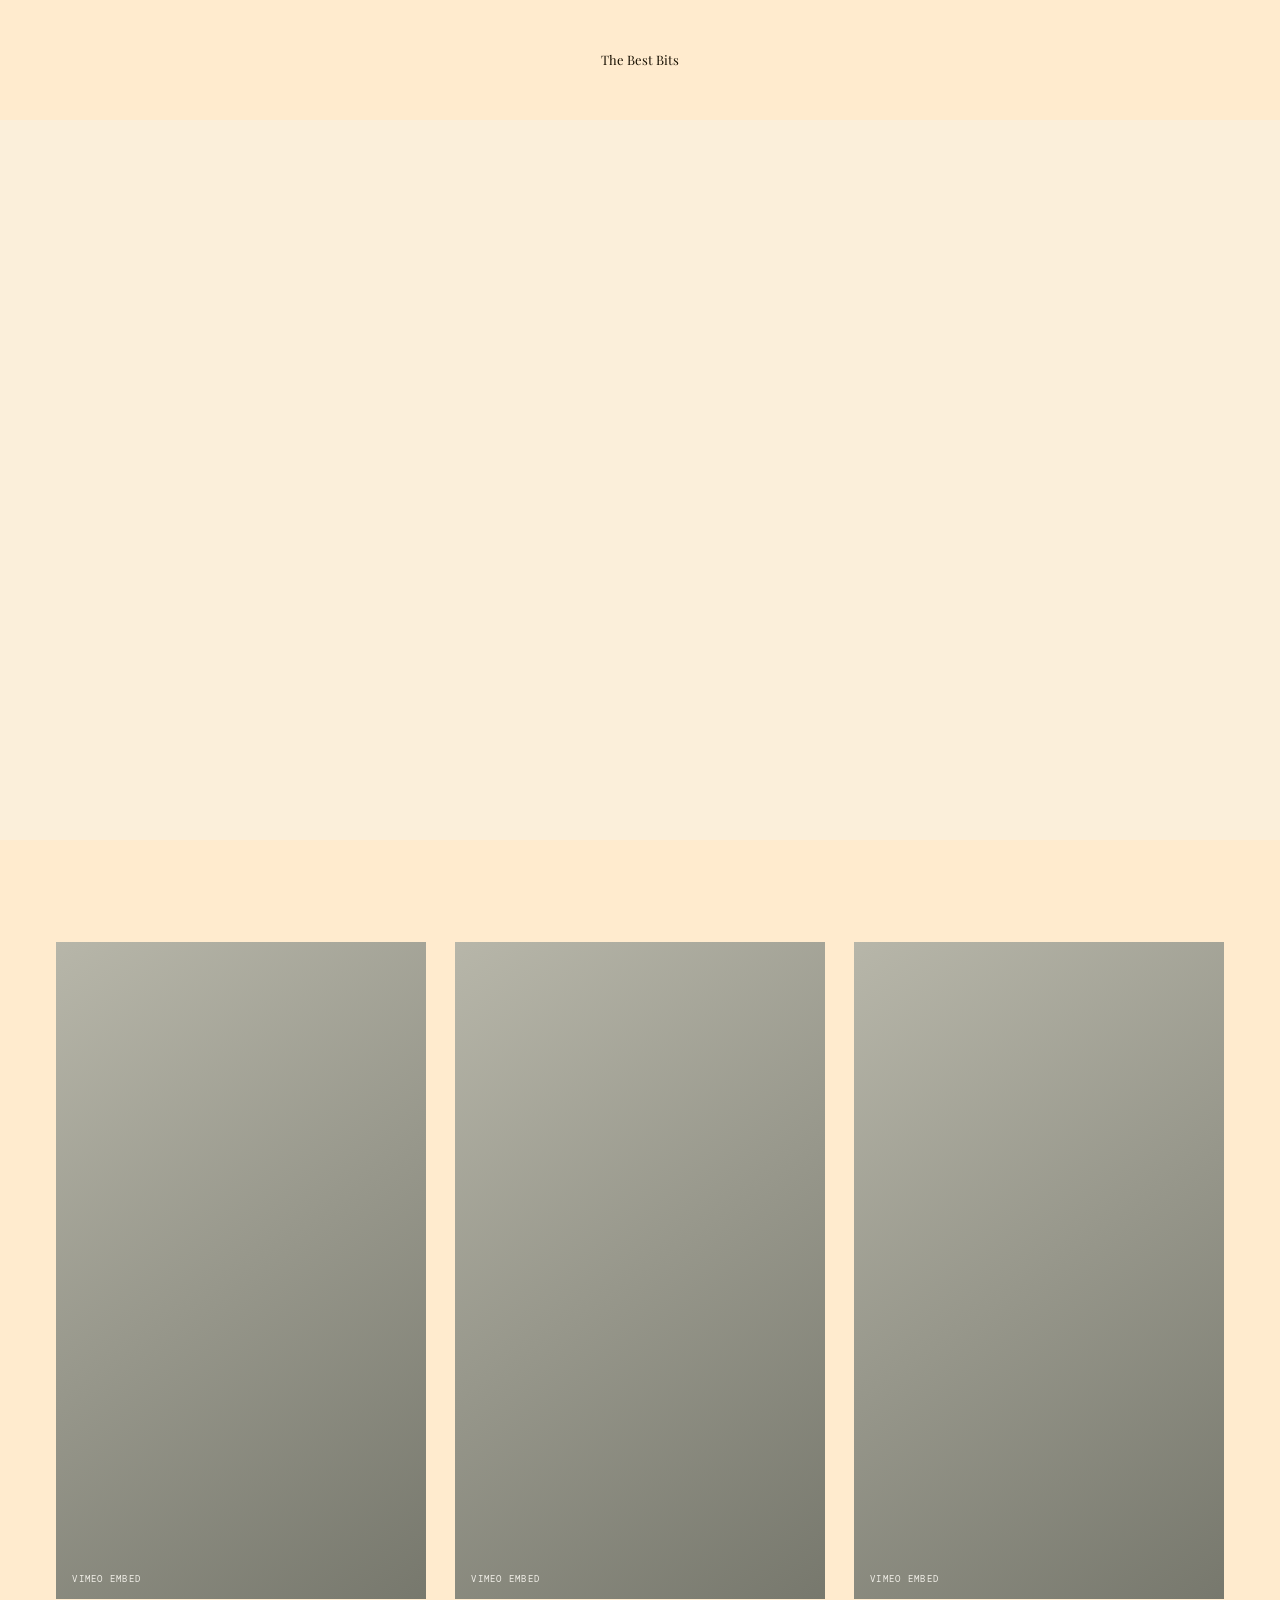
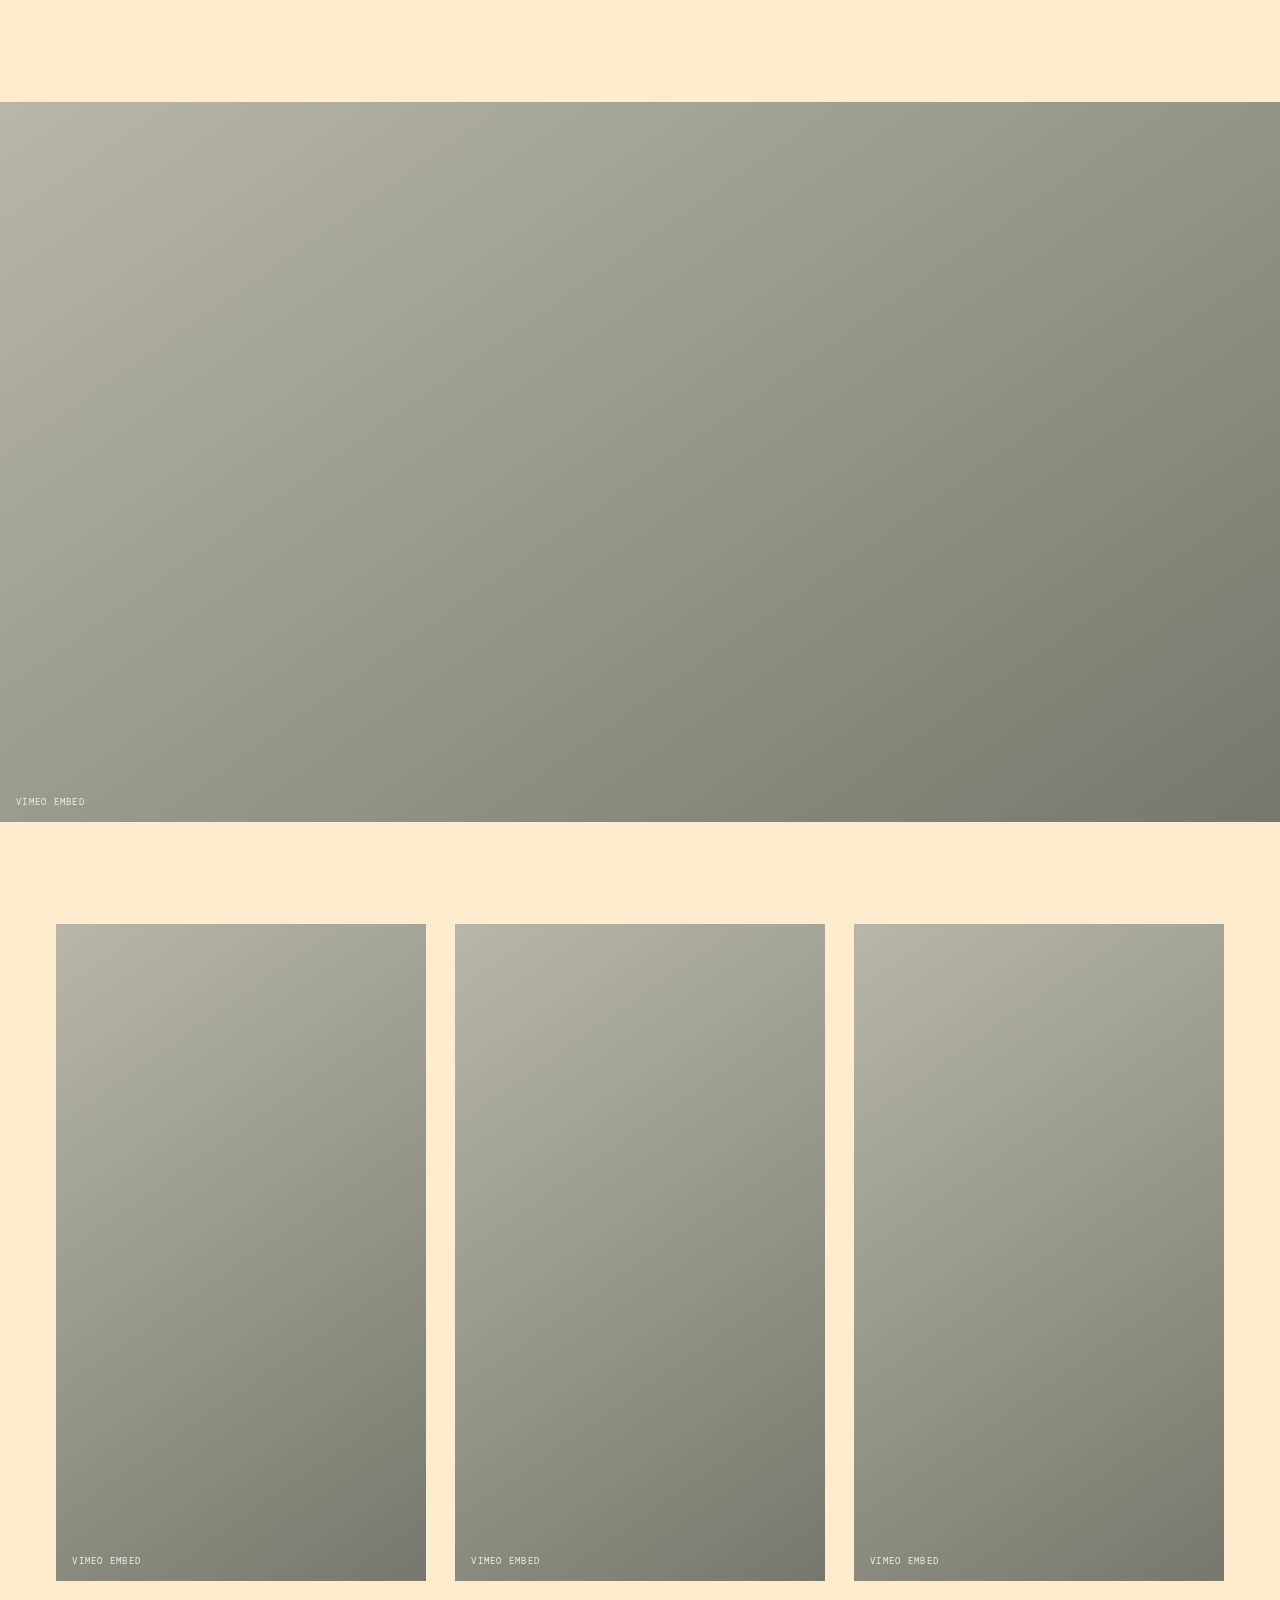
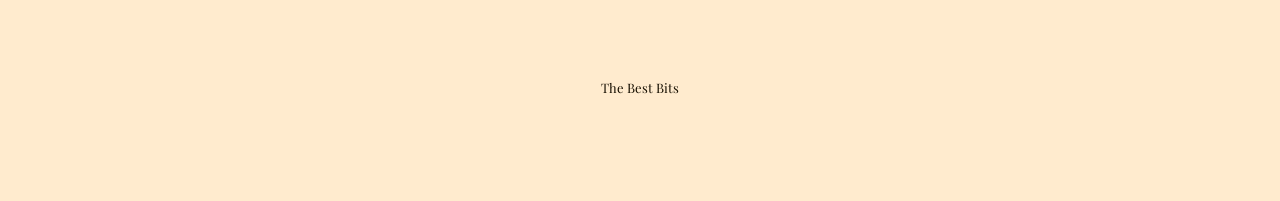
<file: claredeboer.html>
<!DOCTYPE html>
<html lang="en">
<head>
  <meta charset="utf-8">
  <meta name="viewport" content="width=device-width, initial-scale=1">
  <meta name="theme-color" content="#e9e6de">

  <title>The Best Bits</title>

  <meta name="description" content="Stissing House Craft Feast — celebrating food, craft, and the Stissing House experience.">

  <meta property="og:type" content="website">
  <meta property="og:site_name" content="Home Pictures">
  <meta property="og:title" content="The Best Bits">
  <meta property="og:description" content="Films celebrating food, craft, and the Stissing House experience.">
  <meta property="og:url" content="https://www.adollshousepictures.com/claredeboer.html">
  <meta property="og:image" content="https://www.adollshousepictures.com/claredeboer/share-image.jpg">
  <meta property="og:image:width" content="1200">
  <meta property="og:image:height" content="630">

  <meta name="twitter:card" content="summary_large_image">
  <meta name="twitter:title" content="Stissing House Craft Feast">
  <meta name="twitter:description" content="Films celebrating food, craft, and the Stissing House experience.">
  <meta name="twitter:image" content="https://www.adollshousepictures.com/claredeboer/share-image.jpg">

  <link rel="preconnect" href="https://player.vimeo.com">

  <link href="https://fonts.googleapis.com/css2?family=DM+Mono:wght@400;500&family=Manrope:wght@400;500;600&family=Playfair+Display:ital,wght@0,400;0,500;1,400;1,500&display=swap" rel="stylesheet">

  <style>
    :root {
      --paper: #ffebce;
      --ink: #181002;
      --muted: #77756d;
      --rule: rgba(23, 23, 20, 0.25);
      --gutter: clamp(18px, 4.4vw, 72px);
    }

    * {
      box-sizing: border-box;
    }

    html {
      scroll-behavior: smooth;
    }

    body {
      min-height: 100vh;
      margin: 0;
      display: flex;
      flex-direction: column;
      background: var(--paper);
      color: var(--ink);
      font-family: Manrope, Arial, sans-serif;
    }

    a {
      color: inherit;
      text-decoration: none;
    }

    .site-header {
      height: 120px;
      min-height: 120px;
      display: flex;
      align-items: center;
      justify-content: center;
      padding: 20px var(--gutter);
    }

    .site-title {
      color: var(--ink);
      font-family: "Playfair Display", Georgia, serif;
      font-size: 13px;
      font-weight: 100;
      line-height: 1.1;
      text-align: center;
    }

    .site-header img,
    footer img {
      display: block;
      width: 120px;
      max-width: 34vw;
      height: auto;
      border: 0;
      outline: 0;
      box-shadow: none;
    }

    .mono,
    .eyebrow,
    .meta,
    .nav {
      font-family: "DM Mono", monospace;
      font-size: 10px;
      letter-spacing: 0.12em;
      text-transform: uppercase;
    }

    .world-nav {
      display: flex;
      justify-content: center;
      align-items: center;
      flex-wrap: wrap;
      gap: clamp(24px, 5vw, 72px);
      padding: 0 var(--gutter) 32px;
      color: var(--muted);
    }

    .world-nav a {
      position: relative;
      padding: 8px 0;
      font-family: "DM Mono", monospace;
      font-size: 10px;
      letter-spacing: 0.12em;
      text-transform: uppercase;
      transition: color 180ms ease;
    }

    .world-nav a:hover,
    .world-nav a[aria-current="page"] {
      color: #151515;
    }

    .world-nav a[aria-current="page"]::after {
      position: absolute;
      right: 0;
      bottom: 2px;
      left: 0;
      height: 1px;
      background: currentColor;
      content: "";
    }

    .world-nav a:focus-visible {
      outline: 1px solid currentColor;
      outline-offset: 5px;
    }

    main {
      flex: 0 0 auto;
      width: 100%;
      padding: 0 var(--gutter);
    }

    .edition {
      display: flex;
      justify-content: space-between;
      gap: 20px;
      padding: 14px 0 38px;
      color: var(--muted);
    }

    .sequence {
      display: flex;
      flex-direction: column;
      gap: clamp(56px, 8vw, 120px);
    }

    .feature {
      width: 100vw;
      min-width: 0;
      margin-left: calc(50% - 50vw);
    }

    .frame {
      position: relative;
      width: 100%;
      overflow: hidden;
      aspect-ratio: 16 / 9;
      background: #fbefda;
    }

    .frame iframe {
      position: absolute;
      inset: 0;
      display: block;
      width: 100%;
      height: 100%;
      border: 0;
    }

    .video-click-layer {
      position: absolute;
      z-index: 2;
      inset: 0;
      width: 100%;
      height: 100%;
      border: 0;
      padding: 0;
      background: transparent;
      cursor: pointer;
    }

    .video-click-layer:focus,
    .video-click-layer:focus-visible,
    .frame,
    .frame iframe {
      outline: none !important;
      border: 0 !important;
      box-shadow: none !important;
    }

    .placeholder {
      position: absolute;
      inset: 0;
      display: flex;
      align-items: center;
      justify-content: center;
      background: linear-gradient(145deg, #b7b6a9, #77786d);
      color: #f2f0e9;
      font: italic clamp(22px, 4vw, 48px) "Playfair Display", Georgia, serif;
    }

    .placeholder::after {
      position: absolute;
      bottom: 14px;
      left: 16px;
      content: "VIMEO EMBED";
      font: 9px "DM Mono", monospace;
      letter-spacing: 0.14em;
    }

    .caption {
      display: flex;
      justify-content: space-between;
      align-items: baseline;
      gap: 18px;
      margin-top: 10px;
      padding-top: 12px;
    }

    .feature .caption {
      margin-inline: var(--gutter);
    }

    .caption h2 {
      margin: 0;
      font: 400 clamp(19px, 2.5vw, 31px) / 1.1 "Playfair Display", Georgia, serif;
    }

    .meta {
      color: var(--muted);
      font-size: 9px;
      white-space: nowrap;
    }

    .vertical-section {
      display: grid;
      grid-template-columns: repeat(3, minmax(0, 1fr));
      align-items: start;
      gap: clamp(14px, 2.3vw, 34px);
    }

    .vertical-section.two {
      grid-template-columns: repeat(2, minmax(0, 1fr));
      width: min(100%, 1000px);
      margin-inline: auto;
      gap: clamp(20px, 4vw, 64px);
    }

    .vertical .frame {
      width: auto;
      height: min(calc(100svh - 80px), calc((100vw - 2 * var(--gutter) - 2 * clamp(14px, 2.3vw, 34px)) / 3 * 1.7778));
      max-height: calc(100vh - 80px);
      aspect-ratio: 9 / 16;
      justify-self: center;
      border: 0;
      outline: none;
      box-shadow: none;
    }

    .section-head {
      display: flex;
      justify-content: space-between;
      align-items: baseline;
      gap: 20px;
      margin-bottom: 25px;
      padding-top: 12px;
      color: var(--muted);
    }

    .section-head .label {
      font: 10px "DM Mono", monospace;
      letter-spacing: 0.12em;
      text-transform: uppercase;
    }

    .section-head .note {
      color: var(--ink);
      font: italic 17px "Playfair Display", Georgia, serif;
    }

    .vertical .caption h2 {
      font-size: clamp(16px, 1.8vw, 24px);
    }

    /* Custom Vimeo controls */

    .player-ui {
      position: absolute;
      z-index: 5;
      inset: 0;
      display: flex;
      flex-direction: column;
      justify-content: flex-end;
      padding: 14px 16px;
      color: #f2f0e9;
      opacity: 0;
      pointer-events: none;
      background: transparent;
      transition: opacity 180ms ease;
    }

    .frame:hover .player-ui,
    .frame:focus-within .player-ui,
    .frame.is-paused .player-ui {
      opacity: 1;
    }

    .player-controls {
      display: flex;
      align-items: center;
      gap: 13px;
      width: 100%;
      pointer-events: auto;
    }

    .player-button {
      display: grid;
      place-items: center;
      flex: 0 0 28px;
      width: 28px;
      height: 28px;
      padding: 0;
      border: 0;
      background: transparent;
      color: inherit;
      cursor: pointer;
    }

    .player-button svg {
      display: block;
      width: 17px;
      height: 17px;
      fill: none;
      stroke: currentColor;
      stroke-width: 1.4;
      stroke-linecap: square;
      stroke-linejoin: miter;
    }

    .player-time {
      font: 9px "DM Mono", monospace;
      white-space: nowrap;
      letter-spacing: 0.04em;
      font-variant-numeric: tabular-nums;
    }

    .player-progress {
      position: relative;
      display: flex;
      flex: 1;
      align-items: center;
      height: 24px;
      min-width: 20px;
      cursor: pointer;
      touch-action: pan-y;
    }

    .player-track {
      position: relative;
      width: 100%;
      height: 1px;
      background: rgba(242, 240, 233, 0.45);
    }

    .player-played {
      position: absolute;
      inset: 0 auto 0 0;
      width: 0%;
      background: #f2f0e9;
    }

    .player-thumb {
      position: absolute;
      top: 50%;
      left: 0%;
      width: 5px;
      height: 5px;
      border-radius: 50%;
      background: #f2f0e9;
      transform: translate(-50%, -50%);
    }

    .player-button:hover {
      opacity: 0.65;
    }

    .player-button:focus-visible,
    .player-progress:focus-visible,
    .volume-slider:focus-visible {
      outline: 1px solid currentColor;
      outline-offset: 4px;
    }

    /* Volume control */

    .volume-control {
      display: flex;
      align-items: center;
      gap: 7px;
      flex: 0 0 auto;
    }

    .volume-toggle {
      flex: 0 0 28px;
      width: 28px;
    }

    .volume-slider {
      display: block;
      width: 64px;
      height: 18px;
      margin: 0;
      padding: 0;
      accent-color: #f2f0e9;
      cursor: pointer;
      background: transparent;
    }

    .volume-slider {
      appearance: none;
      -webkit-appearance: none;
    }

    .volume-slider::-webkit-slider-runnable-track {
      height: 1px;
      background: rgba(242, 240, 233, 0.5);
    }

    .volume-slider::-moz-range-track {
      height: 1px;
      background: rgba(242, 240, 233, 0.5);
    }

    .volume-slider::-webkit-slider-thumb {
      appearance: none;
      -webkit-appearance: none;
      width: 7px;
      height: 7px;
      margin-top: -3px;
      border: 0;
      border-radius: 50%;
      background: #f2f0e9;
    }

    .volume-slider::-moz-range-thumb {
      width: 7px;
      height: 7px;
      border: 0;
      border-radius: 50%;
      background: #f2f0e9;
    }

    footer {
      flex: 1 0 220px;
      min-height: 220px;
      display: flex;
      align-items: center;
      justify-content: center;
      padding: 24px var(--gutter) 30px;
      color: var(--ink);
      font-family: "Playfair Display", Georgia, serif;
      font-size: 13px;
      font-weight: 100;
      line-height: 1.1;
      text-align: center;
    }

    /* Mobile */

    @media (max-width: 700px) {
      .site-header {
        height: 100px;
        min-height: 100px;
      }

      .world-nav {
        gap: clamp(18px, 5vw, 30px);
        padding-bottom: 26px;
      }

      .world-nav a {
        font-size: 9px;
        letter-spacing: 0.09em;
      }

      footer {
        min-height: 180px;
        flex-basis: 180px;
      }

      .edition {
        padding-bottom: 26px;
      }

      .sequence {
        gap: 58px;
      }

      .vertical-section {
        grid-template-columns: repeat(3, minmax(0, 1fr));
        gap: 10px;
      }

      .vertical .frame {
        height: min(calc(100svh - 80px), calc((100vw - 2 * var(--gutter) - 20px) / 3 * 1.7778));
        max-width: 100%;
      }

      .vertical-section.two {
        width: 100%;
        gap: 14px;
      }

      .caption {
        align-items: flex-start;
        flex-direction: column;
        gap: 6px;
      }

      .caption h2 {
        font-size: 17px;
      }

      .vertical .caption h2 {
        font-size: 15px;
      }

      .meta {
        font-size: 8px;
      }

      .player-ui {
        padding: 8px;
        opacity: 1;
      }

      .player-controls {
        gap: 7px;
      }

      .player-button {
        flex-basis: 25px;
        width: 25px;
        height: 25px;
      }

      .player-button svg {
        width: 15px;
        height: 15px;
      }

      .player-time {
        font-size: 8px;
      }

      .volume-control {
        gap: 4px;
      }

      .volume-toggle {
        flex-basis: 25px;
        width: 25px;
      }

      .volume-slider {
        width: 42px;
      }
    }

    @media (max-width: 420px) {
      .world-nav {
        gap: 16px;
      }

      .world-nav a {
        font-size: 8px;
        letter-spacing: 0.07em;
      }

      .vertical-section {
        gap: 7px;
      }

      .vertical .caption h2 {
        font-size: 13px;
      }

      .vertical .meta {
        font-size: 7px;
      }

      .section-head .note {
        font-size: 15px;
      }

      .player-controls {
        gap: 4px;
      }

      .player-time {
        font-size: 7px;
      }

      .volume-slider {
        width: 30px;
      }
    }

    @media (hover: none) {
      .player-ui {
        opacity: 1;
      }
    }

    @media (prefers-reduced-motion: reduce) {
      html {
        scroll-behavior: auto;
      }

      .player-ui {
        transition: none;
      }
    }
  </style>
</head>

<body>
  <header class="site-header" aria-label="The Best Bits">
    <div class="site-title">The Best Bits</div>
  </header>

  <main id="films">
    <section class="sequence" aria-label="Video collection">

      <article class="feature">
        <div class="frame" data-vimeo="1238791486/f812399b69" data-autoplay="true">
          <div class="placeholder"></div>
        </div>
      </article>

      <section class="vertical-section" aria-label="Vertical videos">
        <article class="film vertical">
          <div class="frame" data-vimeo="1238795666/8722f91036">
            <div class="placeholder"></div>
          </div>
        </article>

        <article class="film vertical">
          <div class="frame" data-vimeo="1238797685/fc0de46f67">
            <div class="placeholder"></div>
          </div>
        </article>

        <article class="film vertical">
          <div class="frame" data-vimeo="1238800030/dc52b029f4">
            <div class="placeholder"></div>
          </div>
        </article>
      </section>

      <article class="feature">
        <div class="frame" data-vimeo="1238872728/691022f8e8" data-autoplay="true">
          <div class="placeholder"></div>
        </div>
      </article>

      <section class="vertical-section" aria-label="Vertical videos">
        <article class="film vertical">
          <div class="frame" data-vimeo="1238867000/d2ca40a157">
            <div class="placeholder"></div>
          </div>
        </article>

        <article class="film vertical">
          <div class="frame" data-vimeo="1238867022/0904fc337c">
            <div class="placeholder"></div>
          </div>
        </article>

        <article class="film vertical">
          <div class="frame" data-vimeo="1238867009/48c16fad70">
            <div class="placeholder"></div>
          </div>
        </article>
      </section>

    </section>
  </main>

  <footer id="about">
    The Best Bits
  </footer>

  <script src="https://player.vimeo.com/api/player.js"></script>

  <script>
    document.querySelectorAll(".frame[data-vimeo]").forEach(function (frame) {
      const value = (frame.dataset.vimeo || "").trim();

      if (!value) return;

      const parts = value.split("/");
      const videoId = parts[0];
      const hash = parts[1];
      const autoplay = frame.dataset.autoplay === "true";

      const iframe = document.createElement("iframe");

      iframe.src =
        "https://player.vimeo.com/video/" +
        encodeURIComponent(videoId) +
        "?controls=0&title=0&byline=0&portrait=0&dnt=1" +
        (hash ? "&h=" + encodeURIComponent(hash) : "") +
        (autoplay ? "&autoplay=1&muted=1" : "");

      iframe.title = "Vimeo video";
      iframe.allow = "autoplay; fullscreen; picture-in-picture";
      iframe.allowFullscreen = true;
      iframe.loading = "lazy";

      frame.replaceChildren(iframe);

      const clickLayer = document.createElement("button");
      clickLayer.className = "video-click-layer";
      clickLayer.type = "button";
      clickLayer.setAttribute("aria-label", "Play or pause video");
      frame.appendChild(clickLayer);

      const ui = document.createElement("div");
      ui.className = "player-ui";

      ui.innerHTML = `
        <div class="player-controls">
          <button class="player-button play-toggle"
            aria-label="Play video" type="button">
            <svg viewBox="0 0 20 20" aria-hidden="true">
              <path d="M6 3.5 L16 10 L6 16.5 Z"
                fill="currentColor" stroke="none"/>
            </svg>
          </button>

          <span class="player-time current-time">0:00</span>

          <div class="player-progress"
            role="slider"
            tabindex="0"
            aria-label="Video progress"
            aria-valuemin="0"
            aria-valuemax="100"
            aria-valuenow="0">
            <div class="player-track">
              <div class="player-played"></div>
              <div class="player-thumb"></div>
            </div>
          </div>

          <span class="player-time duration">0:00</span>

          <div class="volume-control">
            <button class="player-button volume-toggle"
              type="button"
              aria-label="Unmute video"
              aria-pressed="true">
              <svg viewBox="0 0 20 20" aria-hidden="true">
                <path d="M3 8 H6 L10 4 V16 L6 12 H3 Z"/>
                <path d="M13 7 Q17 10 13 13"/>
                <path d="M15 4 Q21 10 15 16"/>
              </svg>
            </button>

            <input class="volume-slider"
              type="range"
              min="0"
              max="1"
              step="0.05"
              value="${autoplay ? "0" : "1"}"
              aria-label="Volume"
              title="Volume">
          </div>

          <button class="player-button fullscreen-toggle"
            aria-label="Enter fullscreen" type="button">
            <svg viewBox="0 0 20 20" aria-hidden="true">
              <path d="M3 7 V3 H7 M13 3 H17 V7
                       M17 13 V17 H13 M7 17 H3 V13"/>
            </svg>
          </button>
        </div>
      `;

      frame.appendChild(ui);

      const player = new Vimeo.Player(iframe);
      const playButton = ui.querySelector(".play-toggle");
      const progress = ui.querySelector(".player-progress");
      const played = ui.querySelector(".player-played");
      const thumb = ui.querySelector(".player-thumb");
      const currentTime = ui.querySelector(".current-time");
      const duration = ui.querySelector(".duration");
      const fullscreenButton = ui.querySelector(".fullscreen-toggle");
      const volumeButton = ui.querySelector(".volume-toggle");
      const volumeSlider = ui.querySelector(".volume-slider");

      let videoDuration = 0;
      let dragging = false;
      let lastVolume = autoplay ? 0 : 1;
      let isMuted = autoplay;

      function formatTime(seconds) {
        if (!Number.isFinite(seconds)) return "0:00";

        const total = Math.floor(seconds);
        const minutes = Math.floor(total / 60);
        const remaining = String(total % 60).padStart(2, "0");

        return minutes + ":" + remaining;
      }

      function updateProgress(seconds) {
        const percent = videoDuration
          ? Math.min(100, Math.max(0, seconds / videoDuration * 100))
          : 0;

        played.style.width = percent + "%";
        thumb.style.left = percent + "%";

        progress.setAttribute("aria-valuenow", String(Math.round(percent)));
        currentTime.textContent = formatTime(seconds);
      }

      function updatePlayButton(isPlaying) {
        frame.classList.toggle("is-paused", !isPlaying);

        playButton.setAttribute(
          "aria-label",
          isPlaying ? "Pause video" : "Play video"
        );

        playButton.innerHTML = isPlaying
          ? `<svg viewBox="0 0 20 20" aria-hidden="true">
               <path d="M6 4 V16 M14 4 V16"/>
             </svg>`
          : `<svg viewBox="0 0 20 20" aria-hidden="true">
               <path d="M6 3.5 L16 10 L6 16.5 Z"
                 fill="currentColor" stroke="none"/>
             </svg>`;
      }

      function updateVolumeControl(volume, muted) {
        const safeVolume = Math.min(1, Math.max(0, Number(volume) || 0));

        isMuted = Boolean(muted) || safeVolume === 0;
        volumeSlider.value = isMuted ? "0" : String(safeVolume);

        volumeButton.setAttribute(
          "aria-label",
          isMuted ? "Unmute video" : "Mute video"
        );

        volumeButton.setAttribute("aria-pressed", String(isMuted));

        if (isMuted) {
          volumeButton.innerHTML = `
            <svg viewBox="0 0 20 20" aria-hidden="true">
              <path d="M3 8 H6 L10 4 V16 L6 12 H3 Z"/>
              <path d="M13 8 L18 13 M18 8 L13 13"/>
            </svg>`;
        } else if (safeVolume < 0.5) {
          volumeButton.innerHTML = `
            <svg viewBox="0 0 20 20" aria-hidden="true">
              <path d="M3 8 H6 L10 4 V16 L6 12 H3 Z"/>
              <path d="M13 7 Q17 10 13 13"/>
            </svg>`;
        } else {
          volumeButton.innerHTML = `
            <svg viewBox="0 0 20 20" aria-hidden="true">
              <path d="M3 8 H6 L10 4 V16 L6 12 H3 Z"/>
              <path d="M13 7 Q17 10 13 13"/>
              <path d="M15 4 Q21 10 15 16"/>
            </svg>`;
        }
      }

      player.ready()
        .then(function () {
          return Promise.all([
            player.getDuration(),
            player.getVolume(),
            player.getMuted()
          ]);
        })
        .then(function (values) {
          videoDuration = values[0];
          duration.textContent = formatTime(videoDuration);

          updateVolumeControl(values[1], values[2]);

          if (autoplay) {
            return player.setMuted(true).then(function () {
              updateVolumeControl(0, true);
            });
          }
        })
        .catch(function (error) {
          console.warn("Vimeo player initialization failed:", error);
        });

      player.on("play", function () {
        updatePlayButton(true);
      });

      player.on("pause", function () {
        updatePlayButton(false);
      });

      player.on("ended", function () {
        updatePlayButton(false);
        updateProgress(videoDuration);
      });

      player.on("timeupdate", function (data) {
        if (!dragging) {
          updateProgress(data.seconds);
        }
      });

      player.on("volumechange", function (data) {
        if (data.volume > 0) {
          lastVolume = data.volume;
        }

        updateVolumeControl(data.volume, data.muted);
      });

      function togglePlayback() {
        player.getPaused()
          .then(function (paused) {
            return paused ? player.play() : player.pause();
          })
          .catch(function (error) {
            console.warn("Playback action failed:", error);
          });
      }

      clickLayer.addEventListener("click", togglePlayback);
      playButton.addEventListener("click", togglePlayback);

      function seekToPosition(event) {
        const rect = progress.getBoundingClientRect();

        const percent = Math.min(
          1,
          Math.max(0, (event.clientX - rect.left) / rect.width)
        );

        if (videoDuration) {
          updateProgress(percent * videoDuration);

          player.setCurrentTime(percent * videoDuration)
            .catch(function () {});
        }
      }

      progress.addEventListener("pointerdown", function (event) {
        dragging = true;
        progress.setPointerCapture(event.pointerId);
        seekToPosition(event);
      });

      progress.addEventListener("pointermove", function (event) {
        if (dragging) {
          seekToPosition(event);
        }
      });

      progress.addEventListener("pointerup", function () {
        dragging = false;
      });

      progress.addEventListener("pointercancel", function () {
        dragging = false;
      });

      progress.addEventListener("keydown", function (event) {
        if (event.key !== "ArrowLeft" && event.key !== "ArrowRight") {
          return;
        }

        event.preventDefault();

        player.getCurrentTime()
          .then(function (seconds) {
            const offset = event.key === "ArrowRight" ? 5 : -5;

            return player.setCurrentTime(
              Math.max(0, Math.min(videoDuration, seconds + offset))
            );
          })
          .catch(function () {});
      });

      volumeSlider.addEventListener("input", function () {
        const volume = Number(volumeSlider.value);

        if (volume > 0) {
          lastVolume = volume;

          player.setVolume(volume)
            .then(function () {
              return player.setMuted(false);
            })
            .then(function () {
              updateVolumeControl(volume, false);
            })
            .catch(function () {});
        } else {
          player.setVolume(0)
            .then(function () {
              return player.setMuted(true);
            })
            .then(function () {
              updateVolumeControl(0, true);
            })
            .catch(function () {});
        }
      });

      volumeButton.addEventListener("click", function () {
        if (isMuted) {
          const restoreVolume = lastVolume > 0 ? lastVolume : 1;

          player.setVolume(restoreVolume)
            .then(function () {
              return player.setMuted(false);
            })
            .then(function () {
              updateVolumeControl(restoreVolume, false);
            })
            .catch(function () {});
        } else {
          player.getVolume()
            .then(function (volume) {
              if (volume > 0) {
                lastVolume = volume;
              }

              return player.setMuted(true);
            })
            .then(function () {
              updateVolumeControl(0, true);
            })
            .catch(function () {});
        }
      });

      fullscreenButton.addEventListener("click", function () {
        player.requestFullscreen().catch(function () {});
      });

      player.on("fullscreenchange", function (data) {
        fullscreenButton.setAttribute(
          "aria-label",
          data.fullscreen ? "Exit fullscreen" : "Enter fullscreen"
        );
      });
    });
  </script>
</body>
</html>
</file>
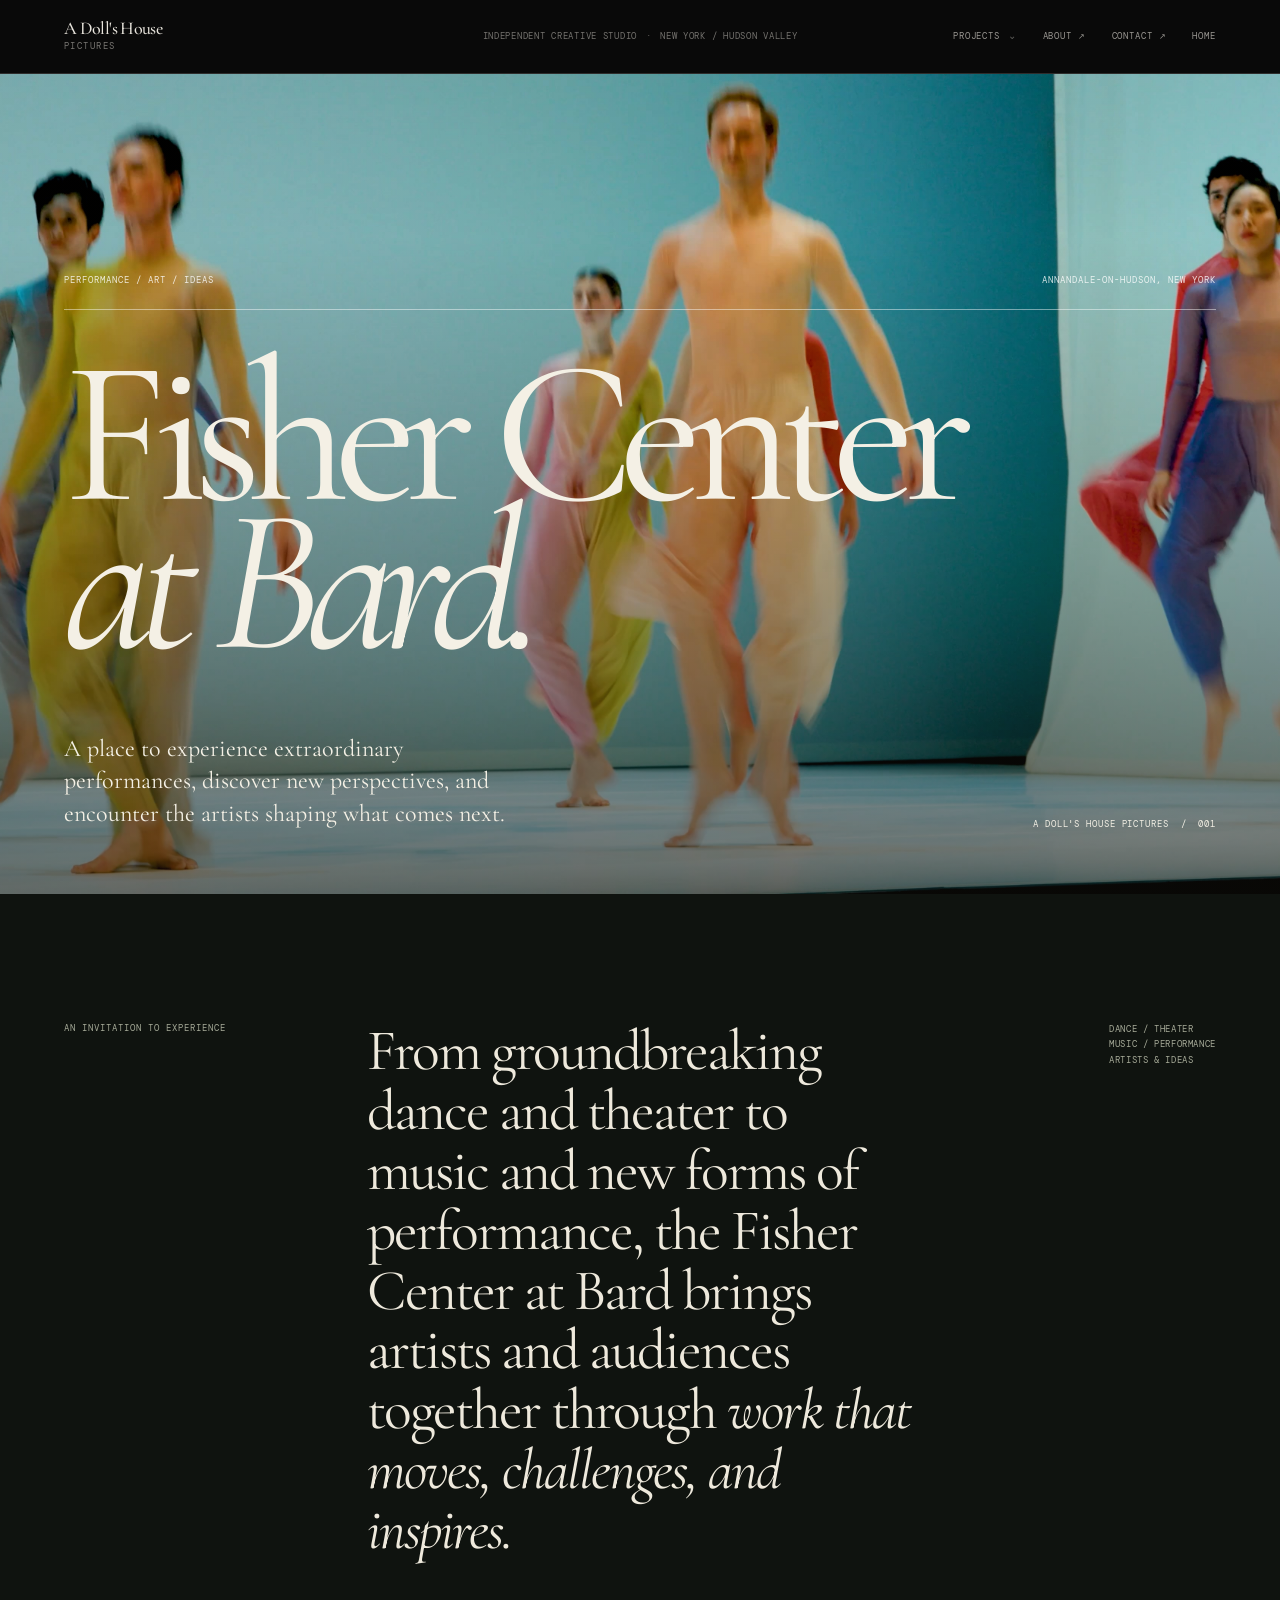
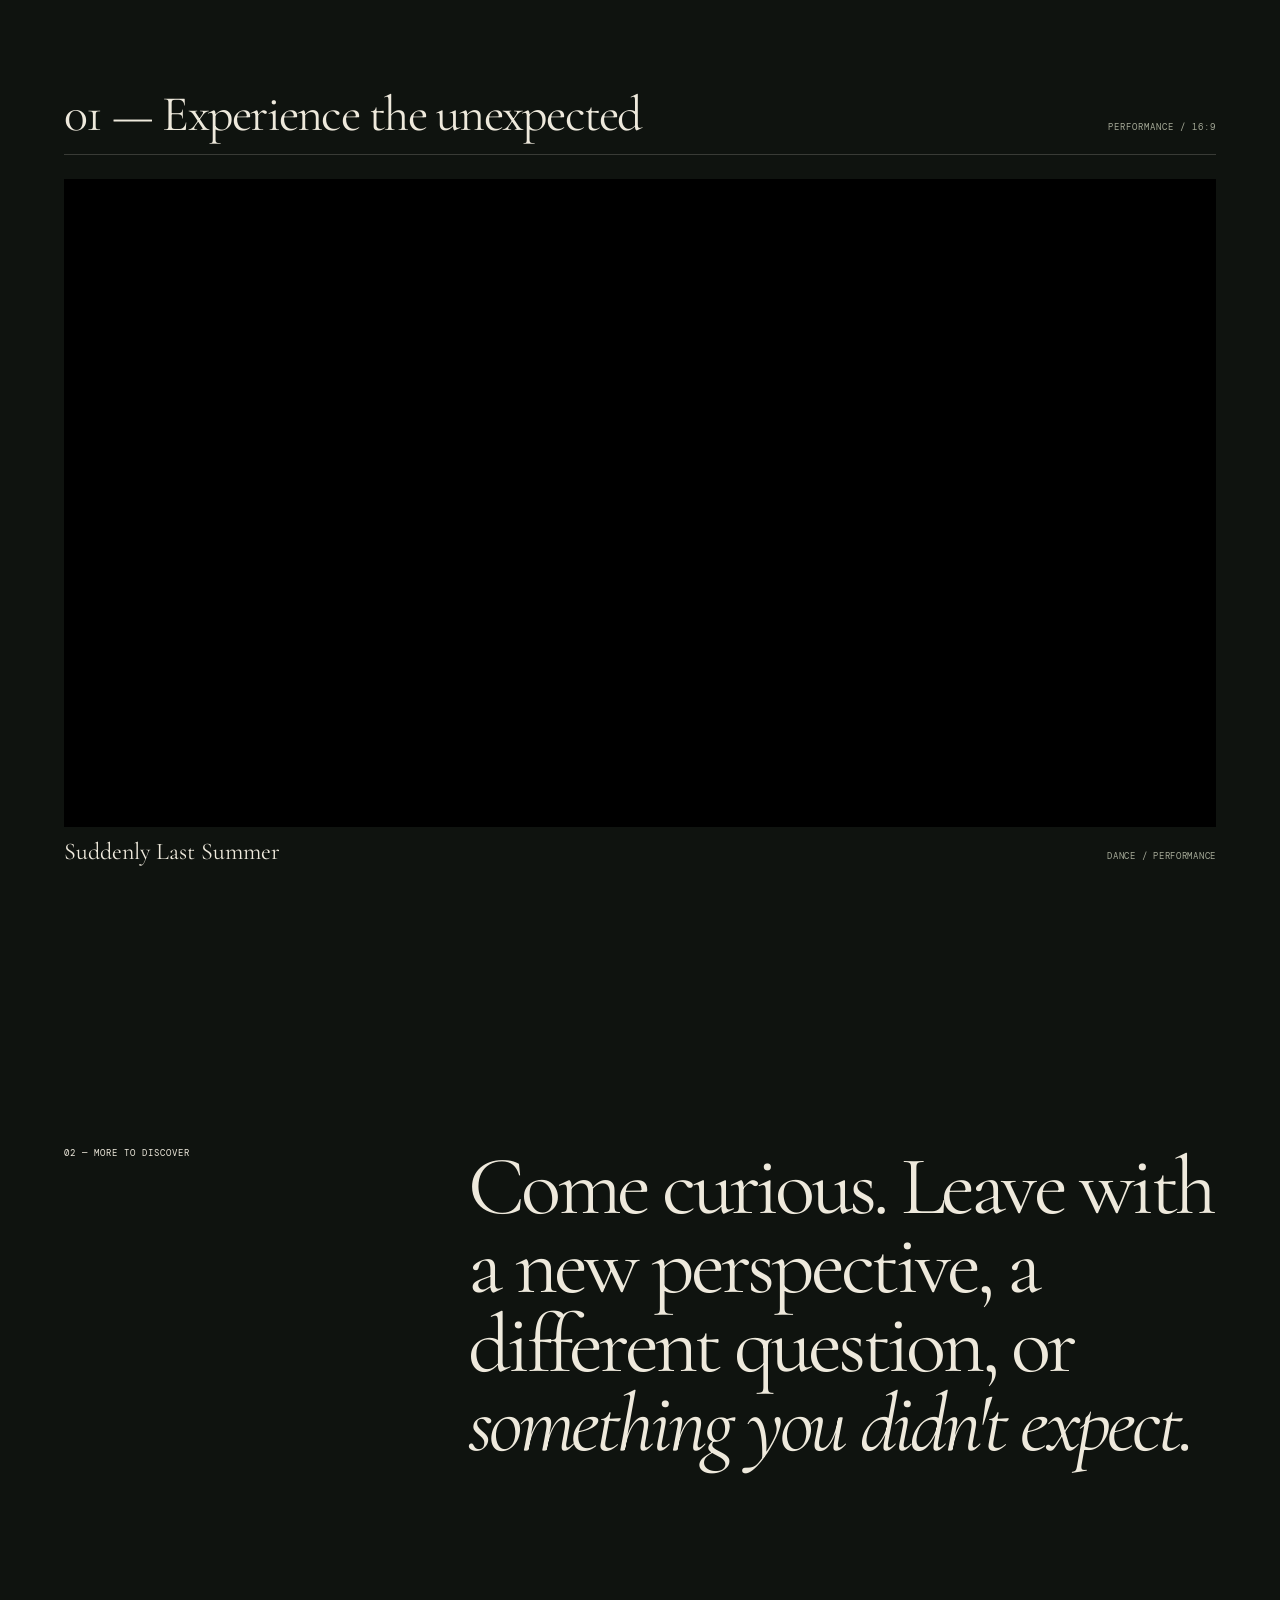
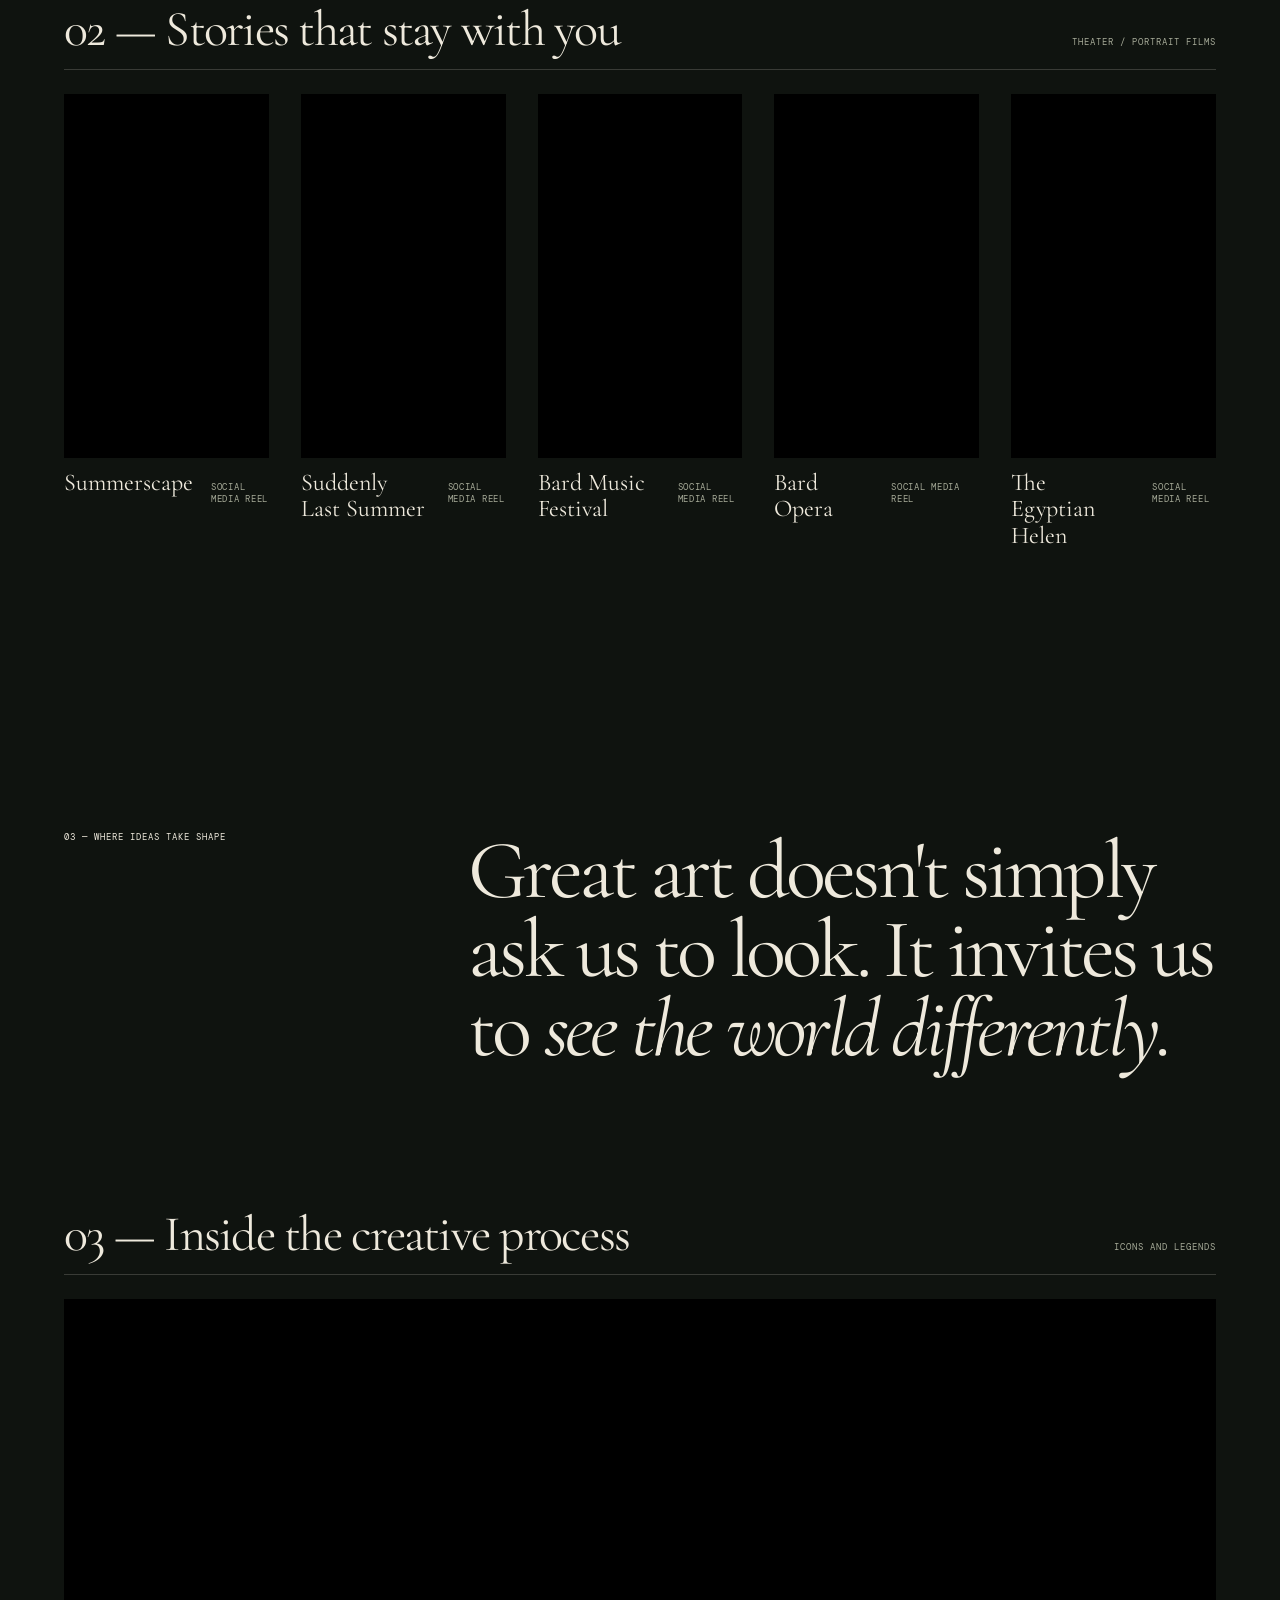
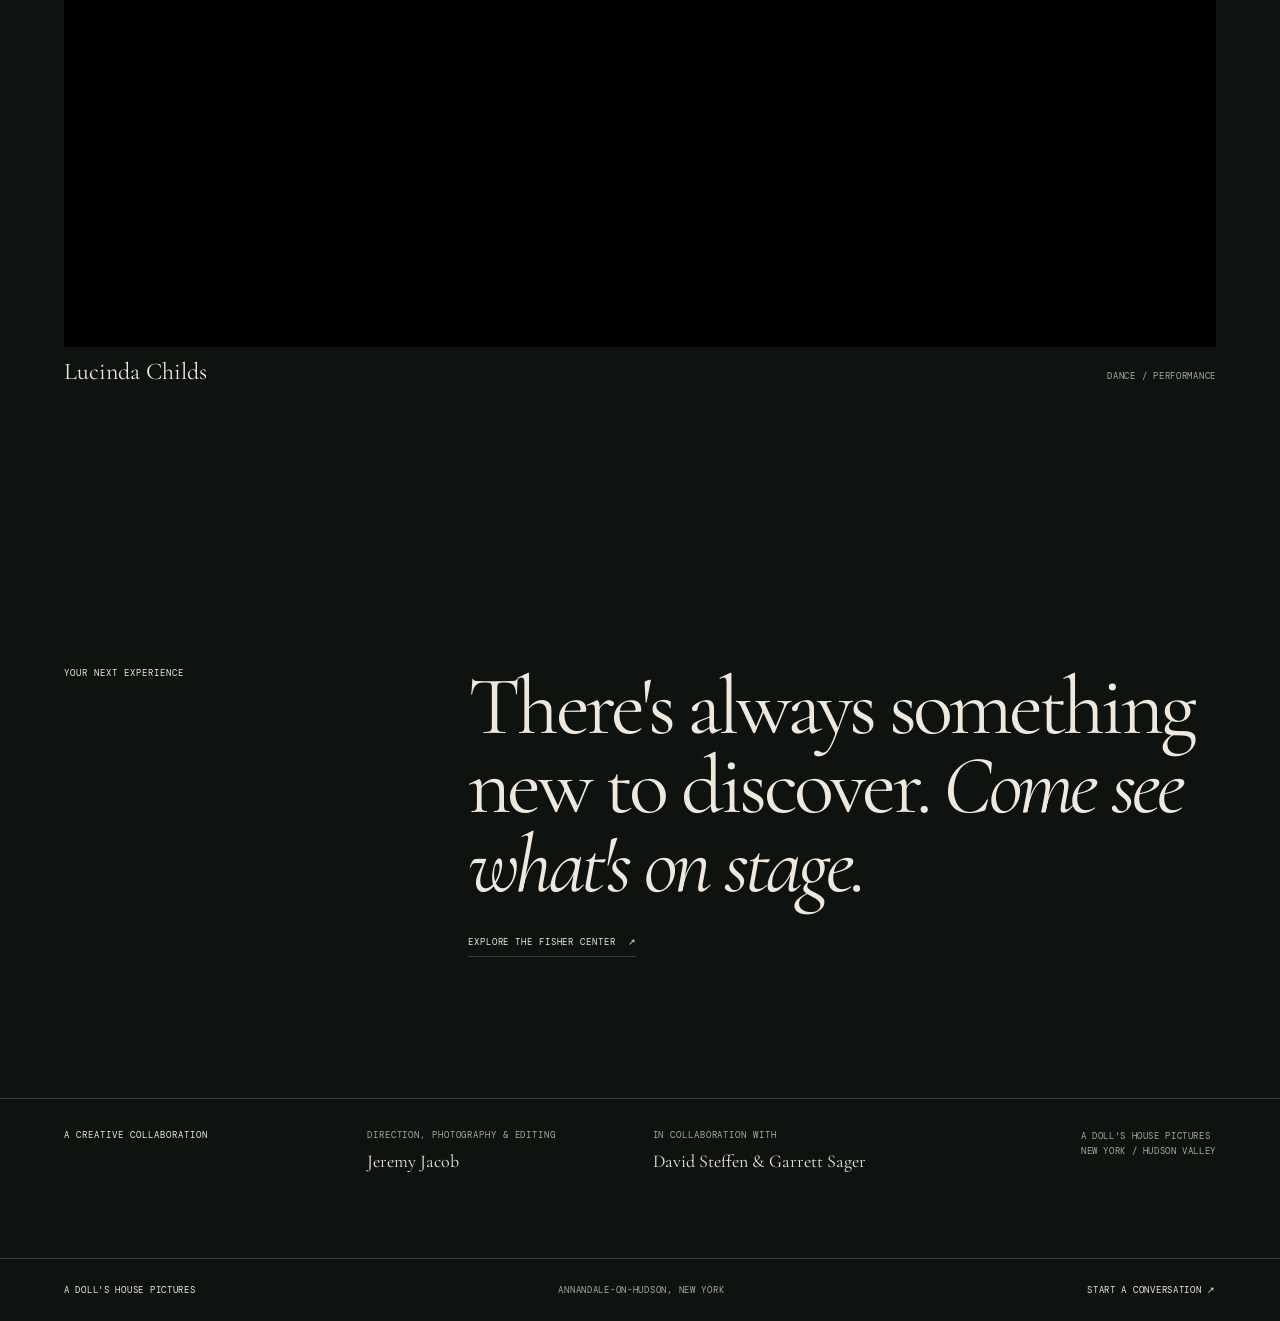
<file: fishercenter.html>
<!DOCTYPE html>
<html lang="en">
<head>
  <meta charset="utf-8">
  <meta name="viewport" content="width=device-width, initial-scale=1, viewport-fit=cover">
  <meta name="theme-color" content="#0f130f">

  <title>Fisher Center at Bard — A Doll's House Pictures</title>

  <meta name="description" content="Discover the performances, artists, and ideas at Fisher Center at Bard. Explore film and stories that invite audiences into the world of contemporary dance, theater, music, and live performance.">

  <meta property="og:type" content="website">
  <meta property="og:site_name" content="A Doll's House Pictures">
  <meta property="og:title" content="Fisher Center at Bard — A Doll's House Pictures">
  <meta property="og:description" content="Discover the performances, artists, and ideas at Fisher Center at Bard. Explore the people, creativity, and experiences that bring audiences together.">
  <meta property="og:url" content="https://www.adollshousepictures.com/fishercenter">
  <meta property="og:image" content="https://www.adollshousepictures.com/images/fcshareimage.jpg">

  <meta name="twitter:card" content="summary_large_image">
  <meta name="twitter:title" content="Fisher Center at Bard — A Doll's House Pictures">
  <meta name="twitter:description" content="Discover performances, artists, and new perspectives at Fisher Center at Bard.">
  <meta name="twitter:image" content="https://www.adollshousepictures.com/images/fcshareimage.jpg">

  <link rel="preconnect" href="https://player.vimeo.com">
  <link rel="preconnect" href="https://i.vimeocdn.com">
  <link rel="preconnect" href="https://f.vimeocdn.com">
  <link rel="dns-prefetch" href="//player.vimeo.com">

  <link rel="preconnect" href="https://fonts.googleapis.com">
  <link rel="preconnect" href="https://fonts.gstatic.com" crossorigin>

  <link href="https://fonts.googleapis.com/css2?family=Cormorant+Garamond:ital,wght@0,400;0,500;1,400;1,500&family=DM+Mono:wght@400;500&family=Manrope:wght@300;400;500;600&display=swap" rel="stylesheet">

  <link rel="stylesheet" href="css/navigation.css">

  <style>
    :root {
      --paper: #0f130f;
      --ink: #eee9dc;
      --muted: #a6aa98;
      --line: rgba(238,233,220,.19);
      --gutter: clamp(20px,5vw,78px);
      --mono: "DM Mono",monospace;
      --sans: Manrope,Arial,sans-serif;
      --serif: "Cormorant Garamond",Georgia,serif;
    }

    * {
      box-sizing: border-box;
    }

    html {
      scroll-behavior: smooth;
      background: var(--paper);
    }

    body {
      margin: 0;
      background: var(--paper);
      color: var(--ink);
      font-family: var(--sans);
      -webkit-font-smoothing: antialiased;
    }

    a {
      color: inherit;
      text-decoration: none;
    }

    button {
      font: inherit;
    }

    .mono,
    .eyebrow,
    .meta {
      font: 9px/1.4 var(--mono);
      letter-spacing: .11em;
      text-transform: uppercase;
    }

        /* ==========================================================
       HERO
    ========================================================== */

    .hero {
      min-height: min(820px,calc(100svh - 74px));
      position: relative;
      display: flex;
      align-items: flex-end;
      overflow: hidden;
      isolation: isolate;
      background: #202b20;
      color: #f4f0e5;
    }

    .hero-video {
      position: absolute;
      z-index: 0;
      inset: 0;
      overflow: hidden;
      background: #202b20;
      contain: paint;
    }

    .hero-poster {
      position: absolute;
      z-index: 2;
      inset: 0;
      background-image: url("images/fishercenterhero.jpg");
      background-size: cover;
      background-position: center;
      opacity: 1;
      transition: opacity .45s ease;
      pointer-events: none;
    }

    .hero-video.is-playing .hero-poster {
      opacity: 0;
    }

    .hero-video::after {
      content: "";
      position: absolute;
      z-index: 3;
      inset: 0;
      background: linear-gradient(
        180deg,
        rgba(15,14,10,.04) 20%,
        rgba(15,14,10,.56) 100%
      );
      pointer-events: none;
    }

    .hero-video iframe {
      position: absolute;
      z-index: 0;
      top: 50%;
      left: 50%;
      width: max(100%,177.78vh);
      height: max(100%,56.25vw);
      min-width: 100%;
      min-height: 100%;
      border: 0;
      transform: translate(-50%,-50%);
      pointer-events: none;
      background: #000;
    }

    .hero-inner {
      position: relative;
      z-index: 4;
      width: 100%;
      padding: clamp(28px,5vw,76px) var(--gutter) clamp(34px,5vw,70px);
    }

    .hero-meta {
      display: flex;
      justify-content: space-between;
      gap: 20px;
      padding-bottom: 22px;
      border-bottom: 1px solid rgba(255,255,255,.45);
      color: rgba(255,255,255,.82);
    }

    .hero h1 {
      margin: clamp(22px,4vw,52px) 0 0;
      font: 400 clamp(76px,16vw,240px)/.72 var(--serif);
      letter-spacing: -.075em;
    }

    .hero-bottom {
      display: flex;
      justify-content: space-between;
      align-items: flex-end;
      gap: 30px;
      margin-top: clamp(34px,6vw,82px);
    }

    .hero-bottom p {
      max-width: 470px;
      margin: 0;
      font: 400 clamp(17px,2vw,24px)/1.35 var(--serif);
    }

    .hero-index {
      font: 9px var(--mono);
      letter-spacing: .1em;
      text-transform: uppercase;
    }

    @media(max-width:700px) {
      .hero {
        min-height: 78svh;
      }

      .hero h1 {
        font-size: clamp(75px,20vw,130px);
      }

      .hero-meta {
        font-size: 8px;
      }

      .hero-bottom {
        align-items: flex-start;
        flex-direction: column;
        gap: 20px;
      }
    }

    /* ==========================================================
       INTRO
    ========================================================== */

    .intro {
      display: grid;
      grid-template-columns: 1fr 2fr 1fr;
      gap: 30px;
      padding: clamp(66px,10vw,150px) var(--gutter);
      align-items: start;
    }

    .intro-label {
      color: var(--muted);
    }

    .intro-copy {
      max-width: 760px;
      font: 400 clamp(30px,4.5vw,62px)/1.04 var(--serif);
      letter-spacing: -.035em;
    }

    .intro-copy em {
      font-weight: 400;
    }

    .intro-side {
      justify-self: end;
      max-width: 170px;
      color: var(--muted);
      font: 9px/1.7 var(--mono);
      letter-spacing: .07em;
      text-transform: uppercase;
    }

    /* ==========================================================
       SECTIONS
    ========================================================== */

    .section {
      padding: 0 var(--gutter) clamp(80px,11vw,160px);
    }

    .section-head {
      display: flex;
      justify-content: space-between;
      align-items: baseline;
      gap: 20px;
      padding: 0 0 15px;
      border-bottom: 1px solid var(--line);
      margin-bottom: 24px;
    }

    .section-head h2 {
      margin: 0;
      font: 400 clamp(27px,4vw,50px)/1 var(--serif);
      letter-spacing: -.035em;
    }

    .section-head .meta {
      color: var(--muted);
    }

    .wide-feature {
      width: 100%;
      margin: 0 auto;
    }

    /* ==========================================================
       VIDEO FRAMES
    ========================================================== */

    .video-frame {
      position: relative;
      isolation: isolate;
      overflow: hidden;
      background: #000;
      aspect-ratio: 16/9;
      width: 100%;
      height: auto;
      outline: none;
      flex: none;
    }

    .video-frame iframe {
      position: absolute;
      z-index: 0;
      inset: 0;
      width: 100%;
      height: 100%;
      border: 0;
      pointer-events: none;
    }

    .video-poster {
      position: absolute;
      z-index: 1;
      inset: 0;
      background-position: center;
      background-size: cover;
      opacity: 1;
      transition: opacity .35s ease;
      pointer-events: none;
    }

    .video-poster::after {
      content: "";
      position: absolute;
      inset: 0;
      background: linear-gradient(
        0deg,
        rgba(0,0,0,.18),
        transparent 35%
      );
    }

    .video-frame.is-ready .video-poster {
      opacity: 0;
    }

    .video-hit {
      position: absolute;
      z-index: 2;
      inset: 0;
      width: 100%;
      height: 100%;
      padding: 0;
      border: 0;
      background: transparent;
      cursor: pointer;
    }

    .video-hit:focus-visible {
      outline: 1px solid white;
      outline-offset: -8px;
    }

    /* ==========================================================
       CUSTOM VIDEO CONTROLS

       Desktop: controls appear on hover or keyboard focus.
       Touch: controls remain visible.
    ========================================================== */

    .video-controls {
      position: absolute;
      z-index: 4;
      right: 0;
      bottom: 0;
      left: 0;
      display: flex;
      align-items: center;
      gap: 12px;
      padding: 16px 18px;
      color: #f8f5ed;
      opacity: 0;
      pointer-events: none;
      transition:
        opacity .35s ease,
        transform .35s ease;
      transform: translateY(5px);
      background: linear-gradient(
        0deg,
        rgba(0,0,0,.48),
        transparent
      );
    }

    .video-frame:hover .video-controls,
    .video-frame:focus-within .video-controls {
      opacity: 1;
      pointer-events: auto;
      transform: translateY(0);
    }

    .video-controls button,
    .video-controls input {
      pointer-events: auto;
    }

    .control-button {
      width: 28px;
      height: 28px;
      display: grid;
      place-items: center;
      border: 0;
      background: transparent;
      color: inherit;
      padding: 0;
      cursor: pointer;
      opacity: .9;
      transition: opacity .2s ease;
    }

    .control-button:hover {
      opacity: .6;
    }

    .control-button svg {
      width: 17px;
      height: 17px;
      fill: none;
      stroke: currentColor;
      stroke-width: 1.35;
      stroke-linecap: square;
      stroke-linejoin: miter;
    }

    .video-time {
      font: 9px var(--mono);
      font-variant-numeric: tabular-nums;
      white-space: nowrap;
    }

    .video-progress {
      appearance: none;
      -webkit-appearance: none;
      flex: 1;
      min-width: 30px;
      height: 18px;
      margin: 0;
      background: transparent;
      cursor: pointer;
    }

    .video-progress::-webkit-slider-runnable-track {
      height: 1px;
      background: linear-gradient(
        to right,
        #f8f5ed var(--progress,0%),
        rgba(248,245,237,.45) var(--progress,0%)
      );
    }

    .video-progress::-moz-range-track {
      height: 1px;
      background: rgba(248,245,237,.45);
    }

    .video-progress::-moz-range-progress {
      height: 1px;
      background: #f8f5ed;
    }

    .video-progress::-webkit-slider-thumb {
      -webkit-appearance: none;
      width: 5px;
      height: 5px;
      border-radius: 50%;
      background: #f8f5ed;
      margin-top: -2px;
    }

    .video-progress::-moz-range-thumb {
      width: 5px;
      height: 5px;
      border: 0;
      border-radius: 50%;
      background: #f8f5ed;
    }

    /* ==========================================================
       CAPTIONS
    ========================================================== */

    .caption {
      display: flex;
      justify-content: space-between;
      gap: 18px;
      align-items: baseline;
      padding-top: 12px;
      color: var(--muted);
    }

    .caption strong {
      font: 400 clamp(17px,2vw,24px)/1.1 var(--serif);
      color: var(--ink);
    }

    .caption span {
      font: 9px var(--mono);
      letter-spacing: .08em;
      text-transform: uppercase;
    }

    /* ==========================================================
       VERTICAL VIDEO GRID
    ========================================================== */

    .vertical-video-grid {
      display: grid;
      grid-template-columns: repeat(5,minmax(0,1fr));
      gap: clamp(16px,2.5vw,36px);
      align-items: start;
    }

    .vertical-video-grid article {
      min-width: 0;
    }

    .vertical-video-grid .video-frame {
      aspect-ratio: 9/16;
      width: 100%;
    }

    /* ==========================================================
       INTERLUDE
    ========================================================== */

    .interlude {
      padding: clamp(75px,11vw,160px) var(--gutter);
      display: grid;
      grid-template-columns: 1fr 2fr;
      gap: 30px;
      align-items: start;
    }

    .interlude blockquote {
      margin: 0;
      max-width: 900px;
      font: 400 clamp(36px,6.5vw,90px)/.95 var(--serif);
      letter-spacing: -.045em;
    }

    .interlude blockquote em {
      font-weight: 400;
    }

    /* ==========================================================
       VISIT CTA
    ========================================================== */

    .visit-link {
      display: inline-flex;
      align-items: center;
      gap: 12px;
      margin-top: 32px;
      padding-bottom: 8px;
      border-bottom: 1px solid var(--line);
      font: 9px var(--mono);
      letter-spacing: .1em;
      text-transform: uppercase;
      transition: opacity .2s;
    }

    .visit-link:hover {
      opacity: .65;
    }

    /* ==========================================================
       CREDITS
    ========================================================== */

    .credits {
      display: grid;
      grid-template-columns: 1fr 2fr 1fr;
      gap: 30px;
      padding: 30px var(--gutter) 85px;
      border-top: 1px solid var(--line);
    }

    .credits-list {
      display: grid;
      grid-template-columns: repeat(2,minmax(0,1fr));
      gap: 25px;
    }

    .credit-label {
      display: block;
      margin-bottom: 8px;
      color: var(--muted);
      font: 9px var(--mono);
      letter-spacing: .1em;
      text-transform: uppercase;
    }

    .credit-value {
      font: 400 18px/1.35 var(--serif);
    }

    /* ==========================================================
       FOOTER
    ========================================================== */

    .footer {
      display: flex;
      justify-content: space-between;
      align-items: center;
      gap: 20px;
      padding: 25px var(--gutter);
      border-top: 1px solid var(--line);
      font: 9px var(--mono);
      letter-spacing: .08em;
      text-transform: uppercase;
      color: var(--muted);
    }

    .footer a {
      color: var(--ink);
    }

    /* ==========================================================
       TABLET
    ========================================================== */

    @media(max-width:1000px) {
      .intro {
        grid-template-columns: 1fr 2fr;
      }

      .intro-side {
        grid-column: 2;
        justify-self: start;
      }

      .vertical-video-grid {
        grid-template-columns: repeat(3,minmax(0,1fr));
      }
    }

    /* ==========================================================
       MOBILE
    ========================================================== */

    @media(max-width:700px) {
      .hero {
        min-height: 78svh;
      }

      .hero h1 {
        font-size: clamp(75px,20vw,130px);
      }

      .hero-meta {
        font-size: 8px;
      }

      .hero-bottom {
        align-items: flex-start;
        flex-direction: column;
        gap: 20px;
      }

      .intro {
        grid-template-columns: 1fr;
        gap: 20px;
        padding-block: 70px;
      }

      .intro-side {
        grid-column: auto;
      }

      .intro-copy {
        font-size: clamp(34px,10vw,51px);
      }

      .section {
        padding-bottom: 85px;
      }

      .section-head {
        align-items: flex-start;
        flex-direction: column;
        gap: 8px;
      }

      .vertical-video-grid {
        grid-template-columns: repeat(2,minmax(0,1fr));
        gap: 24px 14px;
      }

      .interlude {
        grid-template-columns: 1fr;
        gap: 22px;
        padding-block: 80px;
      }

      .interlude blockquote {
        font-size: clamp(45px,13vw,68px);
      }

      .credits {
        grid-template-columns: 1fr;
        gap: 22px;
        padding-bottom: 60px;
      }

      .credits-list {
        gap: 18px;
      }

      .footer {
        align-items: flex-start;
        flex-wrap: wrap;
        font-size: 8px;
      }

      .video-controls {
        padding: 8px;
        gap: 5px;
      }

      .control-button {
        width: 25px;
        height: 25px;
      }

      .video-time {
        font-size: 7px;
      }

      .video-progress {
        min-width: 18px;
      }
    }

    @media(hover:none) {
      .video-controls {
        opacity: 1;
        pointer-events: auto;
        transform: none;
      }
    }

    @media(prefers-reduced-motion:reduce) {
      html {
        scroll-behavior: auto;
      }

      *,
      *::before,
      *::after {
        transition-duration: .01ms !important;
      }
    }
  </style>
</head>

<body>

  <div id="site-navigation"></div>

  <main>

    <!-- HERO -->

    <section class="hero" aria-label="Fisher Center at Bard">

      <div class="hero-video">

        <div class="hero-poster"></div>

        <iframe
          src="https://player.vimeo.com/video/1097503593?h=a40ba8cef6&background=1&autoplay=1&muted=1&loop=1&autopause=0&controls=0&title=0&byline=0&portrait=0&transparent=0&dnt=1&playsinline=1"
          title="Fisher Center at Bard — Performance"
          allow="autoplay; fullscreen; picture-in-picture"
          allowfullscreen
          loading="eager"
          fetchpriority="high">
        </iframe>

      </div>

      <div class="hero-inner">

        <div class="hero-meta mono">
          <span>Performance / Art / Ideas</span>
          <span>Annandale-on-Hudson, New York</span>
        </div>

        <h1>
          Fisher Center<br>
          <span style="font-style:italic">at Bard.</span>
        </h1>

        <div class="hero-bottom">

          <p>
            A place to experience extraordinary performances, discover new
            perspectives, and encounter the artists shaping what comes next.
          </p>

          <span class="hero-index">
            A Doll's House Pictures&nbsp; / &nbsp;001
          </span>

        </div>

      </div>

    </section>

    <!-- INTRO -->

    <section class="intro">

      <div class="intro-label eyebrow">
        An invitation to experience
      </div>

      <div class="intro-copy">
        From groundbreaking dance and theater to music and new forms of
        performance, the Fisher Center at Bard brings artists and audiences
        together through <em>work that moves, challenges, and inspires.</em>
      </div>

      <div class="intro-side">
        Dance / Theater<br>
        Music / Performance<br>
        Artists & ideas
      </div>

    </section>

    <!-- 01 ON STAGE -->

    <section class="section" id="on-stage">

      <div class="section-head">
        <h2>01 — Experience the unexpected</h2>
        <span class="meta">Performance / 16:9</span>
      </div>

      <div class="wide-feature">

        <div
          class="video-frame"
          data-vimeo="1189497026"
          data-hash="544bd60fa9"
          data-title="Pam Tanowitz — Fisher Center at Bard">
        </div>

        <div class="caption">
          <strong>Suddenly Last Summer</strong>
          <span>Dance / Performance</span>
        </div>

      </div>

    </section>

    <!-- INTERLUDE -->

    <section class="interlude">

      <div class="eyebrow">
        02 — More to discover
      </div>

      <blockquote>
        Come curious. Leave with a new perspective, a different question,
        or <em>something you didn't expect.</em>
      </blockquote>

    </section>

    <!-- 02 THEATER -->

    <section class="section" id="the-artists">

      <div class="section-head">
        <h2>02 — Stories that stay with you</h2>
        <span class="meta">Theater / Portrait films</span>
      </div>

      <div class="vertical-video-grid">

        <article>

          <div
            class="video-frame"
            data-vimeo="1168237754"
            data-hash="98c722212d"
            data-title="Summerscape — Fisher Center at Bard"
            data-autoplay="true">
          </div>

          <div class="caption">
            <strong>Summerscape</strong>
            <span>Social Media Reel</span>
          </div>

        </article>

        <article>

          <div
            class="video-frame"
            data-vimeo="1195634810"
            data-hash="eca25cfa1b"
            data-title="Suddenly Last Summer — Fisher Center at Bard"
            data-autoplay="true">
          </div>

          <div class="caption">
            <strong>Suddenly Last Summer</strong>
            <span>Social Media Reel</span>
          </div>

        </article>

        <article>

          <div
            class="video-frame"
            data-vimeo="1208394894"
            data-hash="3b4760c000"
            data-title="Bard Music Festival — Fisher Center at Bard"
            data-autoplay="true">
          </div>

          <div class="caption">
            <strong>Bard Music Festival</strong>
            <span>Social Media Reel</span>
          </div>

        </article>

        <article>

          <div
            class="video-frame"
            data-vimeo="1208395130"
            data-hash="c5c1a0b963"
            data-title="Bard Opera — Fisher Center at Bard"
            data-autoplay="true">
          </div>

          <div class="caption">
            <strong>Bard Opera</strong>
            <span>Social Media Reel</span>
          </div>

        </article>

        <article>

          <div
            class="video-frame"
            data-vimeo="1208412279"
            data-hash="2048378cef"
            data-title="The Egyptian Helen — Fisher Center at Bard"
            data-autoplay="true">
          </div>

          <div class="caption">
            <strong>The Egyptian Helen</strong>
            <span>Social Media Reel</span>
          </div>

        </article>

      </div>

    </section>

    <!-- INTERLUDE -->

    <section class="interlude">

      <div class="eyebrow">
        03 — Where ideas take shape
      </div>

      <blockquote>
        Great art doesn't simply ask us to look. It invites us to
        <em>see the world differently.</em>
      </blockquote>

    </section>

    <!-- 03 WORK IN PROGRESS -->

    <section class="section" id="work-in-progress">

      <div class="section-head">
        <h2>03 — Inside the creative process</h2>
        <span class="meta">Icons and Legends</span>
      </div>

      <div class="wide-feature">

        <div
          class="video-frame"
          data-vimeo="1180594270"
          data-hash="e61094d60c"
          data-title="Work in Progress — Fisher Center at Bard">
        </div>

        <div class="caption">
          <strong>Lucinda Childs</strong>
          <span>Dance / Performance</span>
        </div>

      </div>

    </section>

    <!-- VISIT THE FISHER CENTER -->

    <section class="interlude">

      <div class="eyebrow">
        Your next experience
      </div>

      <div>

        <blockquote>
          There's always something new to discover.
          <em>Come see what's on stage.</em>
        </blockquote>

        <a
          class="visit-link"
          href="https://fishercenter.bard.edu/"
          target="_blank"
          rel="noopener noreferrer">
          Explore the Fisher Center
          <span>↗</span>
        </a>

      </div>

    </section>

    <!-- CREDITS -->

    <section class="credits">

      <div class="eyebrow">
        A creative collaboration
      </div>

      <div class="credits-list">

        <div>
          <span class="credit-label">
            Direction, photography & editing
          </span>
          <div class="credit-value">
            Jeremy Jacob
          </div>
        </div>

        <div>
          <span class="credit-label">
            In collaboration with
          </span>
          <div class="credit-value">
            David Steffen & Garrett Sager
          </div>
        </div>

      </div>

      <div class="intro-side">
        A Doll's House Pictures<br>
        New York / Hudson Valley
      </div>

    </section>

  </main>

  <!-- FOOTER -->

  <footer class="footer">

    <a href="./">A Doll's House Pictures</a>

    <span>Annandale-on-Hudson, New York</span>

    <a href="mailto:adollshousepictures@gmail.com">
      Start a conversation ↗
    </a>

  </footer>

  <!-- VIMEO PLAYER API -->

  <script src="https://player.vimeo.com/api/player.js"></script>

  <script>
    (() => {
      "use strict";

      /* ==========================================================
         VIMEO URL PARSER
      ========================================================== */

      const parseVimeo = value => {
        value = String(value || "").trim();

        let id = "";
        let hash = "";

        try {
          if (/^https?:\/\//i.test(value)) {
            const url = new URL(value);

            const parts = url.pathname
              .split("/")
              .filter(Boolean);

            const idIndex = parts.findIndex(part =>
              /^\d+$/.test(part)
            );

            if (idIndex !== -1) {
              id = parts[idIndex];
              hash = url.searchParams.get("h") || parts[idIndex + 1] || "";
            }

          } else {
            const parts = value.split("/").filter(Boolean);

            id = parts[0] || "";
            hash = parts[1] || "";
          }

        } catch (error) {
          console.warn("Invalid Vimeo URL:", value);
        }

        return { id, hash };
      };


      /* ==========================================================
         PLAYER ICONS
      ========================================================== */

      const icons = {
        play: '<svg viewBox="0 0 20 20" aria-hidden="true"><path d="M6 3.5 16 10 6 16.5Z"/></svg>',

        pause: '<svg viewBox="0 0 20 20" aria-hidden="true"><path d="M6.5 4v12M13.5 4v12"/></svg>',

        sound: '<svg viewBox="0 0 20 20" aria-hidden="true"><path d="M3 8v4h3l4 3V5L6 8H3Z"/><path d="M13 7a4 4 0 0 1 0 6M15 5a7 7 0 0 1 0 10"/></svg>',

        mute: '<svg viewBox="0 0 20 20" aria-hidden="true"><path d="M3 8v4h3l4 3V5L6 8H3ZM13 8l5 5m0-5-5 5"/></svg>',

        full: '<svg viewBox="0 0 20 20" aria-hidden="true"><path d="M7 3H3v4M13 3h4v4M17 13v4h-4M3 13v4h4"/></svg>'
      };


      /* ==========================================================
         TIME FORMAT
      ========================================================== */

      const fmt = n => {
        if (!Number.isFinite(n)) return "00:00";

        n = Math.max(0, Math.floor(n));

        return String(Math.floor(n / 60)).padStart(2, "0") +
          ":" +
          String(n % 60).padStart(2, "0");
      };


      /* ==========================================================
         BUILD VIDEO PLAYER

         data-autoplay="true"
         Starts muted autoplay.

         data-poster="images/example.jpg"
         Optional poster image displayed until playback begins.

         Controls appear on hover and keyboard focus.
         On touch devices, controls remain visible.
      ========================================================== */

      const initializeVideo = frame => {

        if (frame.dataset.initialized === "true") return;

        const { id, hash: parsedHash } = parseVimeo(
          frame.dataset.vimeo
        );

        const hash = frame.dataset.hash || parsedHash;
        const title = frame.dataset.title || "Fisher Center at Bard";

        if (!id || !/^\d+$/.test(id)) return;

        frame.dataset.initialized = "true";

        const autoplay = frame.dataset.autoplay === "true";

        // Autoplay videos are muted to satisfy browser autoplay policies.
        const muted = autoplay || frame.dataset.muted === "true";

        const params = new URLSearchParams({
          autoplay: autoplay ? "1" : "0",
          muted: muted ? "1" : "0",
          loop: "0",
          controls: "0",
          transparent: "0",
          playsinline: "1",
          dnt: "1"
        });

        if (hash) {
          params.set("h", hash);
        }


        /* POSTER */

        const poster = frame.dataset.poster;

        if (poster) {
          const posterElement = document.createElement("div");

          posterElement.className = "video-poster";
          posterElement.style.backgroundImage = `url("${poster}")`;

          frame.appendChild(posterElement);
        }


        /* IFRAME */

        const iframe = document.createElement("iframe");

        iframe.src =
          `https://player.vimeo.com/video/${id}?${params.toString()}`;

        iframe.allow = "autoplay; fullscreen; picture-in-picture";
        iframe.allowFullscreen = true;
        iframe.title = title;

        frame.appendChild(iframe);


        /* INTERACTION OVERLAY */

        const hit = document.createElement("button");

        hit.className = "video-hit";
        hit.type = "button";
        hit.setAttribute("aria-label", `Play or pause ${title}`);

        frame.appendChild(hit);


        /* CONTROLS */

        const controls = document.createElement("div");

        controls.className = "video-controls";

        controls.innerHTML = `
          <button class="control-button play-toggle" type="button" aria-label="Play">
            ${icons.play}
          </button>

          <span class="video-time current">00:00</span>

          <input
            class="video-progress"
            type="range"
            min="0"
            max="1000"
            value="0"
            aria-label="Seek video">

          <span class="video-time duration">00:00</span>

          <button class="control-button sound-toggle" type="button" aria-label="${muted ? "Unmute" : "Mute"}">
            ${muted ? icons.mute : icons.sound}
          </button>

          <button class="control-button fullscreen-toggle" type="button" aria-label="Fullscreen">
            ${icons.full}
          </button>
        `;

        frame.appendChild(controls);


        /* PLAYER */

        const player = new Vimeo.Player(iframe);

        const playButton = controls.querySelector(".play-toggle");
        const soundButton = controls.querySelector(".sound-toggle");
        const fullscreenButton = controls.querySelector(".fullscreen-toggle");
        const progress = controls.querySelector(".video-progress");
        const current = controls.querySelector(".current");
        const duration = controls.querySelector(".duration");

        let isMuted = muted;


        /* PLAY / PAUSE */

        const setPlaying = playing => {
          frame.classList.toggle("is-paused", !playing);

          playButton.innerHTML = playing ? icons.pause : icons.play;

          playButton.setAttribute(
            "aria-label",
            playing ? "Pause" : "Play"
          );
        };

        const toggle = async () => {
          try {
            if (await player.getPaused()) {
              await player.play();
            } else {
              await player.pause();
            }
          } catch (error) {
            console.warn("Vimeo playback error:", error);
          }
        };


        /* CONTROL EVENTS */

        hit.addEventListener("click", toggle);
        playButton.addEventListener("click", toggle);


        /* SOUND */

        soundButton.addEventListener("click", async () => {
          try {
            isMuted = !isMuted;

            await player.setMuted(isMuted);

            soundButton.innerHTML = isMuted ? icons.mute : icons.sound;

            soundButton.setAttribute(
              "aria-label",
              isMuted ? "Unmute" : "Mute"
            );

          } catch (error) {
            console.warn("Vimeo sound error:", error);
          }
        });


        /* FULLSCREEN */

        fullscreenButton.addEventListener("click", async () => {
          try {
            await player.requestFullscreen();
          } catch (error) {
            console.warn("Vimeo fullscreen error:", error);
          }
        });


        /* PROGRESS */

        progress.addEventListener("input", async () => {
          try {
            const videoDuration = await player.getDuration();

            await player.setCurrentTime(
              videoDuration * (Number(progress.value) / 1000)
            );
          } catch (error) {}
        });


        /* ======================================================
           PLAYER EVENTS

           The poster is only removed on "playing", not "play".
           This prevents a black frame while Vimeo is still buffering.
        ====================================================== */

        player.on("play", () => {
          setPlaying(true);
        });

        player.on("playing", () => {
          frame.classList.add("is-ready");
          frame.classList.remove("is-paused");
        });

        player.on("pause", () => {
          setPlaying(false);
        });

        player.on("ended", () => {
          setPlaying(false);
        });

        player.on("loaded", async () => {
          try {
            duration.textContent = fmt(await player.getDuration());
          } catch (error) {}
        });

        player.on("timeupdate", data => {
          current.textContent = fmt(data.seconds);
          duration.textContent = fmt(data.duration);

          progress.value = String(
            data.duration
              ? Math.round(data.seconds / data.duration * 1000)
              : 0
          );

          progress.style.setProperty(
            "--progress",
            `${progress.value / 10}%`
          );
        });

        player.on("error", error => {
          frame.classList.add("video-error");
          console.warn("Vimeo player error:", error);
        });

        frame._vimeoPlayer = player;


        /* INITIAL MUTE STATE */

        if (muted) {
          player.setMuted(true).catch(() => {});
        }


        /* AUTOPLAY */

        if (autoplay) {
          player.ready()
            .then(() => player.setMuted(true))
            .then(() => player.play())
            .catch(error => {
              console.warn("Autoplay was blocked or unavailable:", error);
            });
        }

      };


      /* ==========================================================
         LAZY LOADING

         Initialize players as they approach the viewport.
      ========================================================== */

      const videoFrames = document.querySelectorAll(
        ".video-frame[data-vimeo]"
      );

      if ("IntersectionObserver" in window) {

        const videoObserver = new IntersectionObserver(
          (entries, observer) => {

            entries.forEach(entry => {

              if (!entry.isIntersecting) return;

              initializeVideo(entry.target);

              observer.unobserve(entry.target);

            });

          },
          {
            rootMargin: "500px 0px",
            threshold: 0
          }
        );

        videoFrames.forEach(frame => {

          if (
            !frame.dataset.vimeo ||
            frame.dataset.vimeo === "REPLACE_VIDEO_ID"
          ) return;

          videoObserver.observe(frame);

        });

      } else {

        videoFrames.forEach(frame => {

          if (
            frame.dataset.vimeo &&
            frame.dataset.vimeo !== "REPLACE_VIDEO_ID"
          ) {
            initializeVideo(frame);
          }

        });

      }


      /* ==========================================================
         HERO VIDEO — POSTER TRANSITION

         Keep the poster visible until Vimeo confirms playback.
      ========================================================== */

      const heroVideo = document.querySelector(".hero-video");
      const heroIframe = heroVideo?.querySelector("iframe");

      if (heroVideo && heroIframe) {

        const heroPlayer = new Vimeo.Player(heroIframe);

        let heroRevealed = false;

        const revealHero = () => {
          if (heroRevealed) return;

          heroRevealed = true;
          heroVideo.classList.add("is-playing");
        };

        heroPlayer.on("playing", revealHero);

      }

    })();
  </script>

  <script src="js/navigation.js" defer></script>

</body>
</html>
</file>
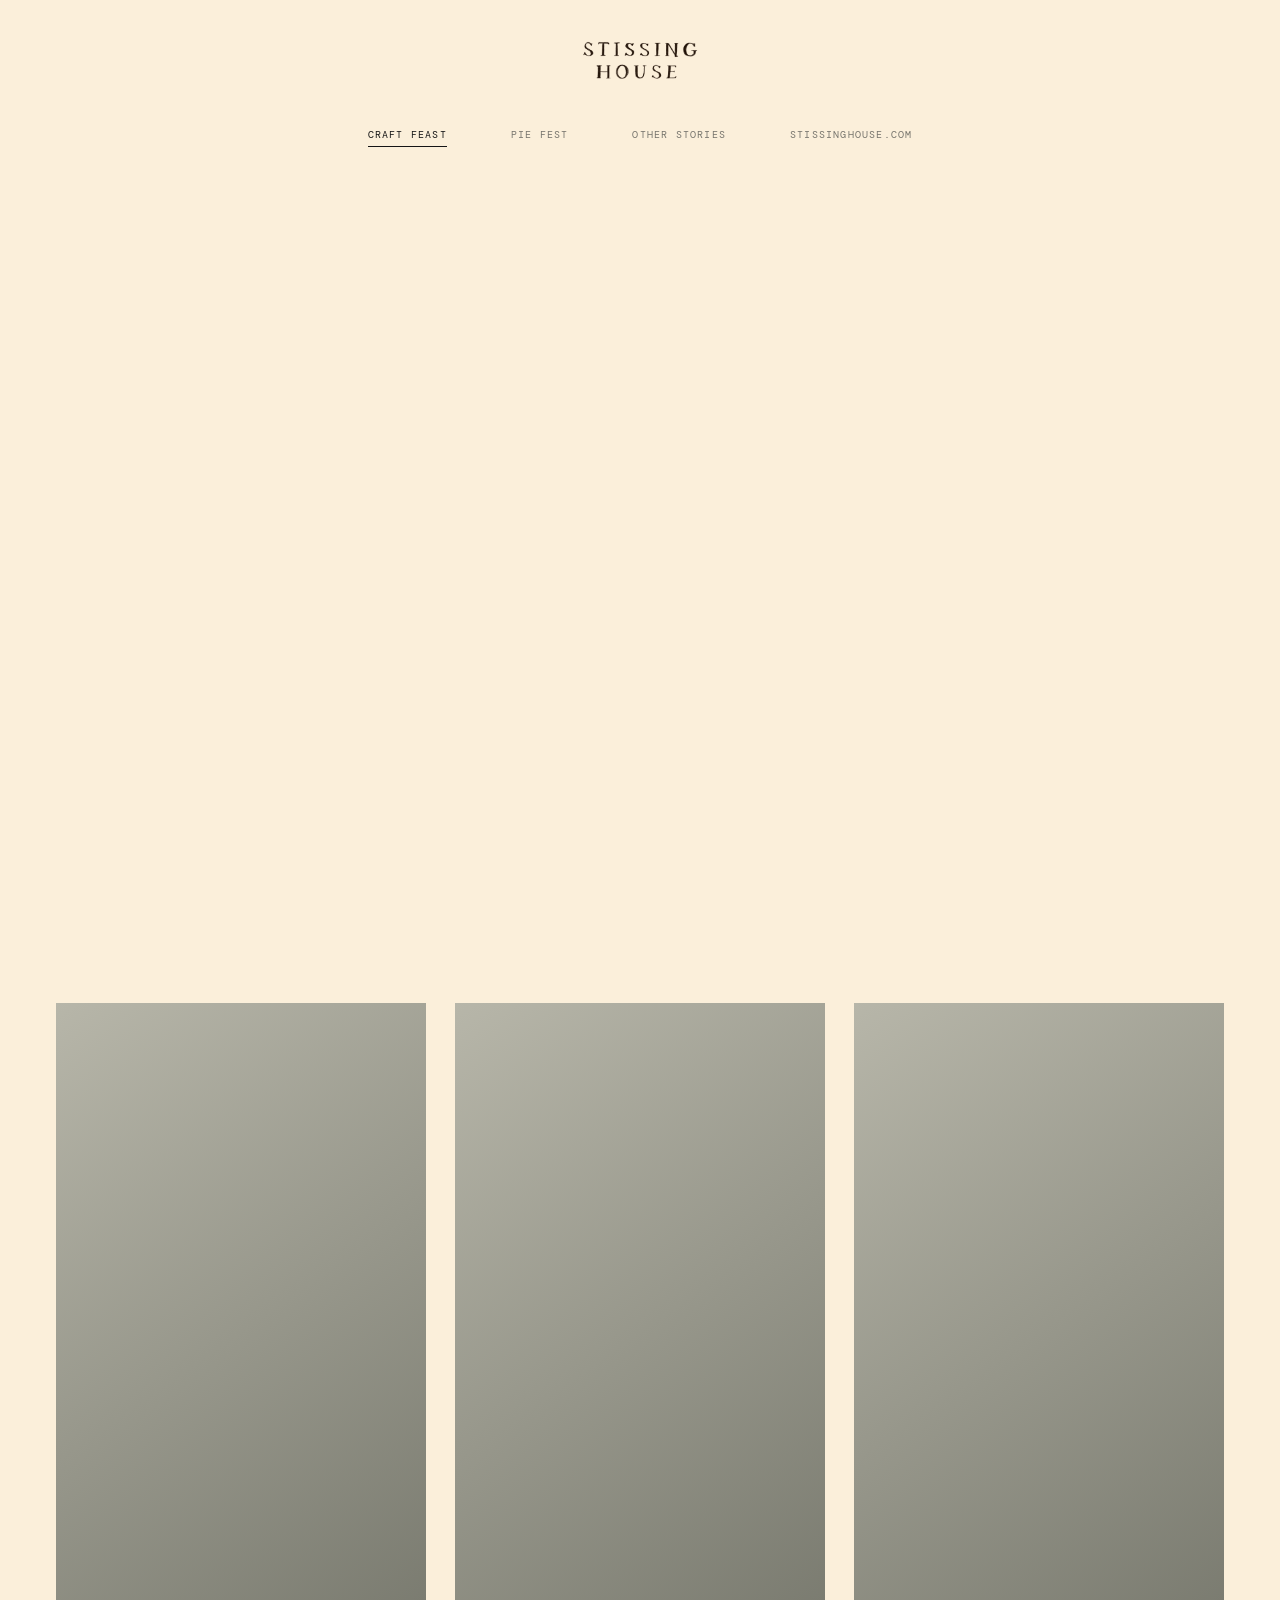
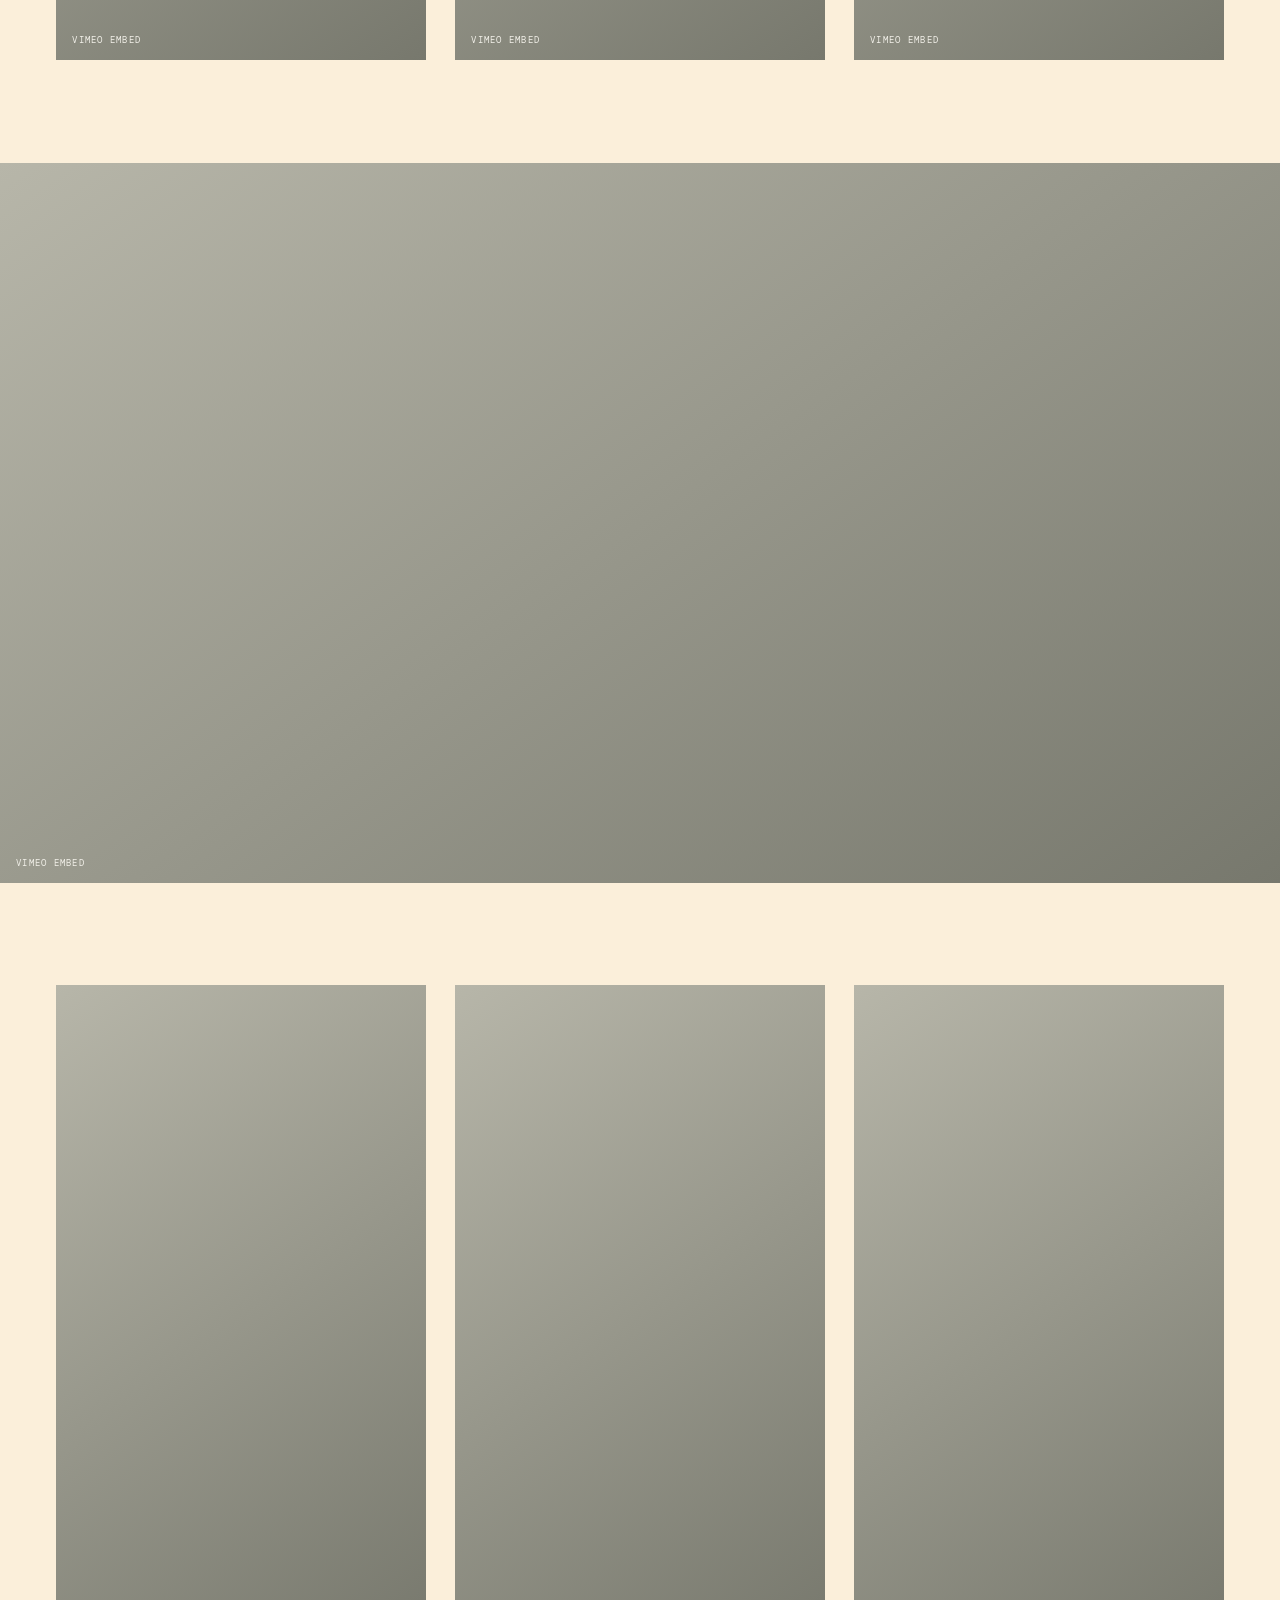
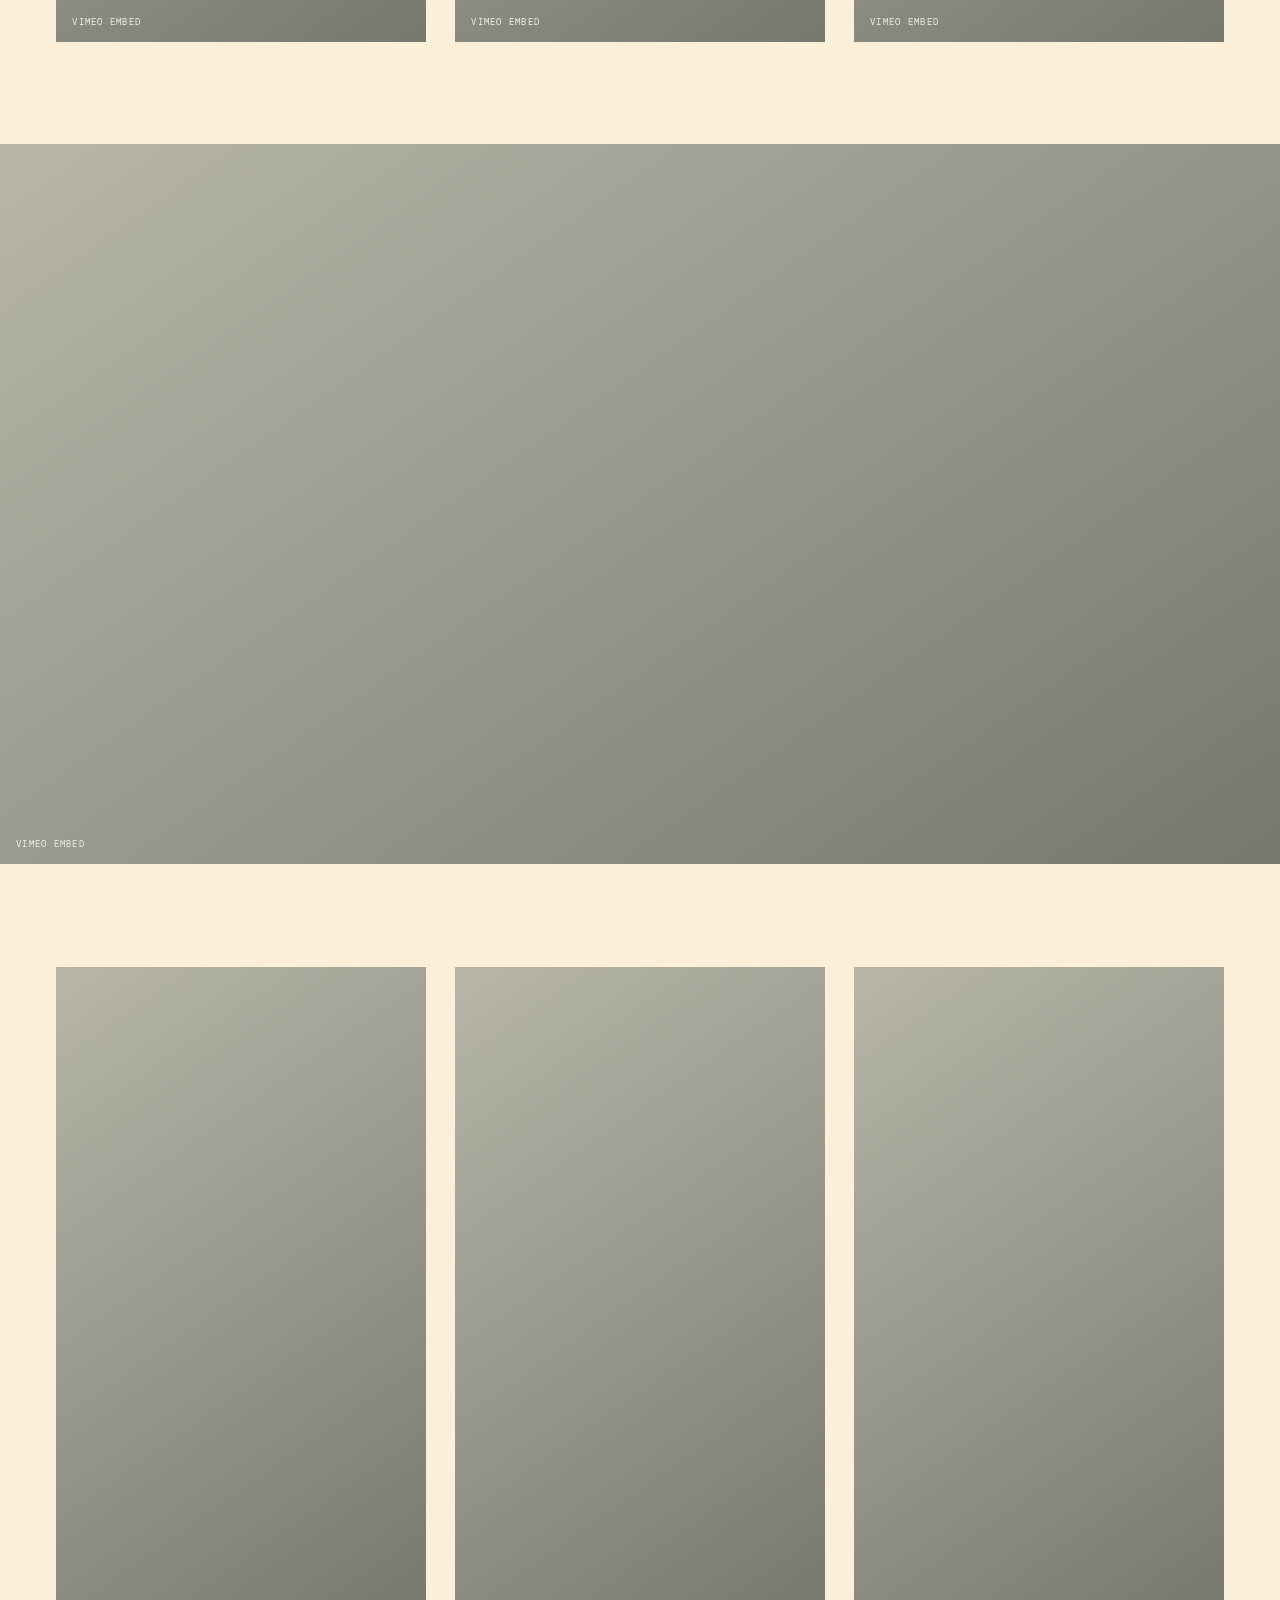
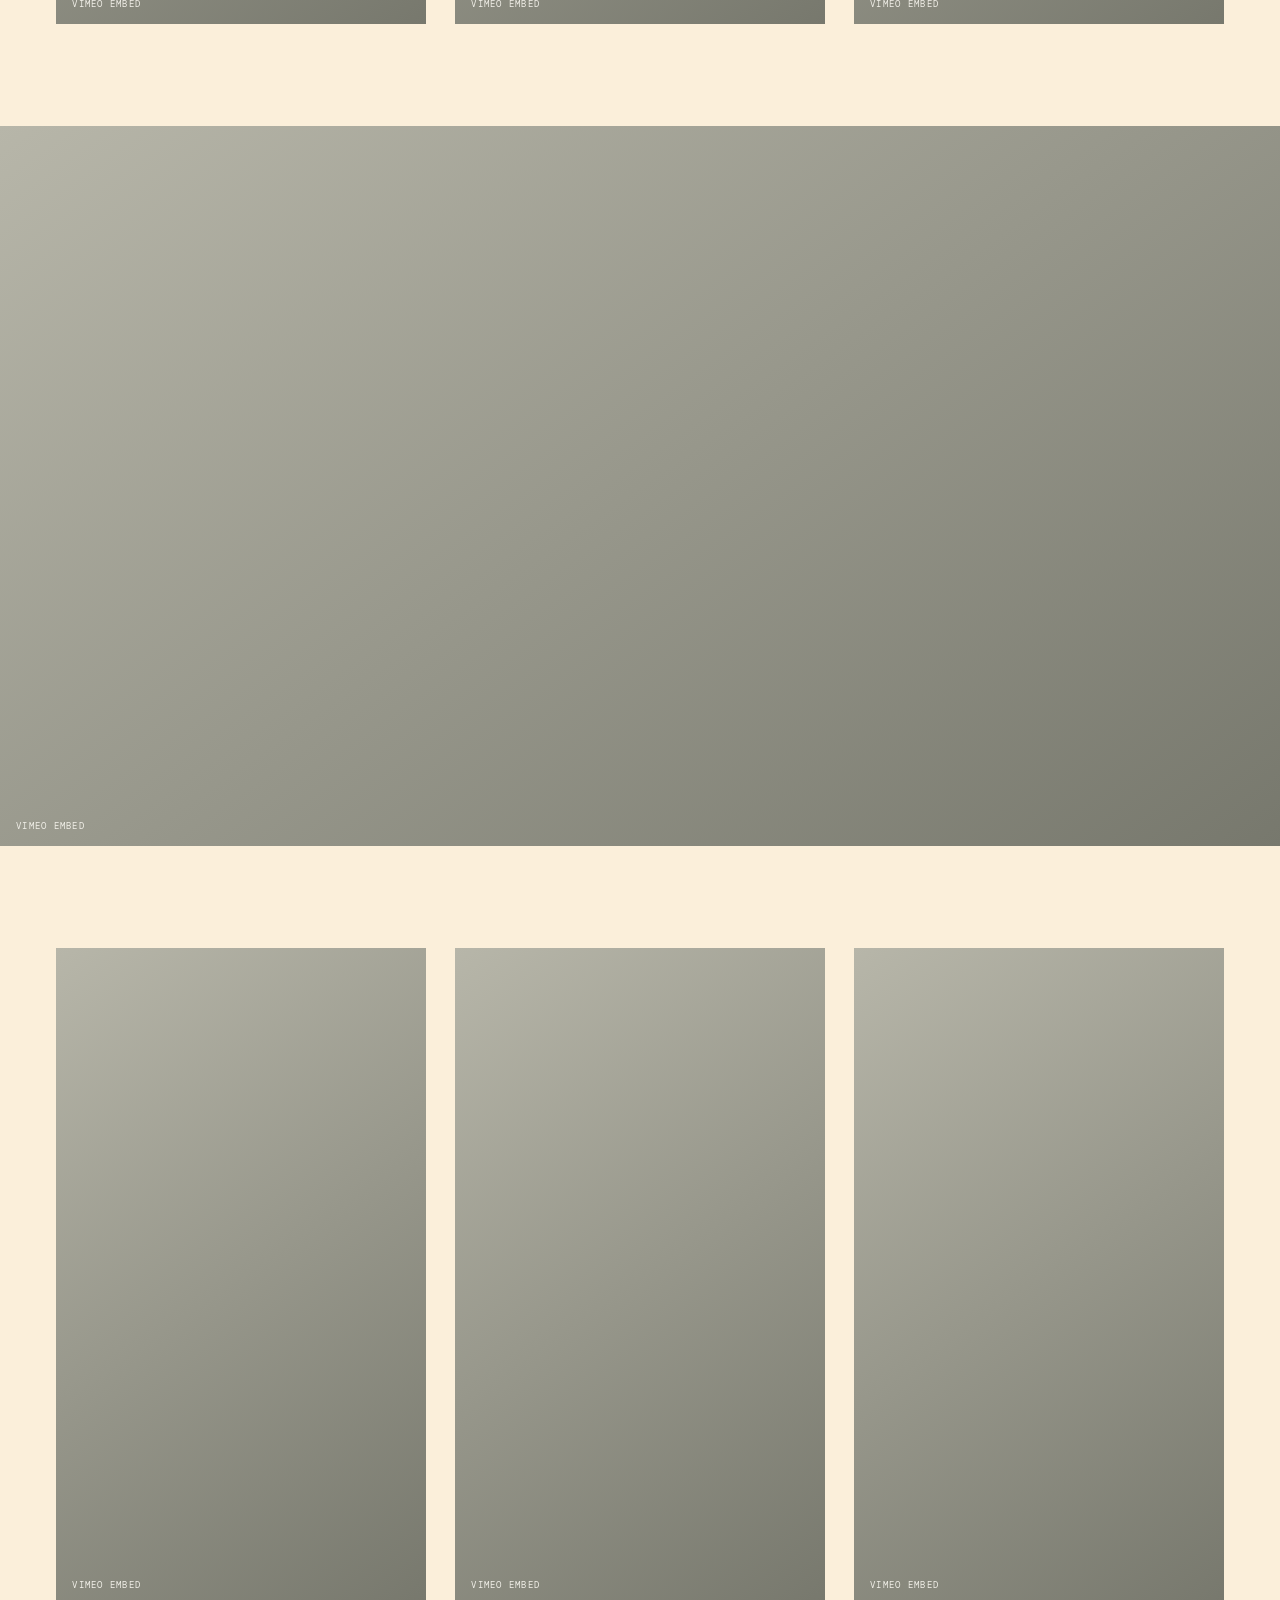
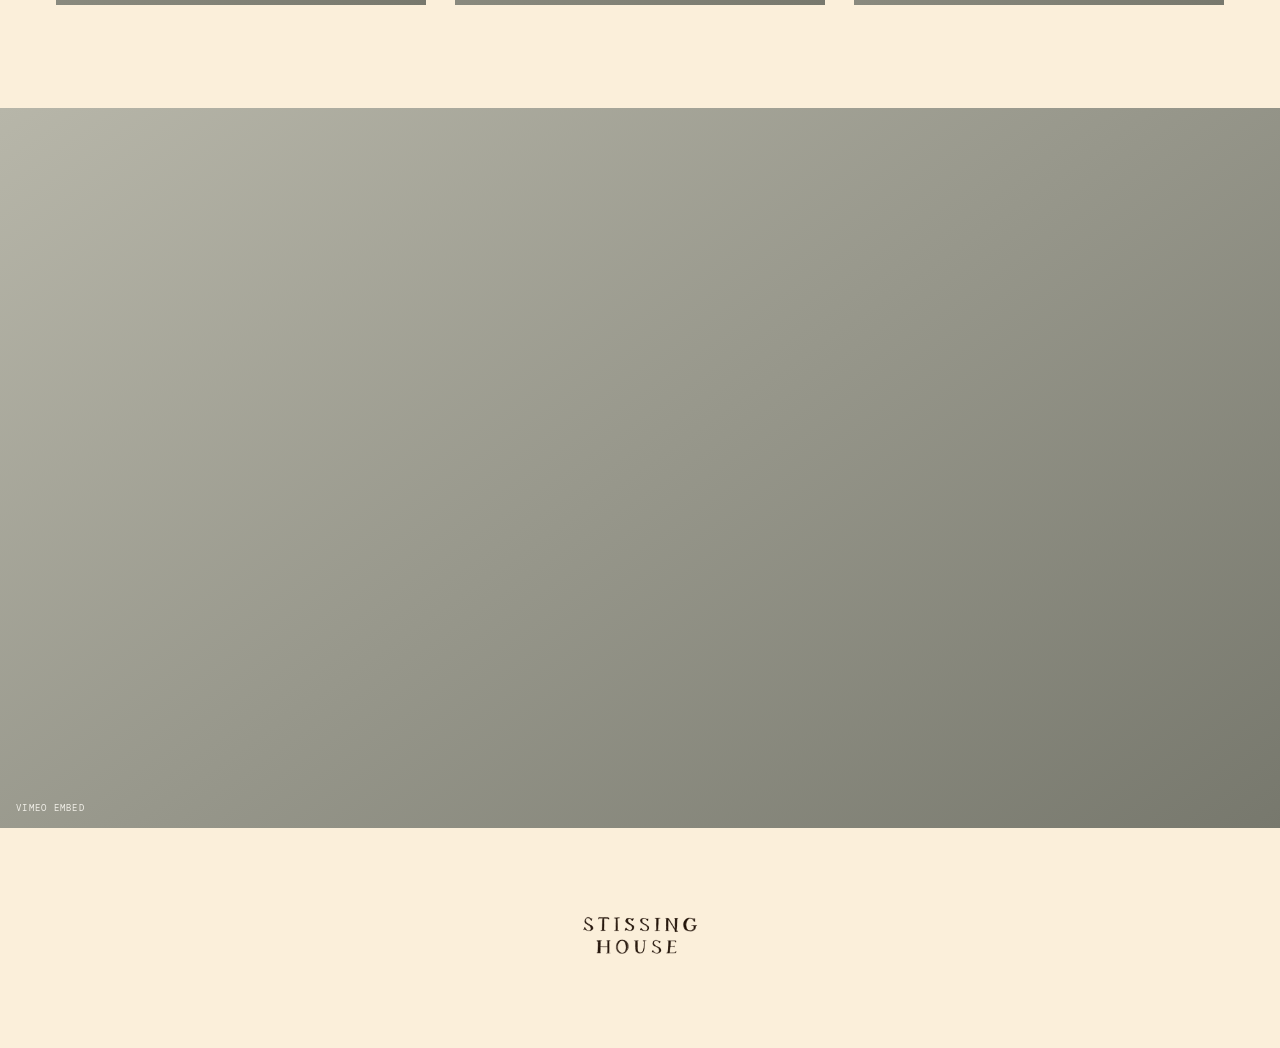
<file: stissingworld.html>
<!DOCTYPE html>
<html lang="en">
<head>
  <meta charset="utf-8">
  <meta name="viewport" content="width=device-width, initial-scale=1">
  <meta name="theme-color" content="#e9e6de">

  <title>Stissing World</title>

  <meta name="description" content="Stissing House Craft Feast — celebrating food, craft, and the Stissing House experience.">

  <meta property="og:type" content="website">
  <meta property="og:site_name" content="Home Pictures">
  <meta property="og:title" content="Stissing House Craft Feast">
  <meta property="og:description" content="Films celebrating food, craft, and the Stissing House experience.">
  <meta property="og:url" content="https://www.adollshousepictures.com/stissingworld">
  <meta property="og:image" content="https://www.adollshousepictures.com/stissinghouse/share-image.jpg">
  <meta property="og:image:width" content="1200">
  <meta property="og:image:height" content="630">

  <meta name="twitter:card" content="summary_large_image">
  <meta name="twitter:title" content="Stissing House Craft Feast">
  <meta name="twitter:description" content="Films celebrating food, craft, and the Stissing House experience.">
  <meta name="twitter:image" content="https://www.adollshousepictures.com/stissinghouse/share-image.jpg">

  <link rel="preconnect" href="https://player.vimeo.com">

  <link href="https://fonts.googleapis.com/css2?family=DM+Mono:wght@400;500&family=Manrope:wght@400;500;600&family=Playfair+Display:ital,wght@0,400;0,500;1,400;1,500&display=swap" rel="stylesheet">

  <style>
    :root {
      --paper: #fbefda;
      --ink: #fbefda;
      --muted: #77756d;
      --rule: rgba(23, 23, 20, 0.25);
      --gutter: clamp(18px, 4.4vw, 72px);
    }

    * {
      box-sizing: border-box;
    }

    html {
      scroll-behavior: smooth;
    }

    body {
      min-height: 100vh;
      margin: 0;
      display: flex;
      flex-direction: column;
      background: var(--paper);
      color: var(--ink);
      font-family: Manrope, Arial, sans-serif;
    }

    a {
      color: inherit;
      text-decoration: none;
    }

    .site-header {
      height: 120px;
      min-height: 120px;
      display: flex;
      align-items: center;
      justify-content: center;
      padding: 20px var(--gutter);
    }

    .site-header img,
    footer img {
      display: block;
      width: 120px;
      max-width: 34vw;
      height: auto;
      border: 0;
      outline: 0;
      box-shadow: none;
    }

    .mono,
    .eyebrow,
    .meta,
    .nav {
      font-family: "DM Mono", monospace;
      font-size: 10px;
      letter-spacing: 0.12em;
      text-transform: uppercase;
    }

    /* World navigation */

    .world-nav {
      display: flex;
      justify-content: center;
      align-items: center;
      flex-wrap: wrap;
      gap: clamp(24px, 5vw, 72px);
      padding: 0 var(--gutter) 32px;
      color: var(--muted);
    }

    .world-nav a {
      position: relative;
      padding: 8px 0;
      font-family: "DM Mono", monospace;
      font-size: 10px;
      letter-spacing: 0.12em;
      text-transform: uppercase;
      transition: color 180ms ease;
    }

    .world-nav a:hover,
    .world-nav a[aria-current="page"] {
      color: #151515;
    }

    .world-nav a[aria-current="page"]::after {
      position: absolute;
      right: 0;
      bottom: 2px;
      left: 0;
      height: 1px;
      background: currentColor;
      content: "";
    }

    .world-nav a:focus-visible {
      outline: 1px solid currentColor;
      outline-offset: 5px;
    }

    main {
      flex: 0 0 auto;
      width: 100%;
      padding: 0 var(--gutter);
    }

    .edition {
      display: flex;
      justify-content: space-between;
      gap: 20px;
      padding: 14px 0 38px;
      color: var(--muted);
    }

    .sequence {
      display: flex;
      flex-direction: column;
      gap: clamp(56px, 8vw, 120px);
    }

    /* Video frames */

    .feature {
      width: 100vw;
      min-width: 0;
      margin-left: calc(50% - 50vw);
    }

    .frame {
      position: relative;
      width: 100%;
      overflow: hidden;
      aspect-ratio: 16 / 9;
      background: #fbefda;
    }

    .frame iframe {
      position: absolute;
      inset: 0;
      display: block;
      width: 100%;
      height: 100%;
      border: 0;
    }

    .video-click-layer {
      position: absolute;
      z-index: 2;
      inset: 0;
      width: 100%;
      height: 100%;
      border: 0;
      padding: 0;
      background: transparent;
      cursor: pointer;
    }

    .video-click-layer:focus,
    .video-click-layer:focus-visible,
    .frame,
    .frame iframe {
      outline: none !important;
      border: 0 !important;
      box-shadow: none !important;
    }

    .placeholder {
      position: absolute;
      inset: 0;
      display: flex;
      align-items: center;
      justify-content: center;
      background: linear-gradient(145deg, #b7b6a9, #77786d);
      color: #f2f0e9;
      font: italic clamp(22px, 4vw, 48px) "Playfair Display", Georgia, serif;
    }

    .placeholder::after {
      position: absolute;
      bottom: 14px;
      left: 16px;
      content: "VIMEO EMBED";
      font: 9px "DM Mono", monospace;
      letter-spacing: 0.14em;
    }

    /* Captions */

    .caption {
      display: flex;
      justify-content: space-between;
      align-items: baseline;
      gap: 18px;
      margin-top: 10px;
      padding-top: 12px;
    }

    .feature .caption {
      margin-inline: var(--gutter);
    }

    .caption h2 {
      margin: 0;
      font: 400 clamp(19px, 2.5vw, 31px) / 1.1 "Playfair Display", Georgia, serif;
    }

    .meta {
      color: var(--muted);
      font-size: 9px;
      white-space: nowrap;
    }

    /* Vertical videos */

    .vertical-section {
      display: grid;
      grid-template-columns: repeat(3, minmax(0, 1fr));
      align-items: start;
      gap: clamp(14px, 2.3vw, 34px);
    }

    .vertical-section.two {
      grid-template-columns: repeat(2, minmax(0, 1fr));
      width: min(100%, 1000px);
      margin-inline: auto;
      gap: clamp(20px, 4vw, 64px);
    }

    .vertical .frame {
      width: auto;
      height: min(calc(100svh - 80px), calc((100vw - 2 * var(--gutter) - 2 * clamp(14px, 2.3vw, 34px)) / 3 * 1.7778));
      max-height: calc(100vh - 80px);
      aspect-ratio: 9 / 16;
      justify-self: center;
      border: 0;
      outline: none;
      box-shadow: none;
    }

    /* Section headings */

    .section-head {
      display: flex;
      justify-content: space-between;
      align-items: baseline;
      gap: 20px;
      margin-bottom: 25px;
      padding-top: 12px;
      color: var(--muted);
    }

    .section-head .label {
      font: 10px "DM Mono", monospace;
      letter-spacing: 0.12em;
      text-transform: uppercase;
    }

    .section-head .note {
      color: var(--ink);
      font: italic 17px "Playfair Display", Georgia, serif;
    }

    .vertical .caption h2 {
      font-size: clamp(16px, 1.8vw, 24px);
    }

    /* Custom Vimeo controls */

    .player-ui {
      position: absolute;
      z-index: 5;
      inset: 0;
      display: flex;
      flex-direction: column;
      justify-content: flex-end;
      padding: 14px 16px;
      color: #f2f0e9;
      opacity: 0;
      pointer-events: none;
      background: transparent;
      transition: opacity 180ms ease;
    }

    .frame:hover .player-ui,
    .frame:focus-within .player-ui,
    .frame.is-paused .player-ui {
      opacity: 1;
    }

    .player-controls {
      display: flex;
      align-items: center;
      gap: 13px;
      width: 100%;
      pointer-events: auto;
    }

    .player-button {
      display: grid;
      place-items: center;
      flex: 0 0 28px;
      width: 28px;
      height: 28px;
      padding: 0;
      border: 0;
      background: transparent;
      color: inherit;
      cursor: pointer;
    }

    .player-button svg {
      display: block;
      width: 17px;
      height: 17px;
      fill: none;
      stroke: currentColor;
      stroke-width: 1.4;
      stroke-linecap: square;
      stroke-linejoin: miter;
    }

    .player-time {
      font: 9px "DM Mono", monospace;
      white-space: nowrap;
      letter-spacing: 0.04em;
      font-variant-numeric: tabular-nums;
    }

    .player-progress {
      position: relative;
      display: flex;
      flex: 1;
      align-items: center;
      height: 24px;
      min-width: 20px;
      cursor: pointer;
      touch-action: pan-y;
    }

    .player-track {
      position: relative;
      width: 100%;
      height: 1px;
      background: rgba(242, 240, 233, 0.45);
    }

    .player-played {
      position: absolute;
      inset: 0 auto 0 0;
      width: 0%;
      background: #f2f0e9;
    }

    .player-thumb {
      position: absolute;
      top: 50%;
      left: 0%;
      width: 5px;
      height: 5px;
      border-radius: 50%;
      background: #f2f0e9;
      transform: translate(-50%, -50%);
    }

    .player-button:hover {
      opacity: 0.65;
    }

    /* Volume control */

    .player-volume {
      display: flex;
      flex: 0 0 auto;
      align-items: center;
      gap: 8px;
    }

    .volume-toggle {
      flex: 0 0 28px;
    }

    .volume-slider {
      display: block;
      width: 64px;
      height: 18px;
      margin: 0;
      padding: 0;
      appearance: none;
      -webkit-appearance: none;
      background: transparent;
      cursor: pointer;
    }

    .volume-slider::-webkit-slider-runnable-track {
      height: 1px;
      background: rgba(242, 240, 233, 0.5);
    }

    .volume-slider::-moz-range-track {
      height: 1px;
      background: rgba(242, 240, 233, 0.5);
    }

    .volume-slider::-webkit-slider-thumb {
      width: 5px;
      height: 5px;
      margin-top: -2px;
      border: 0;
      border-radius: 50%;
      appearance: none;
      -webkit-appearance: none;
      background: #f2f0e9;
    }

    .volume-slider::-moz-range-thumb {
      width: 5px;
      height: 5px;
      border: 0;
      border-radius: 50%;
      background: #f2f0e9;
    }

    .volume-slider:focus-visible {
      outline: 1px solid currentColor;
      outline-offset: 4px;
    }

    .player-button:focus-visible,
    .player-progress:focus-visible {
      outline: 1px solid currentColor;
      outline-offset: 4px;
    }

    /* Footer */

    footer {
      flex: 1 0 220px;
      min-height: 220px;
      display: flex;
      align-items: center;
      justify-content: center;
      padding: 24px var(--gutter) 30px;
      color: var(--muted);
    }

    /* Mobile */

    @media (max-width: 700px) {
      .site-header {
        height: 100px;
        min-height: 100px;
      }

      .world-nav {
        gap: clamp(18px, 5vw, 30px);
        padding-bottom: 26px;
      }

      .world-nav a {
        font-size: 9px;
        letter-spacing: 0.09em;
      }

      footer {
        min-height: 180px;
        flex-basis: 180px;
      }

      .edition {
        padding-bottom: 26px;
      }

      .sequence {
        gap: 58px;
      }

      .vertical-section {
        grid-template-columns: repeat(3, minmax(0, 1fr));
        gap: 10px;
      }

      .vertical .frame {
        height: min(calc(100svh - 80px), calc((100vw - 2 * var(--gutter) - 20px) / 3 * 1.7778));
        max-width: 100%;
      }

      .vertical-section.two {
        width: 100%;
        gap: 14px;
      }

      .caption {
        align-items: flex-start;
        flex-direction: column;
        gap: 6px;
      }

      .caption h2 {
        font-size: 17px;
      }

      .vertical .caption h2 {
        font-size: 15px;
      }

      .meta {
        font-size: 8px;
      }

      .player-ui {
        padding: 8px;
        opacity: 1;
      }

      .player-controls {
        gap: 7px;
      }

      .player-button {
        flex-basis: 25px;
        width: 25px;
        height: 25px;
      }

      .player-button svg {
        width: 15px;
        height: 15px;
      }

      .player-time {
        font-size: 8px;
      }

      .player-volume {
        gap: 5px;
      }

      .volume-toggle {
        flex-basis: 25px;
      }

      .volume-slider {
        width: 42px;
      }
    }

    @media (max-width: 420px) {
      .world-nav {
        gap: 16px;
      }

      .world-nav a {
        font-size: 8px;
        letter-spacing: 0.07em;
      }

      .vertical-section {
        gap: 7px;
      }

      .vertical .caption h2 {
        font-size: 13px;
      }

      .vertical .meta {
        font-size: 7px;
      }

      .section-head .note {
        font-size: 15px;
      }

      .player-controls {
        gap: 4px;
      }

      .player-time {
        font-size: 7px;
      }

      .volume-slider {
        width: 30px;
      }
    }

    @media (hover: none) {
      .player-ui {
        opacity: 0;
      }

      .frame:focus-within .player-ui {
        opacity: 1;
      }

      .player-volume {
        gap: 3px;
      }
    }

    @media (prefers-reduced-motion: reduce) {
      html {
        scroll-behavior: auto;
      }

      .player-ui {
        transition: none;
      }
    }
  </style>
</head>

<body>
  <header class="site-header" aria-label="Home Pictures">
    <img src="stissinghouse/stissing_logo.png" alt="Stissing House logo" width="120" height="auto">
  </header>

  <nav class="world-nav" aria-label="Stissing House films">
    <a href="stissinghouse/craftfeast.html" aria-current="page">Craft Feast</a>
    <a href="stissinghouse/piefest.html">Pie Fest</a>
    <a href="otherstories.html">Other Stories</a>
    <a href="https://www.stissinghouse.com/" target="_blank" rel="noopener noreferrer">STISSINGHOUSE.COM</a>
  </nav>

  <main id="films">
    <section class="sequence" aria-label="Video collection">

      <article class="feature">
        <div class="frame" data-vimeo="1238429867/751a20e1bf" data-autoplay="true">
          <div class="placeholder"></div>
        </div>
      </article>

      <section class="vertical-section" aria-label="Vertical videos">
        <article class="film vertical">
          <div class="frame" data-vimeo="1238355345/204b5872f8">
            <div class="placeholder"></div>
          </div>
        </article>
        <article class="film vertical">
          <div class="frame" data-vimeo="1238354768/3c849b1a53">
            <div class="placeholder"></div>
          </div>
        </article>
        <article class="film vertical">
          <div class="frame" data-vimeo="1238353177/95dda1076c">
            <div class="placeholder"></div>
          </div>
        </article>
      </section>

      <article class="feature">
        <div class="frame" data-vimeo="1039633743/a70c3e883e" data-autoplay="true">
          <div class="placeholder"></div>
        </div>
      </article>

      <section class="vertical-section" aria-label="Vertical videos">
        <article class="film vertical">
          <div class="frame" data-vimeo="1050293981/a77771e961">
            <div class="placeholder"></div>
          </div>
        </article>
        <article class="film vertical">
          <div class="frame" data-vimeo="1135735488/f8b1225c5d">
            <div class="placeholder"></div>
          </div>
        </article>
        <article class="film vertical">
          <div class="frame" data-vimeo="1146943190/2cfaec4370">
            <div class="placeholder"></div>
          </div>
        </article>
      </section>

      <article class="feature">
        <div class="frame" data-vimeo="1039624436/48b108b936" data-autoplay="true">
          <div class="placeholder"></div>
        </div>
      </article>

      <section class="vertical-section" aria-label="Vertical videos">
        <article class="film vertical">
          <div class="frame" data-vimeo="1040369938/3dbcccf2a5">
            <div class="placeholder"></div>
          </div>
        </article>
        <article class="film vertical">
          <div class="frame" data-vimeo="1050293951/7166b63baf">
            <div class="placeholder"></div>
          </div>
        </article>
        <article class="film vertical">
          <div class="frame" data-vimeo="1135779851/ce3e333307">
            <div class="placeholder"></div>
          </div>
        </article>
      </section>

      <article class="feature">
        <div class="frame" data-vimeo="1238433934/3b8b5e3ccb" data-autoplay="true">
          <div class="placeholder"></div>
        </div>
      </article>

      <section class="vertical-section" aria-label="Vertical videos">
        <article class="film vertical">
          <div class="frame" data-vimeo="1098156636/2435457838">
            <div class="placeholder"></div>
          </div>
        </article>
        <article class="film vertical">
          <div class="frame" data-vimeo="1226973263/ab87885cfa">
            <div class="placeholder"></div>
          </div>
        </article>
        <article class="film vertical">
          <div class="frame" data-vimeo="1099336822/5c95693113">
            <div class="placeholder"></div>
          </div>
        </article>
      </section>

      <article class="feature">
        <div
          class="frame"
          data-vimeo="1039623829/5a372ced5a"
          data-autoplay="true">
          <div class="placeholder"></div>
        </div>
      </article>

    </section>
  </main>

  <footer id="about">
    <img src="stissinghouse/stissing_logo.png" alt="Stissing House logo" width="120" height="auto">
  </footer>

  <script src="https://player.vimeo.com/api/player.js"></script>

  <script>
    document.querySelectorAll(".frame[data-vimeo]").forEach(function (frame) {
      const value = (frame.dataset.vimeo || "").trim();

      if (!value) return;

      const parts = value.split("/");
      const videoId = parts[0];
      const hash = parts[1];

      const iframe = document.createElement("iframe");
      const autoplay = frame.dataset.autoplay === "true";

      iframe.src =
        "https://player.vimeo.com/video/" +
        encodeURIComponent(videoId) +
        "?controls=0&title=0&byline=0&portrait=0&dnt=1" +
        (hash ? "&h=" + encodeURIComponent(hash) : "") +
        (autoplay ? "&autoplay=1&muted=1" : "");

      iframe.title = "Vimeo video";
      iframe.allow = "autoplay; fullscreen; picture-in-picture";
      iframe.allowFullscreen = true;
      iframe.loading = "lazy";

      frame.replaceChildren(iframe);

      const clickLayer = document.createElement("button");
      clickLayer.className = "video-click-layer";
      clickLayer.type = "button";
      clickLayer.setAttribute("aria-label", "Play or pause video");
      frame.appendChild(clickLayer);

      const ui = document.createElement("div");
      ui.className = "player-ui";

      ui.innerHTML = `
        <div class="player-controls">
          <button class="player-button play-toggle"
            aria-label="Play video" type="button">
            <svg viewBox="0 0 20 20" aria-hidden="true">
              <path d="M6 3.5 L16 10 L6 16.5 Z"
                fill="currentColor" stroke="none"/>
            </svg>
          </button>

          <span class="player-time current-time">0:00</span>

          <div class="player-progress"
            role="slider"
            tabindex="0"
            aria-label="Video progress"
            aria-valuemin="0"
            aria-valuemax="100"
            aria-valuenow="0">
            <div class="player-track">
              <div class="player-played"></div>
              <div class="player-thumb"></div>
            </div>
          </div>

          <span class="player-time duration">0:00</span>

          <div class="player-volume">
            <button class="player-button volume-toggle"
              type="button"
              aria-label="Unmute video"
              aria-pressed="true">
              <svg viewBox="0 0 20 20" aria-hidden="true">
                <path d="M3 8 H6 L10 4 V16 L6 12 H3 Z"/>
                <path class="volume-waves"
                  d="M13 7 C15 9 15 11 13 13 M15 5 C19 8 19 12 15 15"/>
                <path class="volume-muted"
                  d="M13 8 L18 13 M18 8 L13 13"
                  style="display:none"/>
              </svg>
            </button>

            <input class="volume-slider"
              type="range"
              min="0"
              max="1"
              step="0.05"
              value="0.7"
              aria-label="Video volume">
          </div>

          <button class="player-button fullscreen-toggle"
            aria-label="Enter fullscreen" type="button">
            <svg viewBox="0 0 20 20" aria-hidden="true">
              <path d="M3 7 V3 H7 M13 3 H17 V7
                       M17 13 V17 H13 M7 17 H3 V13"/>
            </svg>
          </button>
        </div>
      `;

      frame.appendChild(ui);

      const player = new Vimeo.Player(iframe);
      const playButton = ui.querySelector(".play-toggle");
      const progress = ui.querySelector(".player-progress");
      const played = ui.querySelector(".player-played");
      const thumb = ui.querySelector(".player-thumb");
      const currentTime = ui.querySelector(".current-time");
      const duration = ui.querySelector(".duration");
      const fullscreenButton = ui.querySelector(".fullscreen-toggle");
      const volumeButton = ui.querySelector(".volume-toggle");
      const volumeSlider = ui.querySelector(".volume-slider");
      const volumeWaves = ui.querySelector(".volume-waves");
      const volumeMuted = ui.querySelector(".volume-muted");

      let videoDuration = 0;
      let dragging = false;
      let lastVolume = 0.7;
      let isMuted = autoplay;

      function formatTime(seconds) {
        if (!Number.isFinite(seconds)) return "0:00";

        const total = Math.floor(seconds);
        const minutes = Math.floor(total / 60);
        const remaining = String(total % 60).padStart(2, "0");

        return minutes + ":" + remaining;
      }

      function updateProgress(seconds) {
        const percent = videoDuration
          ? Math.min(100, Math.max(0, seconds / videoDuration * 100))
          : 0;

        played.style.width = percent + "%";
        thumb.style.left = percent + "%";

        progress.setAttribute(
          "aria-valuenow",
          String(Math.round(percent))
        );

        currentTime.textContent = formatTime(seconds);
      }

      function updatePlayButton(isPlaying) {
        frame.classList.toggle("is-paused", !isPlaying);

        playButton.setAttribute(
          "aria-label",
          isPlaying ? "Pause video" : "Play video"
        );

        playButton.innerHTML = isPlaying
          ? `<svg viewBox="0 0 20 20" aria-hidden="true">
               <path d="M6 4 V16 M14 4 V16"/>
             </svg>`
          : `<svg viewBox="0 0 20 20" aria-hidden="true">
               <path d="M6 3.5 L16 10 L6 16.5 Z"
                 fill="currentColor" stroke="none"/>
             </svg>`;
      }

      function updateVolumeUI(volume, muted) {
        isMuted = muted || volume === 0;

        if (volume > 0) {
          lastVolume = volume;
        }

        volumeSlider.value = isMuted ? "0" : String(volume);
        volumeButton.setAttribute(
          "aria-label",
          isMuted ? "Unmute video" : "Mute video"
        );
        volumeButton.setAttribute(
          "aria-pressed",
          String(isMuted)
        );

        volumeWaves.style.display = isMuted ? "none" : "";
        volumeMuted.style.display = isMuted ? "" : "none";
      }

      function setVolume(volume) {
        const nextVolume = Math.max(0, Math.min(1, Number(volume)));

        if (nextVolume > 0) {
          lastVolume = nextVolume;
          player.setMuted(false).catch(function () {});
          player.setVolume(nextVolume).catch(function () {});
          updateVolumeUI(nextVolume, false);
        } else {
          player.setVolume(0)
            .then(function () {
              return player.setMuted(true);
            })
            .catch(function () {});
          updateVolumeUI(0, true);
        }
      }

      player.ready()
        .then(function () {
          if (autoplay) {
            return player.setMuted(true)
              .then(function () {
                return player.setVolume(0);
              })
              .then(function () {
                updateVolumeUI(0, true);
                return player.getDuration();
              });
          }

          return player.setVolume(lastVolume)
            .then(function () {
              return player.getDuration();
            });
        })
        .then(function (seconds) {
          videoDuration = seconds;
          duration.textContent = formatTime(seconds);
        })
        .catch(function (error) {
          console.warn("Vimeo player initialization failed:", error);
        });

      player.on("volumechange", function (data) {
        updateVolumeUI(data.volume, data.muted);
      });

      player.on("play", function () {
        updatePlayButton(true);
      });

      player.on("pause", function () {
        updatePlayButton(false);
      });

      player.on("ended", function () {
        updatePlayButton(false);
        updateProgress(videoDuration);
      });

      player.on("timeupdate", function (data) {
        if (!dragging) {
          updateProgress(data.seconds);
        }
      });

      function togglePlayback() {
        player.getPaused()
          .then(function (paused) {
            return paused ? player.play() : player.pause();
          })
          .catch(function (error) {
            console.warn("Playback action failed:", error);
          });
      }

      clickLayer.addEventListener("click", togglePlayback);
      playButton.addEventListener("click", togglePlayback);

      volumeButton.addEventListener("click", function () {
        if (isMuted) {
          const restoreVolume = lastVolume > 0 ? lastVolume : 0.7;

          player.setVolume(restoreVolume)
            .then(function () {
              return player.setMuted(false);
            })
            .then(function () {
              updateVolumeUI(restoreVolume, false);
            })
            .catch(function () {});
        } else {
          player.setMuted(true)
            .then(function () {
              updateVolumeUI(0, true);
            })
            .catch(function () {});
        }
      });

      volumeSlider.addEventListener("input", function () {
        setVolume(volumeSlider.value);
      });

      volumeSlider.addEventListener("click", function (event) {
        event.stopPropagation();
      });

      volumeButton.addEventListener("click", function (event) {
        event.stopPropagation();
      });

      function seekToPosition(event) {
        const rect = progress.getBoundingClientRect();

        const percent = Math.min(
          1,
          Math.max(0, (event.clientX - rect.left) / rect.width)
        );

        if (videoDuration) {
          updateProgress(percent * videoDuration);

          player.setCurrentTime(percent * videoDuration)
            .catch(function () {});
        }
      }

      progress.addEventListener("pointerdown", function (event) {
        dragging = true;
        progress.setPointerCapture(event.pointerId);
        seekToPosition(event);
      });

      progress.addEventListener("pointermove", function (event) {
        if (dragging) {
          seekToPosition(event);
        }
      });

      progress.addEventListener("pointerup", function () {
        dragging = false;
      });

      progress.addEventListener("pointercancel", function () {
        dragging = false;
      });

      progress.addEventListener("keydown", function (event) {
        if (
          event.key !== "ArrowLeft" &&
          event.key !== "ArrowRight"
        ) {
          return;
        }

        event.preventDefault();

        player.getCurrentTime()
          .then(function (seconds) {
            const offset = event.key === "ArrowRight" ? 5 : -5;

            return player.setCurrentTime(
              Math.max(
                0,
                Math.min(videoDuration, seconds + offset)
              )
            );
          })
          .catch(function () {});
      });

      fullscreenButton.addEventListener("click", function () {
        player.requestFullscreen().catch(function () {});
      });

      player.on("fullscreenchange", function (data) {
        fullscreenButton.setAttribute(
          "aria-label",
          data.fullscreen ? "Exit fullscreen" : "Enter fullscreen"
        );
      });
    });
  </script>
</body>
</html>
</file>
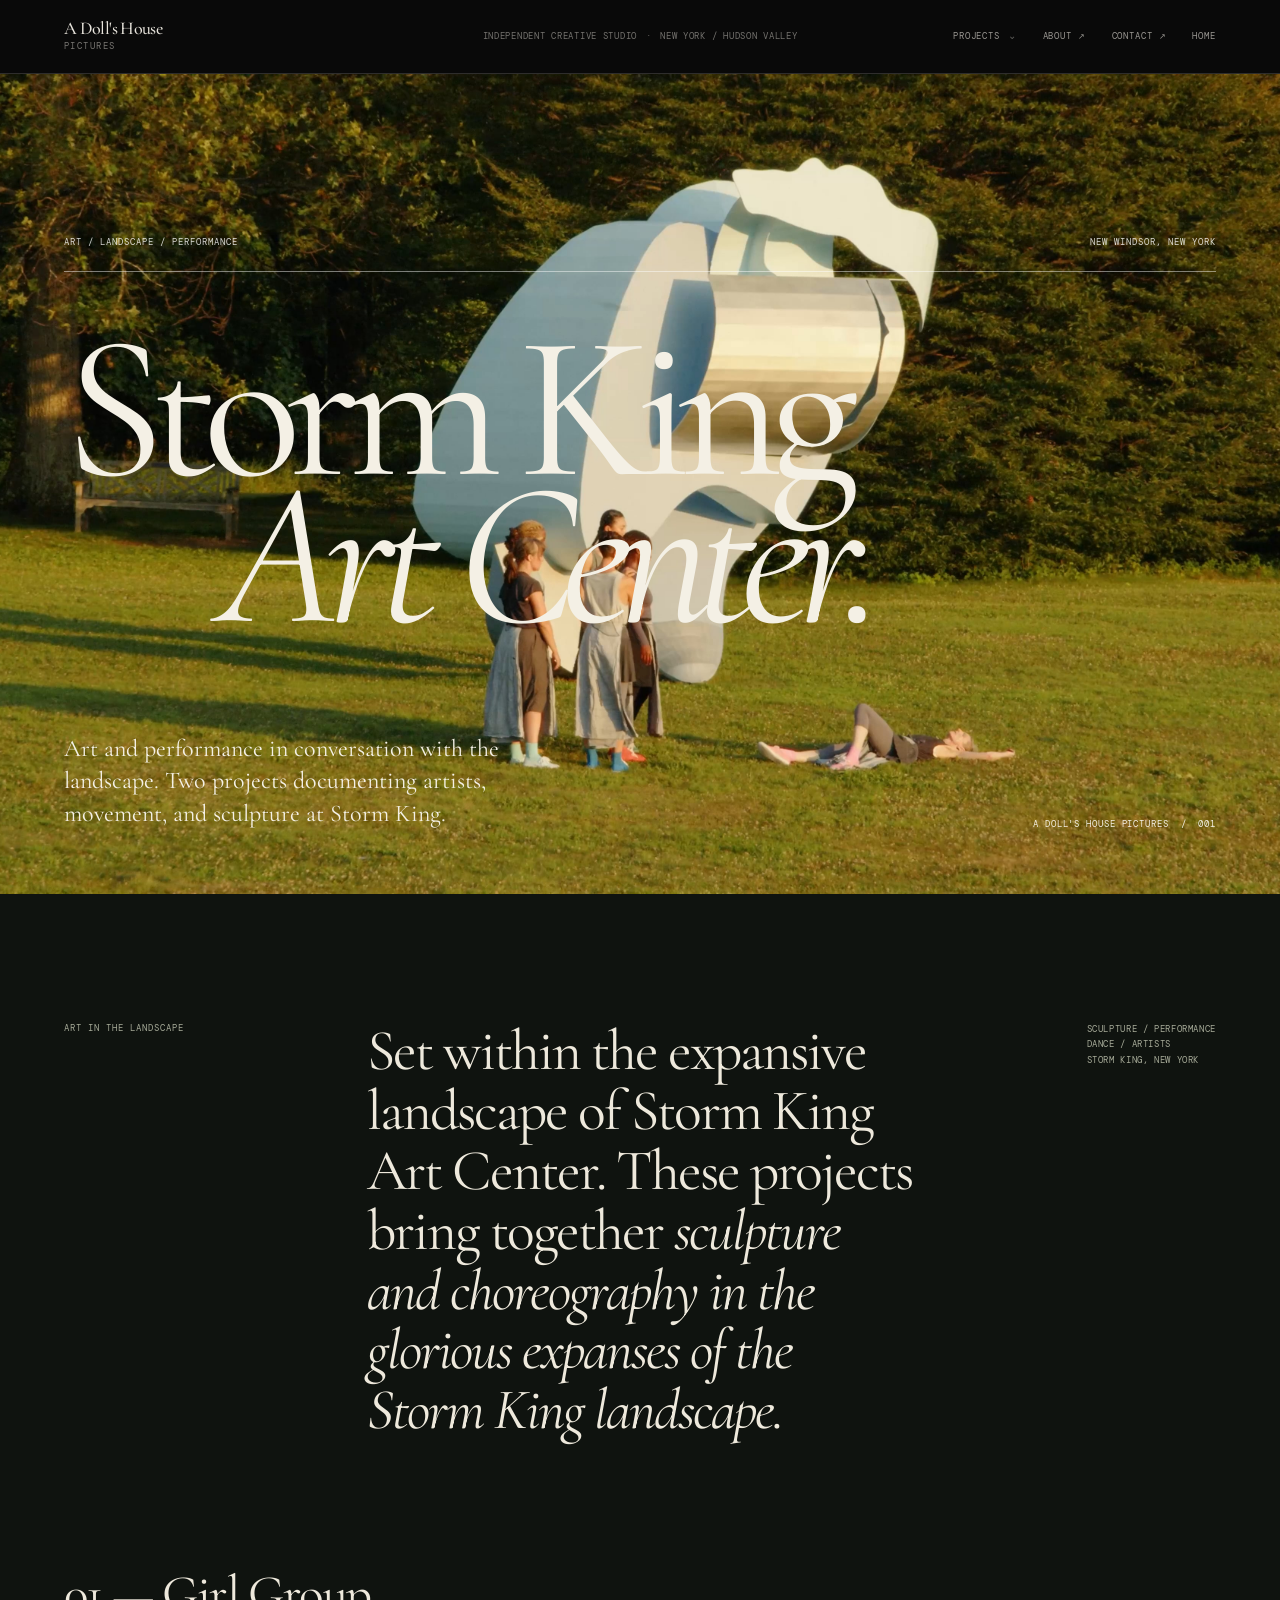
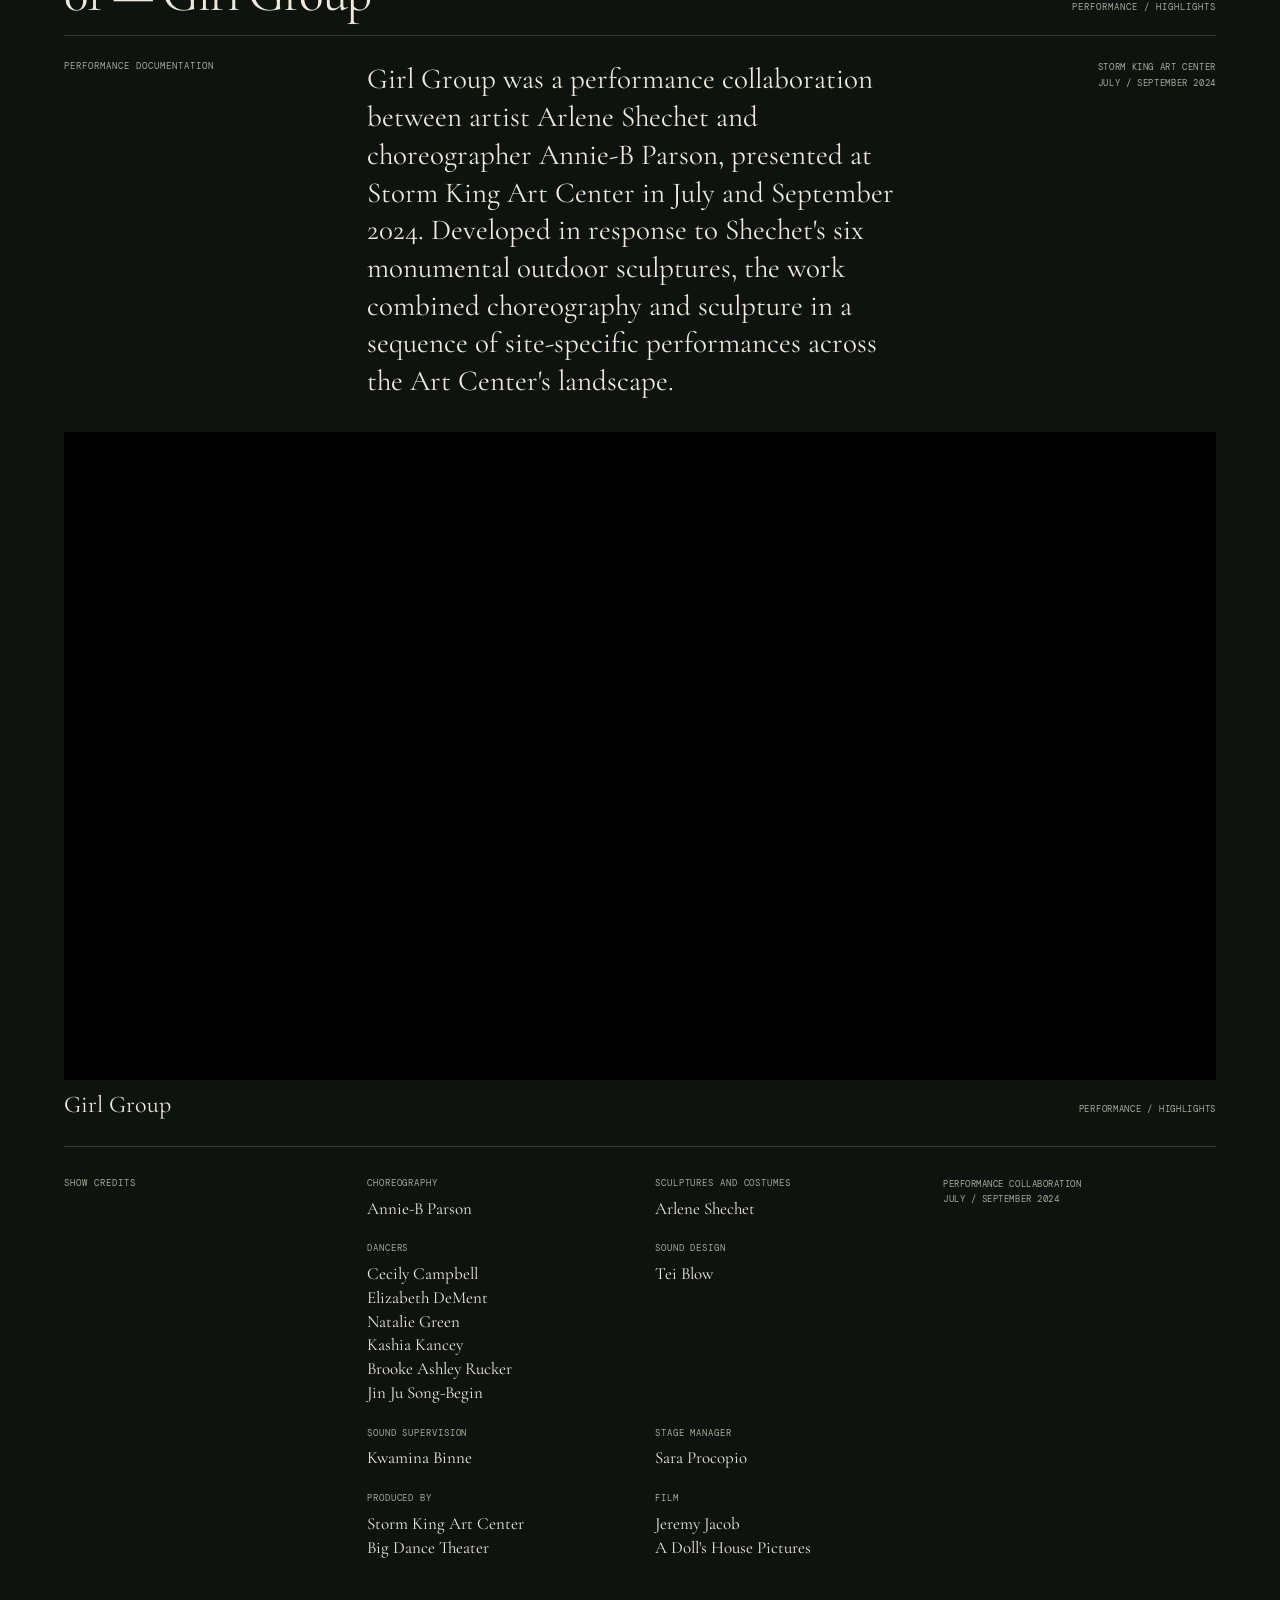
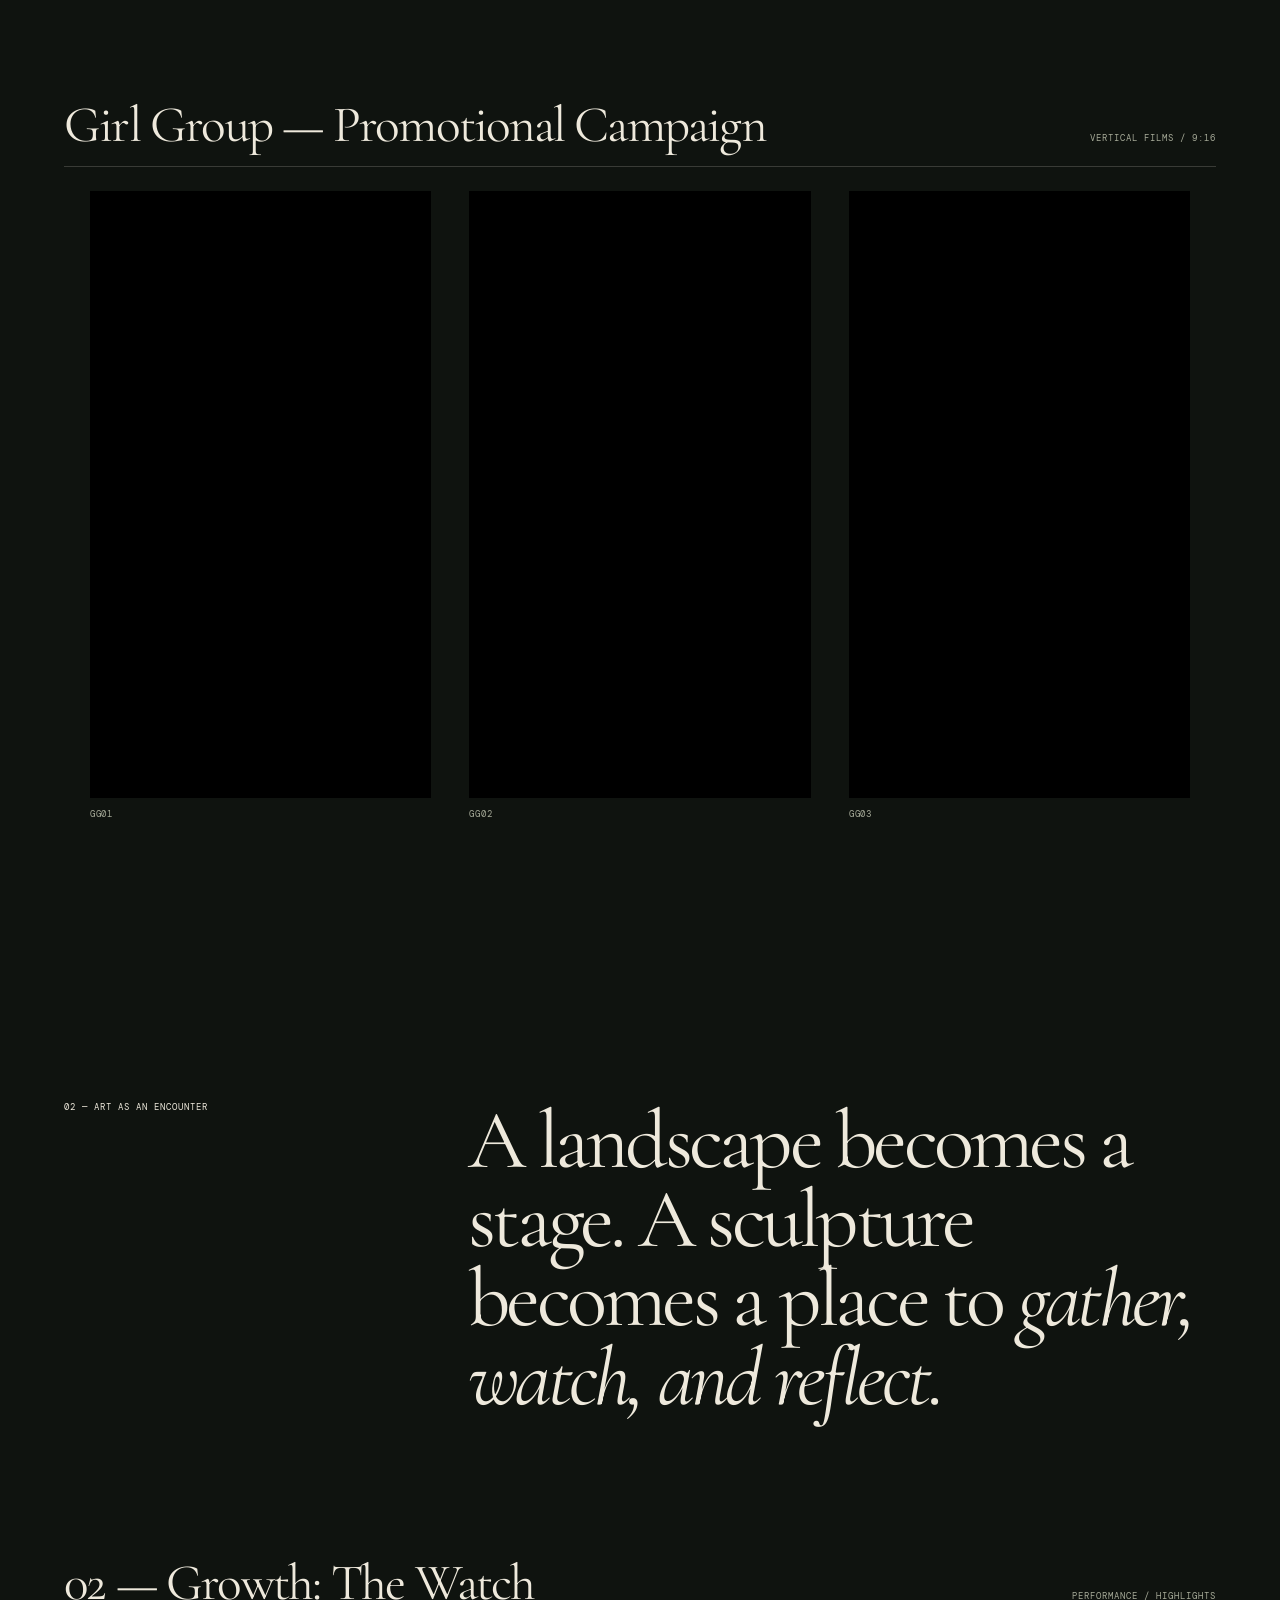
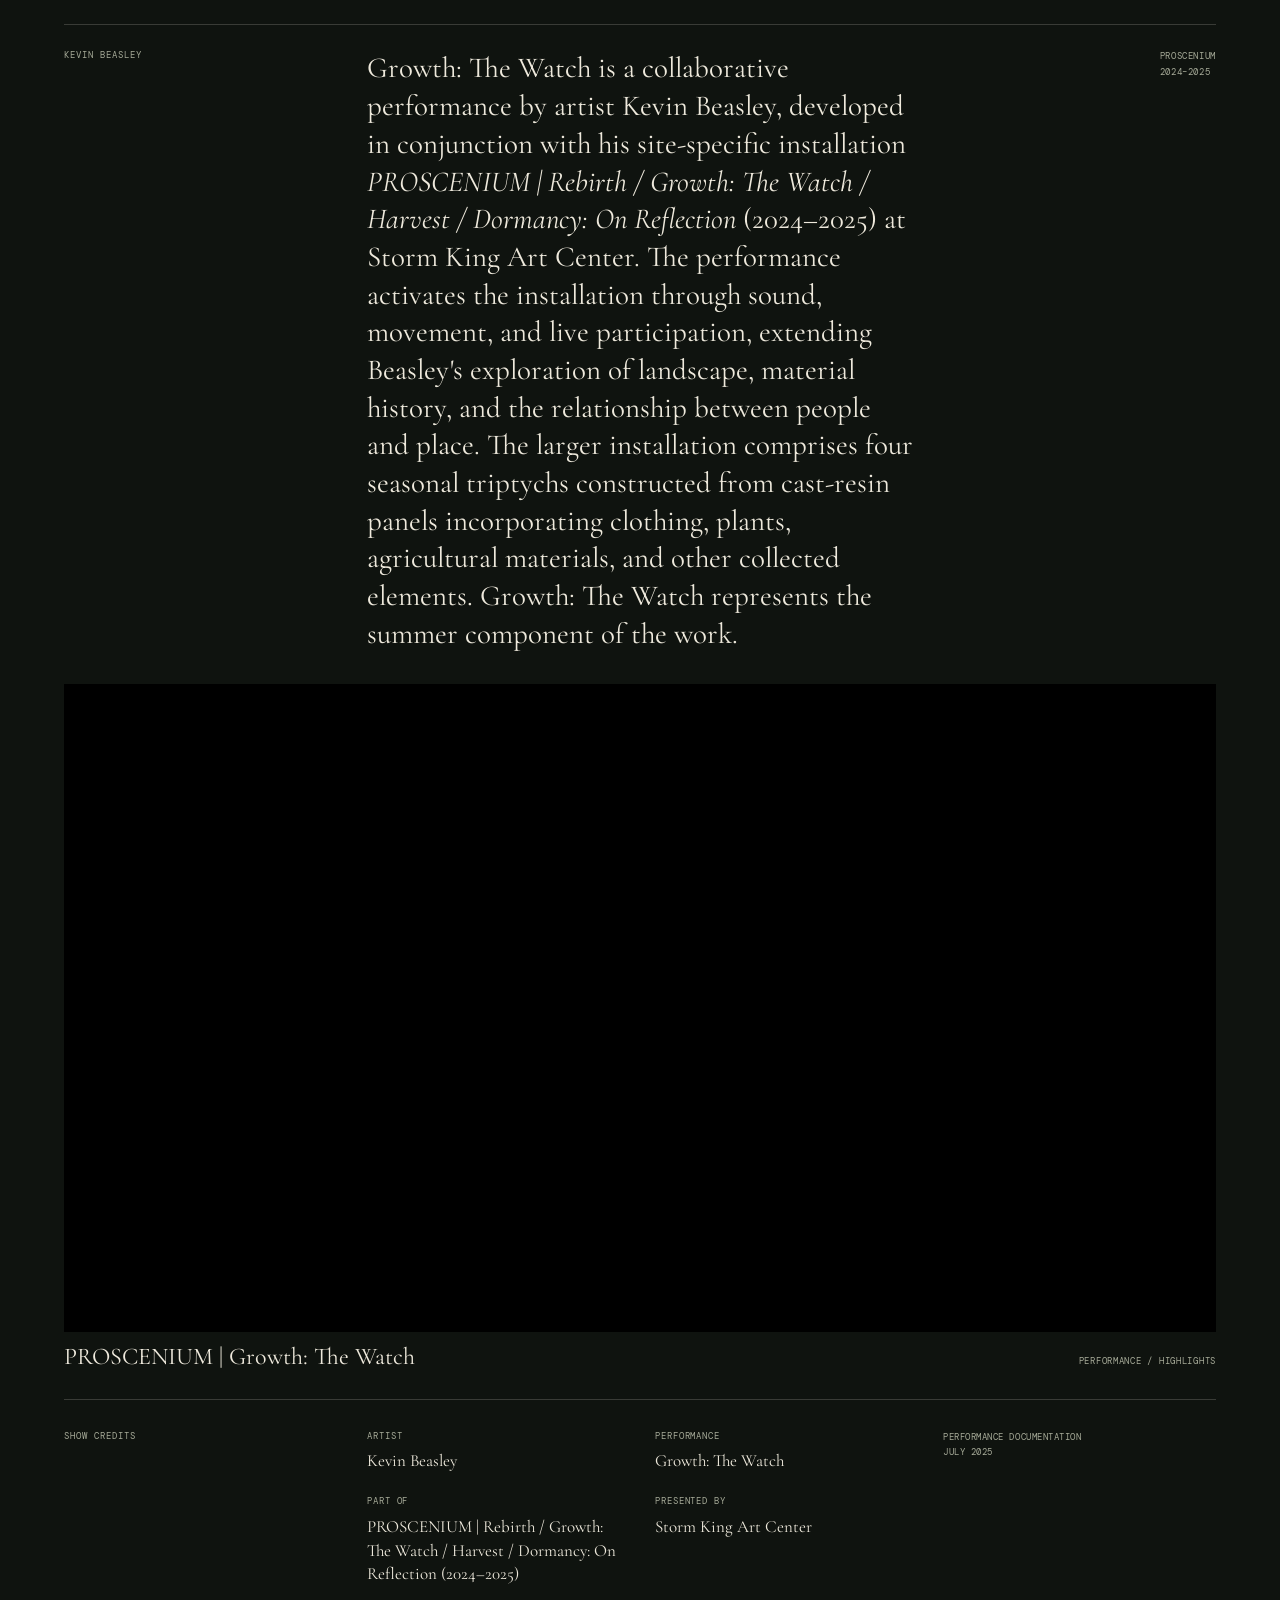
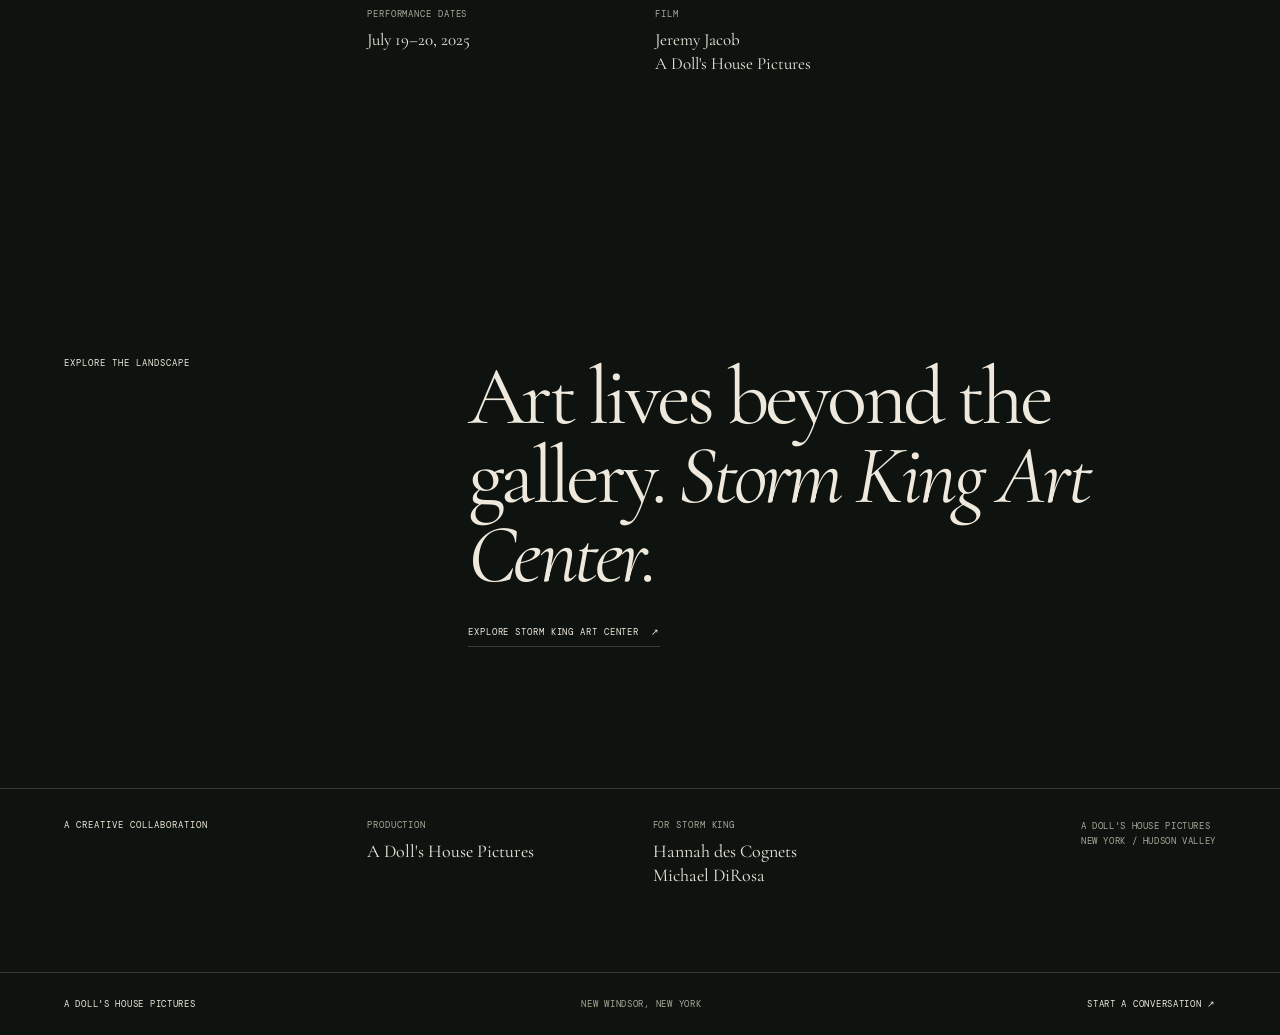
<file: stormking.html>
<!DOCTYPE html>
<html lang="en">

<head>
  <meta charset="utf-8">
  <meta name="viewport" content="width=device-width, initial-scale=1, viewport-fit=cover">
  <meta name="theme-color" content="#0f130f">

  <title>Storm King Art Center — A Doll's House Pictures</title>

  <meta name="description" content="Performance documentation at Storm King Art Center: Girl Group and Kevin Beasley's PROSCENIUM | Growth: The Watch.">

  <meta property="og:type" content="website">
  <meta property="og:site_name" content="A Doll's House Pictures">
  <meta property="og:title" content="Storm King Art Center — A Doll's House Pictures">
  <meta property="og:description" content="Performance documentation at Storm King Art Center.">
  <meta property="og:url" content="https://www.adollshousepictures.com/stormking">

  <meta name="twitter:card" content="summary_large_image">
  <meta name="twitter:title" content="Storm King Art Center — A Doll's House Pictures">
  <meta name="twitter:description" content="Performance documentation at Storm King Art Center.">

  <link rel="preconnect" href="https://player.vimeo.com">
  <link rel="preconnect" href="https://i.vimeocdn.com">
  <link rel="preconnect" href="https://f.vimeocdn.com">

  <link rel="preconnect" href="https://fonts.googleapis.com">
  <link rel="preconnect" href="https://fonts.gstatic.com" crossorigin>

  <link href="https://fonts.googleapis.com/css2?family=Cormorant+Garamond:ital,wght@0,400;0,500;1,400;1,500&family=DM+Mono:wght@400;500&family=Manrope:wght@300;400;500;600&display=swap" rel="stylesheet">

  <link rel="stylesheet" href="css/navigation.css">

  <style>
    :root {
      --paper: #0f130f;
      --ink: #eee9dc;
      --muted: #a6aa98;
      --line: rgba(238,233,220,.19);
      --gutter: clamp(20px,5vw,78px);
      --mono: "DM Mono",monospace;
      --sans: Manrope,Arial,sans-serif;
      --serif: "Cormorant Garamond",Georgia,serif;
    }

    *,
    *::before,
    *::after {
      box-sizing: border-box;
    }

    html {
      scroll-behavior: smooth;
      background: var(--paper);
    }

    body {
      margin: 0;
      background: var(--paper);
      color: var(--ink);
      font-family: var(--sans);
      -webkit-font-smoothing: antialiased;
    }

    a {
      color: inherit;
      text-decoration: none;
    }

    button {
      font: inherit;
    }

    .mono,
    .eyebrow,
    .meta {
      font: 9px/1.4 var(--mono);
      letter-spacing: .11em;
      text-transform: uppercase;
    }


    /* ==========================================================
       HERO
    ========================================================== */

    .hero {
      min-height: min(820px,calc(100svh - 74px));
      position: relative;
      display: flex;
      align-items: flex-end;
      overflow: hidden;
      isolation: isolate;
      background:
        radial-gradient(ellipse at 72% 25%, rgba(91,105,75,.19), transparent 48%),
        linear-gradient(145deg,#202b20 0%,#111710 65%,#0f130f 100%);
      color: #f4f0e5;
    }

    .hero-video {
      position: absolute;
      z-index: 0;
      inset: 0;
      overflow: hidden;
      background: #111710;
    }

    .hero-video iframe {
      position: absolute;
      z-index: 0;
      top: 50%;
      left: 50%;
      width: 100vw;
      height: 56.25vw;
      min-width: 177.78vh;
      min-height: 100%;
      transform: translate(-50%,-50%);
      border: 0;
      pointer-events: none;
    }

    .hero-poster {
      position: absolute;
      z-index: 2;
      inset: 0;
      background-image: url("images/stormkinghero.jpg");
      background-size: cover;
      background-position: center center;
      background-repeat: no-repeat;
      opacity: 1;
      transition: opacity .85s ease;
      pointer-events: none;
    }

    .hero-video.is-playing .hero-poster {
      opacity: 0;
    }

    .hero::before {
      content: "";
      position: absolute;
      z-index: 1;
      inset: 0;
      opacity: .2;
      background-image:
        linear-gradient(rgba(255,255,255,.035) 1px,transparent 1px),
        linear-gradient(90deg,rgba(255,255,255,.035) 1px,transparent 1px);
      background-size: 80px 80px;
      mask-image: linear-gradient(to bottom,black,transparent 85%);
      pointer-events: none;
    }

    .hero-inner {
      position: relative;
      z-index: 2;
      width: 100%;
      padding: clamp(28px,5vw,76px) var(--gutter) clamp(34px,5vw,70px);
    }

    .hero-meta {
      display: flex;
      justify-content: space-between;
      gap: 20px;
      padding-bottom: 22px;
      border-bottom: 1px solid rgba(255,255,255,.45);
      color: rgba(255,255,255,.82);
    }

    .hero h1 {
      margin: clamp(30px,5vw,65px) 0 0;
      font: 400 clamp(76px,16vw,230px)/.72 var(--serif);
      letter-spacing: -.075em;
    }

    .hero h1 span {
      display: block;
      font-style: italic;
      margin-left: clamp(20px,12vw,190px);
    }

    .hero-bottom {
      display: flex;
      justify-content: space-between;
      align-items: flex-end;
      gap: 30px;
      margin-top: clamp(45px,8vw,110px);
    }

    .hero-bottom p {
      max-width: 470px;
      margin: 0;
      font: 400 clamp(17px,2vw,24px)/1.35 var(--serif);
    }

    .hero-index {
      font: 9px var(--mono);
      letter-spacing: .1em;
      text-transform: uppercase;
    }


    /* ==========================================================
       INTRO
    ========================================================== */

    .intro {
      display: grid;
      grid-template-columns: 1fr 2fr 1fr;
      gap: 30px;
      padding: clamp(66px,10vw,150px) var(--gutter);
      align-items: start;
    }

    .intro-label {
      color: var(--muted);
    }

    .intro-copy {
      max-width: 760px;
      font: 400 clamp(30px,4.5vw,62px)/1.04 var(--serif);
      letter-spacing: -.035em;
    }

    .intro-copy em {
      font-weight: 400;
    }

    .intro-side {
      justify-self: end;
      max-width: 190px;
      color: var(--muted);
      font: 9px/1.7 var(--mono);
      letter-spacing: .07em;
      text-transform: uppercase;
    }


    /* ==========================================================
       PROJECT SECTIONS
    ========================================================== */

    .section {
      padding: 0 var(--gutter) clamp(85px,11vw,160px);
    }

    .section-head {
      display: flex;
      justify-content: space-between;
      align-items: baseline;
      gap: 20px;
      padding: 0 0 15px;
      border-bottom: 1px solid var(--line);
      margin-bottom: 24px;
    }

    .section-head h2 {
      margin: 0;
      font: 400 clamp(30px,4vw,54px)/1 var(--serif);
      letter-spacing: -.035em;
    }

    .section-head .meta {
      color: var(--muted);
    }

    .project-description {
      display: grid;
      grid-template-columns: 1fr 2fr 1fr;
      gap: 30px;
      align-items: start;
      margin: 0 0 32px;
    }

    .project-description .eyebrow {
      color: var(--muted);
    }

    .project-description p {
      max-width: 720px;
      margin: 0;
      color: var(--ink);
      font: 400 clamp(19px,2.3vw,29px)/1.3 var(--serif);
    }

    .project-description .project-detail {
      justify-self: end;
      max-width: 180px;
      color: var(--muted);
      font: 9px/1.7 var(--mono);
      letter-spacing: .07em;
      text-transform: uppercase;
    }

    .wide-feature {
      width: 100%;
      margin: 0 auto;
    }


    /* ==========================================================
       VIDEO FRAMES
    ========================================================== */

    .video-frame {
      position: relative;
      isolation: isolate;
      overflow: hidden;
      background: #000;
      aspect-ratio: 16/9;
      width: 100%;
      height: auto;
      outline: none;
      flex: none;
    }

    .video-frame iframe {
      position: absolute;
      z-index: 0;
      inset: 0;
      width: 100%;
      height: 100%;
      border: 0;
      pointer-events: none;
    }

    .video-poster {
      position: absolute;
      z-index: 1;
      inset: 0;
      background-position: center;
      background-size: cover;
      opacity: 1;
      transition: opacity .35s ease;
      pointer-events: none;
    }

    .video-poster::after {
      content: "";
      position: absolute;
      inset: 0;
      background: linear-gradient(0deg,rgba(0,0,0,.18),transparent 35%);
    }

    .video-frame.is-ready .video-poster {
      opacity: 0;
    }

    .video-hit {
      position: absolute;
      z-index: 2;
      inset: 0;
      width: 100%;
      height: 100%;
      padding: 0;
      border: 0;
      background: transparent;
      cursor: pointer;
    }

    .video-hit:focus-visible {
      outline: 1px solid white;
      outline-offset: -8px;
    }


    /* ==========================================================
       CUSTOM VIDEO CONTROLS
    ========================================================== */

    .video-controls {
      position: absolute;
      z-index: 4;
      right: 0;
      bottom: 0;
      left: 0;
      display: flex;
      align-items: center;
      gap: 12px;
      padding: 16px 18px;
      color: #f8f5ed;
      opacity: 0;
      pointer-events: none;
      transition: opacity .35s ease,transform .35s ease;
      transform: translateY(5px);
      background: linear-gradient(0deg,rgba(0,0,0,.48),transparent);
    }

    .video-frame:hover .video-controls,
    .video-frame:focus-within .video-controls {
      opacity: 1;
      pointer-events: auto;
      transform: translateY(0);
    }

    .video-controls button,
    .video-controls input {
      pointer-events: auto;
    }

    .control-button {
      width: 28px;
      height: 28px;
      display: grid;
      place-items: center;
      border: 0;
      background: transparent;
      color: inherit;
      padding: 0;
      cursor: pointer;
      opacity: .9;
      transition: opacity .2s ease;
    }

    .control-button:hover {
      opacity: .6;
    }

    .control-button svg {
      width: 17px;
      height: 17px;
      fill: none;
      stroke: currentColor;
      stroke-width: 1.35;
      stroke-linecap: square;
      stroke-linejoin: miter;
    }

    .video-time {
      font: 9px var(--mono);
      font-variant-numeric: tabular-nums;
      white-space: nowrap;
    }

    .video-progress {
      appearance: none;
      -webkit-appearance: none;
      flex: 1;
      min-width: 30px;
      height: 18px;
      margin: 0;
      background: transparent;
      cursor: pointer;
    }

    .video-progress::-webkit-slider-runnable-track {
      height: 1px;
      background: linear-gradient(
        to right,
        #f8f5ed var(--progress,0%),
        rgba(248,245,237,.45) var(--progress,0%)
      );
    }

    .video-progress::-moz-range-track {
      height: 1px;
      background: rgba(248,245,237,.45);
    }

    .video-progress::-moz-range-progress {
      height: 1px;
      background: #f8f5ed;
    }

    .video-progress::-webkit-slider-thumb {
      -webkit-appearance: none;
      width: 5px;
      height: 5px;
      border-radius: 50%;
      background: #f8f5ed;
      margin-top: -2px;
    }

    .video-progress::-moz-range-thumb {
      width: 5px;
      height: 5px;
      border: 0;
      border-radius: 50%;
      background: #f8f5ed;
    }


    /* ==========================================================
       CAPTIONS
    ========================================================== */

    .caption {
      display: flex;
      justify-content: space-between;
      gap: 18px;
      align-items: baseline;
      padding-top: 12px;
      color: var(--muted);
    }

    .caption strong {
      font: 400 clamp(17px,2vw,24px)/1.1 var(--serif);
      color: var(--ink);
    }

    .caption span {
      font: 9px var(--mono);
      letter-spacing: .08em;
      text-transform: uppercase;
    }


    /* ==========================================================
       SHOW CREDITS
    ========================================================== */

    .show-credits {
      display: grid;
      grid-template-columns: 1fr 2fr 1fr;
      gap: 30px;
      padding: 30px 0 0;
      margin-top: 28px;
      border-top: 1px solid var(--line);
    }

    .show-credits-heading {
      color: var(--muted);
    }

    .show-credits-grid {
      display: grid;
      grid-template-columns: repeat(2,minmax(0,1fr));
      gap: 22px 30px;
    }

    .show-credit {
      min-width: 0;
    }

    .show-credit-label {
      display: block;
      margin-bottom: 7px;
      color: var(--muted);
      font: 9px/1.4 var(--mono);
      letter-spacing: .1em;
      text-transform: uppercase;
    }

    .show-credit-value {
      font: 400 17px/1.4 var(--serif);
    }

    .show-credit-note {
      max-width: 180px;
      color: var(--muted);
      font: 9px/1.7 var(--mono);
      letter-spacing: .06em;
      text-transform: uppercase;
    }


    /* ==========================================================
       VERTICAL PROMO VIDEOS
    ========================================================== */

    .vertical-video-grid {
      display: grid;
      grid-template-columns: repeat(3,minmax(0,1fr));
      gap: clamp(16px,3vw,42px);
      align-items: start;
      max-width: 1100px;
      margin: 0 auto;
    }

    .vertical-video-grid article {
      min-width: 0;
    }

    .vertical-video-grid .video-frame {
      aspect-ratio: 9/16;
      width: 100%;
    }

    .promo-label {
      padding-top: 10px;
      color: var(--muted);
      font: 9px var(--mono);
      letter-spacing: .08em;
      text-transform: uppercase;
    }


    /* ==========================================================
       INTERLUDE
    ========================================================== */

    .interlude {
      padding: clamp(75px,11vw,160px) var(--gutter);
      display: grid;
      grid-template-columns: 1fr 2fr;
      gap: 30px;
      align-items: start;
    }

    .interlude blockquote {
      margin: 0;
      max-width: 900px;
      font: 400 clamp(36px,6.5vw,90px)/.95 var(--serif);
      letter-spacing: -.045em;
    }

    .interlude blockquote em {
      font-weight: 400;
    }


    /* ==========================================================
       VISIT LINK
    ========================================================== */

    .visit-link {
      display: inline-flex;
      align-items: center;
      gap: 12px;
      margin-top: 32px;
      padding-bottom: 8px;
      border-bottom: 1px solid var(--line);
      font: 9px var(--mono);
      letter-spacing: .1em;
      text-transform: uppercase;
      transition: opacity .2s;
    }

    .visit-link:hover {
      opacity: .65;
    }


    /* ==========================================================
       CREDITS
    ========================================================== */

    .credits {
      display: grid;
      grid-template-columns: 1fr 2fr 1fr;
      gap: 30px;
      padding: 30px var(--gutter) 85px;
      border-top: 1px solid var(--line);
    }

    .credits-list {
      display: grid;
      grid-template-columns: repeat(2,minmax(0,1fr));
      gap: 25px;
    }

    .credit-label {
      display: block;
      margin-bottom: 8px;
      color: var(--muted);
      font: 9px var(--mono);
      letter-spacing: .1em;
      text-transform: uppercase;
    }

    .credit-value {
      font: 400 18px/1.35 var(--serif);
    }


    /* ==========================================================
       FOOTER
    ========================================================== */

    .footer {
      display: flex;
      justify-content: space-between;
      align-items: center;
      gap: 20px;
      padding: 25px var(--gutter);
      border-top: 1px solid var(--line);
      font: 9px var(--mono);
      letter-spacing: .08em;
      text-transform: uppercase;
      color: var(--muted);
    }

    .footer a {
      color: var(--ink);
    }


    /* ==========================================================
       TABLET
    ========================================================== */

    @media(max-width:1000px) {
      .intro,
      .project-description,
      .show-credits {
        grid-template-columns: 1fr 2fr;
      }

      .intro-side,
      .project-description .project-detail,
      .show-credit-note {
        grid-column: 2;
        justify-self: start;
      }
    }


    /* ==========================================================
       MOBILE
    ========================================================== */

    @media(max-width:700px) {
      .hero {
        min-height: 78svh;
      }

      .hero h1 {
        font-size: clamp(75px,20vw,130px);
      }

      .hero-meta {
        font-size: 8px;
      }

      .hero-bottom {
        align-items: flex-start;
        flex-direction: column;
        gap: 20px;
      }

      .hero h1 span {
        margin-left: 8vw;
      }

      .intro,
      .project-description {
        grid-template-columns: 1fr;
        gap: 20px;
        padding-block: 70px;
      }

      .project-description {
        padding-block: 0;
      }

      .intro-side,
      .project-description .project-detail {
        grid-column: auto;
        justify-self: start;
      }

      .intro-copy {
        font-size: clamp(34px,10vw,51px);
      }

      .section {
        padding-bottom: 85px;
      }

      .section-head {
        align-items: flex-start;
        flex-direction: column;
        gap: 8px;
      }

      .show-credits {
        grid-template-columns: 1fr;
        gap: 20px;
      }

      .show-credit-note {
        grid-column: auto;
      }

      .show-credits-grid {
        gap: 18px;
      }

      .vertical-video-grid {
        grid-template-columns: repeat(2,minmax(0,1fr));
        gap: 24px 14px;
      }

      .vertical-video-grid article:last-child {
        grid-column: 1 / -1;
        width: calc(50% - 7px);
        justify-self: center;
      }

      .interlude {
        grid-template-columns: 1fr;
        gap: 22px;
        padding-block: 80px;
      }

      .interlude blockquote {
        font-size: clamp(45px,13vw,68px);
      }

      .credits {
        grid-template-columns: 1fr;
        gap: 22px;
        padding-bottom: 60px;
      }

      .credits-list {
        gap: 18px;
      }

      .footer {
        align-items: flex-start;
        flex-wrap: wrap;
        font-size: 8px;
      }

      .video-controls {
        padding: 8px;
        gap: 5px;
      }

      .control-button {
        width: 25px;
        height: 25px;
      }

      .video-time {
        font-size: 7px;
      }

      .video-progress {
        min-width: 18px;
      }
    }

    @media(hover:none) {
      .video-controls {
        opacity: 1;
        pointer-events: auto;
        transform: none;
      }
    }

    @media(prefers-reduced-motion:reduce) {
      html {
        scroll-behavior: auto;
      }

      *,
      *::before,
      *::after {
        transition-duration: .01ms !important;
      }
    }
  </style>
</head>


<body>

  <div id="site-navigation"></div>

  <main>

    <!-- HERO -->

    <section class="hero" aria-label="Storm King Art Center">

      <div class="hero-video" id="hero-video">

        <iframe
          id="hero-iframe"
          src="https://player.vimeo.com/video/1249362080?h=448cfa3e33&background=1&autoplay=1&loop=1&muted=1&autopause=0&controls=0&title=0&byline=0&portrait=0&transparent=0&dnt=1&playsinline=1"
          title="Storm King Art Center — Hero Film"
          allow="autoplay; fullscreen; picture-in-picture"
          allowfullscreen
          loading="eager"
          fetchpriority="high">
        </iframe>

        <div class="hero-poster" aria-hidden="true"></div>

      </div>

      <div class="hero-inner">

        <div class="hero-meta mono">
          <span>Art / Landscape / Performance</span>
          <span>New Windsor, New York</span>
        </div>

        <h1>
          Storm King
          <span>Art Center.</span>
        </h1>

        <div class="hero-bottom">

          <p>
            Art and performance in conversation with the landscape.
            Two projects documenting artists, movement, and sculpture
            at Storm King.
          </p>

          <span class="hero-index">
            A Doll's House Pictures&nbsp; / &nbsp;001
          </span>

        </div>

      </div>

    </section>


    <!-- INTRO -->

    <section class="intro">

      <div class="intro-label eyebrow">
        Art in the landscape
      </div>

      <div class="intro-copy">
        Set within the expansive landscape of Storm King Art Center. These projects bring together <em>sculpture and choreography in the glorious expanses of the Storm King landscape.</em>
      </div>

      <div class="intro-side">
        Sculpture / Performance<br>
        Dance / Artists<br>
        Storm King, New York
      </div>

    </section>


    <!-- 01 GIRL GROUP -->

    <section class="section" id="girl-group">

      <div class="section-head">
        <h2>01 — Girl Group</h2>
        <span class="meta">Performance / Highlights</span>
      </div>

      <div class="project-description">

        <div class="eyebrow">
          Performance documentation
        </div>

        <p>
          Girl Group was a performance collaboration between artist
          Arlene Shechet and choreographer Annie-B Parson, presented
          at Storm King Art Center in July and September 2024.
          Developed in response to Shechet's six monumental outdoor
          sculptures, the work combined choreography and sculpture
          in a sequence of site-specific performances across the
          Art Center's landscape.
        </p>

        <div class="project-detail">
          Storm King Art Center<br>
          July / September 2024
        </div>

      </div>

      <div class="wide-feature">

        <div
          class="video-frame"
          data-vimeo="1007644295"
          data-title="Girl Group — Performance Highlights">
        </div>

        <div class="caption">
          <strong>Girl Group</strong>
          <span>Performance / Highlights</span>
        </div>

      </div>


      <!-- GIRL GROUP SHOW CREDITS -->

      <div class="show-credits">

        <div class="show-credits-heading eyebrow">
          Show credits
        </div>

        <div class="show-credits-grid">

          <div class="show-credit">
            <span class="show-credit-label">Choreography</span>
            <div class="show-credit-value">Annie-B Parson</div>
          </div>

          <div class="show-credit">
            <span class="show-credit-label">Sculptures and Costumes</span>
            <div class="show-credit-value">Arlene Shechet</div>
          </div>

          <div class="show-credit">
            <span class="show-credit-label">Dancers</span>
            <div class="show-credit-value">
              Cecily Campbell<br>
              Elizabeth DeMent<br>
              Natalie Green<br>
              Kashia Kancey<br>
              Brooke Ashley Rucker<br>
              Jin Ju Song-Begin
            </div>
          </div>

          <div class="show-credit">
            <span class="show-credit-label">Sound Design</span>
            <div class="show-credit-value">Tei Blow</div>
          </div>

          <div class="show-credit">
            <span class="show-credit-label">Sound Supervision</span>
            <div class="show-credit-value">Kwamina Binne</div>
          </div>

          <div class="show-credit">
            <span class="show-credit-label">Stage Manager</span>
            <div class="show-credit-value">Sara Procopio</div>
          </div>

          <div class="show-credit">
            <span class="show-credit-label">Produced by</span>
            <div class="show-credit-value">
              Storm King Art Center<br>
              Big Dance Theater
            </div>
          </div>

          <div class="show-credit">
            <span class="show-credit-label">Film</span>
            <div class="show-credit-value">
              Jeremy Jacob<br>
              A Doll's House Pictures
            </div>
          </div>

        </div>

        <div class="show-credit-note">
          Performance collaboration<br>
          July / September 2024
        </div>

      </div>

    </section>


    <!-- GIRL GROUP PROMO -->

    <section class="section" id="girl-group-promo">

      <div class="section-head">
        <h2>Girl Group — Promotional Campaign</h2>
        <span class="meta">Vertical Films / 9:16</span>
      </div>

      <div class="vertical-video-grid">

        <article>

          <div
            class="video-frame"
            data-vimeo="1006676895"
            data-title="Girl Group — Promo 03">
          </div>

          <div class="promo-label">
            GG01
          </div>

        </article>

        <article>

          <div
            class="video-frame"
            data-vimeo="1006676864"
            data-title="Girl Group — Promo 02">
          </div>

          <div class="promo-label">
            GG02
          </div>

        </article>

        <article>

          <div
            class="video-frame"
            data-vimeo="1006676838"
            data-title="Girl Group — Promo 01">
          </div>

          <div class="promo-label">
            GG03
          </div>

        </article>

      </div>

    </section>


    <!-- INTERLUDE -->

    <section class="interlude">

      <div class="eyebrow">
        02 — Art as an encounter
      </div>

      <blockquote>
        A landscape becomes a stage.
        A sculpture becomes a place to
        <em>gather, watch, and reflect.</em>
      </blockquote>

    </section>


    <!-- 02 GROWTH -->

    <section class="section" id="growth">

      <div class="section-head">
        <h2>02 — Growth: The Watch</h2>
        <span class="meta">Performance / Highlights</span>
      </div>

      <div class="project-description">

        <div class="eyebrow">
          Kevin Beasley
        </div>

        <p>
          Growth: The Watch is a collaborative performance by artist
          Kevin Beasley, developed in conjunction with his site-specific
          installation <em>PROSCENIUM | Rebirth / Growth: The Watch /
          Harvest / Dormancy: On Reflection</em> (2024–2025) at Storm
          King Art Center. The performance activates the installation
          through sound, movement, and live participation, extending
          Beasley's exploration of landscape, material history, and
          the relationship between people and place. The larger
          installation comprises four seasonal triptychs constructed
          from cast-resin panels incorporating clothing, plants,
          agricultural materials, and other collected elements.
          Growth: The Watch represents the summer component of the work.
        </p>

        <div class="project-detail">
          PROSCENIUM<br>
          2024–2025
        </div>

      </div>

      <div class="wide-feature">

        <div
          class="video-frame"
          data-vimeo="1122967020"
          data-title="PROSCENIUM | Growth: The Watch — Highlights">
        </div>

        <div class="caption">
          <strong>PROSCENIUM | Growth: The Watch</strong>
          <span>Performance / Highlights</span>
        </div>

      </div>


      <!-- GROWTH SHOW CREDITS -->

      <div class="show-credits">

        <div class="show-credits-heading eyebrow">
          Show credits
        </div>

        <div class="show-credits-grid">

          <div class="show-credit">
            <span class="show-credit-label">Artist</span>
            <div class="show-credit-value">Kevin Beasley</div>
          </div>

          <div class="show-credit">
            <span class="show-credit-label">Performance</span>
            <div class="show-credit-value">Growth: The Watch</div>
          </div>

          <div class="show-credit">
            <span class="show-credit-label">Part of</span>
            <div class="show-credit-value">
              PROSCENIUM | Rebirth / Growth: The Watch /
              Harvest / Dormancy: On Reflection (2024–2025)
            </div>
          </div>

          <div class="show-credit">
            <span class="show-credit-label">Presented by</span>
            <div class="show-credit-value">Storm King Art Center</div>
          </div>

          <div class="show-credit">
            <span class="show-credit-label">Performance Dates</span>
            <div class="show-credit-value">July 19–20, 2025</div>
          </div>

          <div class="show-credit">
            <span class="show-credit-label">Film</span>
            <div class="show-credit-value">
              Jeremy Jacob<br>
              A Doll's House Pictures
            </div>
          </div>

        </div>

        <div class="show-credit-note">
          Performance documentation<br>
          July 2025
        </div>

      </div>

    </section>


    <!-- VISIT STORM KING -->

    <section class="interlude">

      <div class="eyebrow">
        Explore the landscape
      </div>

      <div>

        <blockquote>
          Art lives beyond the gallery.
          <em>Storm King Art Center.</em>
        </blockquote>

        <a
          class="visit-link"
          href="https://www.stormking.org/"
          target="_blank"
          rel="noopener noreferrer">
          Explore Storm King Art Center
          <span>↗</span>
        </a>

      </div>

    </section>


    <!-- CREDITS -->

    <section class="credits">

      <div class="eyebrow">
        A creative collaboration
      </div>

      <div class="credits-list">

        <div>
          <span class="credit-label">
            Production
          </span>
          <div class="credit-value">
            A Doll's House Pictures
          </div>
        </div>

        <div>
          <span class="credit-label">
            For Storm King
          </span>
          <div class="credit-value">
            Hannah des Cognets<br>
            Michael DiRosa
          </div>
        </div>

      </div>

      <div class="intro-side">
        A Doll's House Pictures<br>
        New York / Hudson Valley
      </div>

    </section>

  </main>


  <!-- FOOTER -->

  <footer class="footer">

    <a href="./">A Doll's House Pictures</a>

    <span>New Windsor, New York</span>

    <a href="mailto:adollshousepictures@gmail.com">
      Start a conversation ↗
    </a>

  </footer>


  <!-- VIMEO PLAYER API -->

  <script src="https://player.vimeo.com/api/player.js"></script>

  <script>
    (() => {
      "use strict";


      /* ==========================================================
         HERO VIDEO — POSTER / AUTOPLAY
      ========================================================== */

      const heroFrame = document.getElementById("hero-video");
      const heroIframe = document.getElementById("hero-iframe");

      if (heroFrame && heroIframe && window.Vimeo) {

        const heroPlayer = new Vimeo.Player(heroIframe);

        heroPlayer.on("playing", () => {
          heroFrame.classList.add("is-playing");
        });

        heroPlayer.on("error", error => {
          console.warn("Hero Vimeo playback error:", error);
        });

        heroPlayer.ready()
          .then(() => heroPlayer.setMuted(true))
          .then(() => heroPlayer.play())
          .catch(error => {
            console.warn("Hero autoplay unavailable:", error);
          });

      }


      /* ==========================================================
         PLAYER ICONS
      ========================================================== */

      const icons = {
        play: '<svg viewBox="0 0 20 20" aria-hidden="true"><path d="M6 3.5 16 10 6 16.5Z"/></svg>',

        pause: '<svg viewBox="0 0 20 20" aria-hidden="true"><path d="M6.5 4v12M13.5 4v12"/></svg>',

        sound: '<svg viewBox="0 0 20 20" aria-hidden="true"><path d="M3 8v4h3l4 3V5L6 8H3Z"/><path d="M13 7a4 4 0 0 1 0 6M15 5a7 7 0 0 1 0 10"/></svg>',

        mute: '<svg viewBox="0 0 20 20" aria-hidden="true"><path d="M3 8v4h3l4 3V5L6 8H3ZM13 8l5 5m0-5-5 5"/></svg>',

        full: '<svg viewBox="0 0 20 20" aria-hidden="true"><path d="M7 3H3v4M13 3h4v4M17 13v4h-4M3 13v4h4"/></svg>'
      };


      /* ==========================================================
         TIME FORMAT
      ========================================================== */

      const fmt = n => {
        if (!Number.isFinite(n)) return "00:00";

        n = Math.max(0, Math.floor(n));

        return String(Math.floor(n / 60)).padStart(2, "0") +
          ":" +
          String(n % 60).padStart(2, "0");
      };


      /* ==========================================================
         BUILD VIDEO PLAYER
      ========================================================== */

      const initializeVideo = frame => {

        if (frame.dataset.initialized === "true") return;

        const id = frame.dataset.vimeo;
        const title = frame.dataset.title || "Storm King Art Center";

        if (!id || !/^\d+$/.test(id)) return;

        frame.dataset.initialized = "true";

        const params = new URLSearchParams({
          autoplay: "0",
          muted: "0",
          loop: "0",
          controls: "0",
          transparent: "0",
          playsinline: "1",
          dnt: "1"
        });


        /* IFRAME */

        const iframe = document.createElement("iframe");

        iframe.src =
          `https://player.vimeo.com/video/${id}?${params.toString()}`;

        iframe.allow = "autoplay; fullscreen; picture-in-picture";
        iframe.allowFullscreen = true;
        iframe.title = title;

        frame.appendChild(iframe);


        /* POSTER */

        const poster = document.createElement("div");

        poster.className = "video-poster";
        poster.setAttribute("aria-hidden", "true");

        frame.appendChild(poster);


        /* INTERACTION OVERLAY */

        const hit = document.createElement("button");

        hit.className = "video-hit";
        hit.type = "button";
        hit.setAttribute("aria-label", `Play or pause ${title}`);

        frame.appendChild(hit);


        /* CONTROLS */

        const controls = document.createElement("div");

        controls.className = "video-controls";

        controls.innerHTML = `
          <button class="control-button play-toggle" type="button" aria-label="Play">
            ${icons.play}
          </button>

          <span class="video-time current">00:00</span>

          <input
            class="video-progress"
            type="range"
            min="0"
            max="1000"
            value="0"
            aria-label="Seek video">

          <span class="video-time duration">00:00</span>

          <button class="control-button sound-toggle" type="button" aria-label="Mute">
            ${icons.sound}
          </button>

          <button class="control-button fullscreen-toggle" type="button" aria-label="Fullscreen">
            ${icons.full}
          </button>
        `;

        frame.appendChild(controls);


        /* PLAYER */

        const player = new Vimeo.Player(iframe);

        const playButton = controls.querySelector(".play-toggle");
        const soundButton = controls.querySelector(".sound-toggle");
        const fullscreenButton = controls.querySelector(".fullscreen-toggle");
        const progress = controls.querySelector(".video-progress");
        const current = controls.querySelector(".current");
        const duration = controls.querySelector(".duration");

        let isMuted = false;


        /* PLAY / PAUSE */

        const setPlaying = playing => {
          frame.classList.toggle("is-paused", !playing);

          playButton.innerHTML = playing ? icons.pause : icons.play;

          playButton.setAttribute(
            "aria-label",
            playing ? "Pause" : "Play"
          );
        };

        const toggle = async () => {
          try {
            if (await player.getPaused()) {
              await player.play();
            } else {
              await player.pause();
            }
          } catch (error) {
            console.warn("Vimeo playback error:", error);
          }
        };


        /* CONTROL EVENTS */

        hit.addEventListener("click", toggle);
        playButton.addEventListener("click", toggle);


        /* SOUND */

        soundButton.addEventListener("click", async () => {
          try {
            isMuted = !isMuted;

            await player.setMuted(isMuted);

            soundButton.innerHTML = isMuted ? icons.mute : icons.sound;

            soundButton.setAttribute(
              "aria-label",
              isMuted ? "Unmute" : "Mute"
            );

          } catch (error) {
            console.warn("Vimeo sound error:", error);
          }
        });


        /* FULLSCREEN */

        fullscreenButton.addEventListener("click", async () => {
          try {
            await player.requestFullscreen();
          } catch (error) {
            console.warn("Vimeo fullscreen error:", error);
          }
        });


        /* PROGRESS */

        progress.addEventListener("input", async () => {
          try {
            const videoDuration = await player.getDuration();

            await player.setCurrentTime(
              videoDuration * (Number(progress.value) / 1000)
            );
          } catch (error) {}
        });


        /* PLAYER EVENTS */

        player.on("play", () => {
          setPlaying(true);
        });

        player.on("playing", () => {
          frame.classList.add("is-ready");
          frame.classList.remove("is-paused");
        });

        player.on("pause", () => {
          setPlaying(false);
        });

        player.on("ended", () => {
          setPlaying(false);
        });

        player.on("loaded", async () => {
          try {
            duration.textContent = fmt(await player.getDuration());
          } catch (error) {}
        });

        player.on("timeupdate", data => {
          current.textContent = fmt(data.seconds);
          duration.textContent = fmt(data.duration);

          progress.value = String(
            data.duration
              ? Math.round(data.seconds / data.duration * 1000)
              : 0
          );

          progress.style.setProperty(
            "--progress",
            `${progress.value / 10}%`
          );
        });

        player.on("error", error => {
          frame.classList.add("video-error");
          console.warn("Vimeo player error:", error);
        });

        frame._vimeoPlayer = player;

      };


      /* ==========================================================
         LAZY LOADING
      ========================================================== */

      const videoFrames = document.querySelectorAll(
        ".video-frame[data-vimeo]"
      );

      if ("IntersectionObserver" in window) {

        const videoObserver = new IntersectionObserver(
          (entries, observer) => {

            entries.forEach(entry => {

              if (!entry.isIntersecting) return;

              initializeVideo(entry.target);

              observer.unobserve(entry.target);

            });

          },
          {
            rootMargin: "500px 0px",
            threshold: 0
          }
        );

        videoFrames.forEach(frame => {
          videoObserver.observe(frame);
        });

      } else {

        videoFrames.forEach(frame => {
          initializeVideo(frame);
        });

      }

    })();
  </script>

  <script src="js/navigation.js" defer></script>

</body>
</html>
</file>
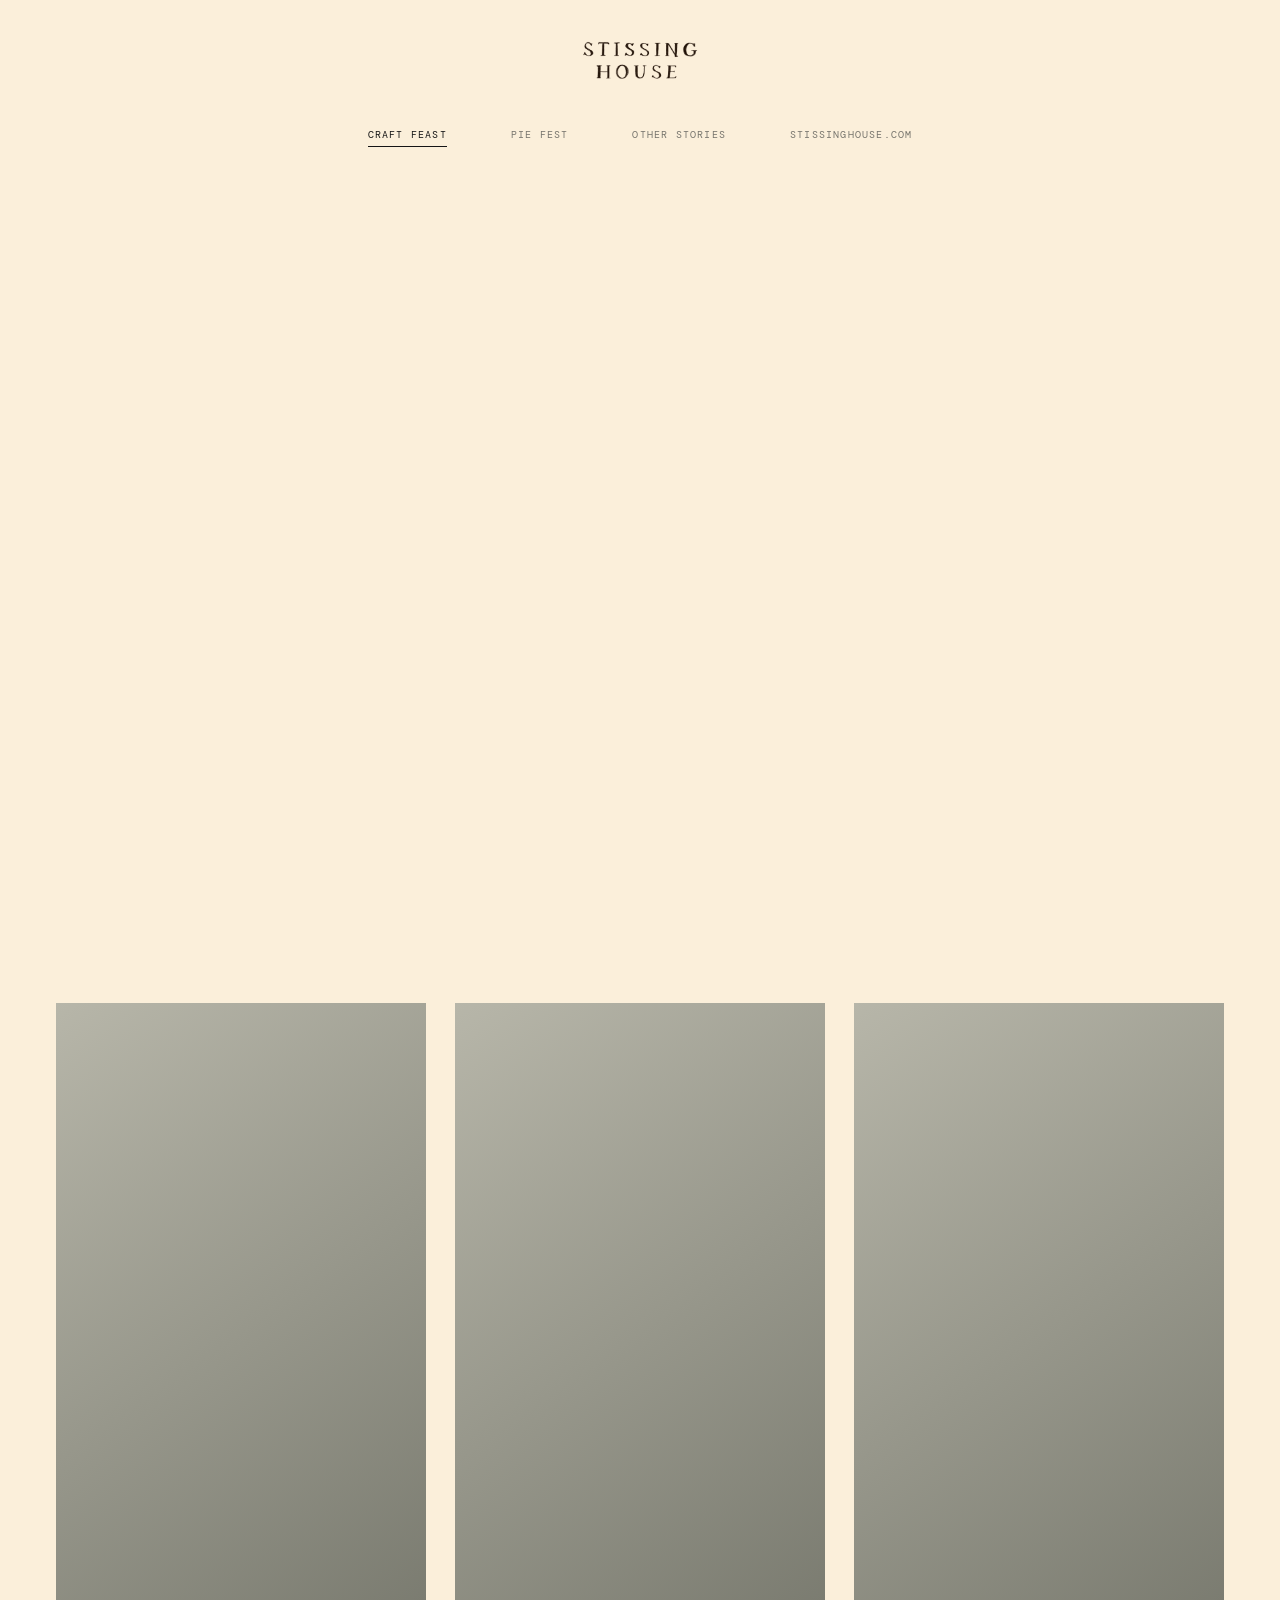
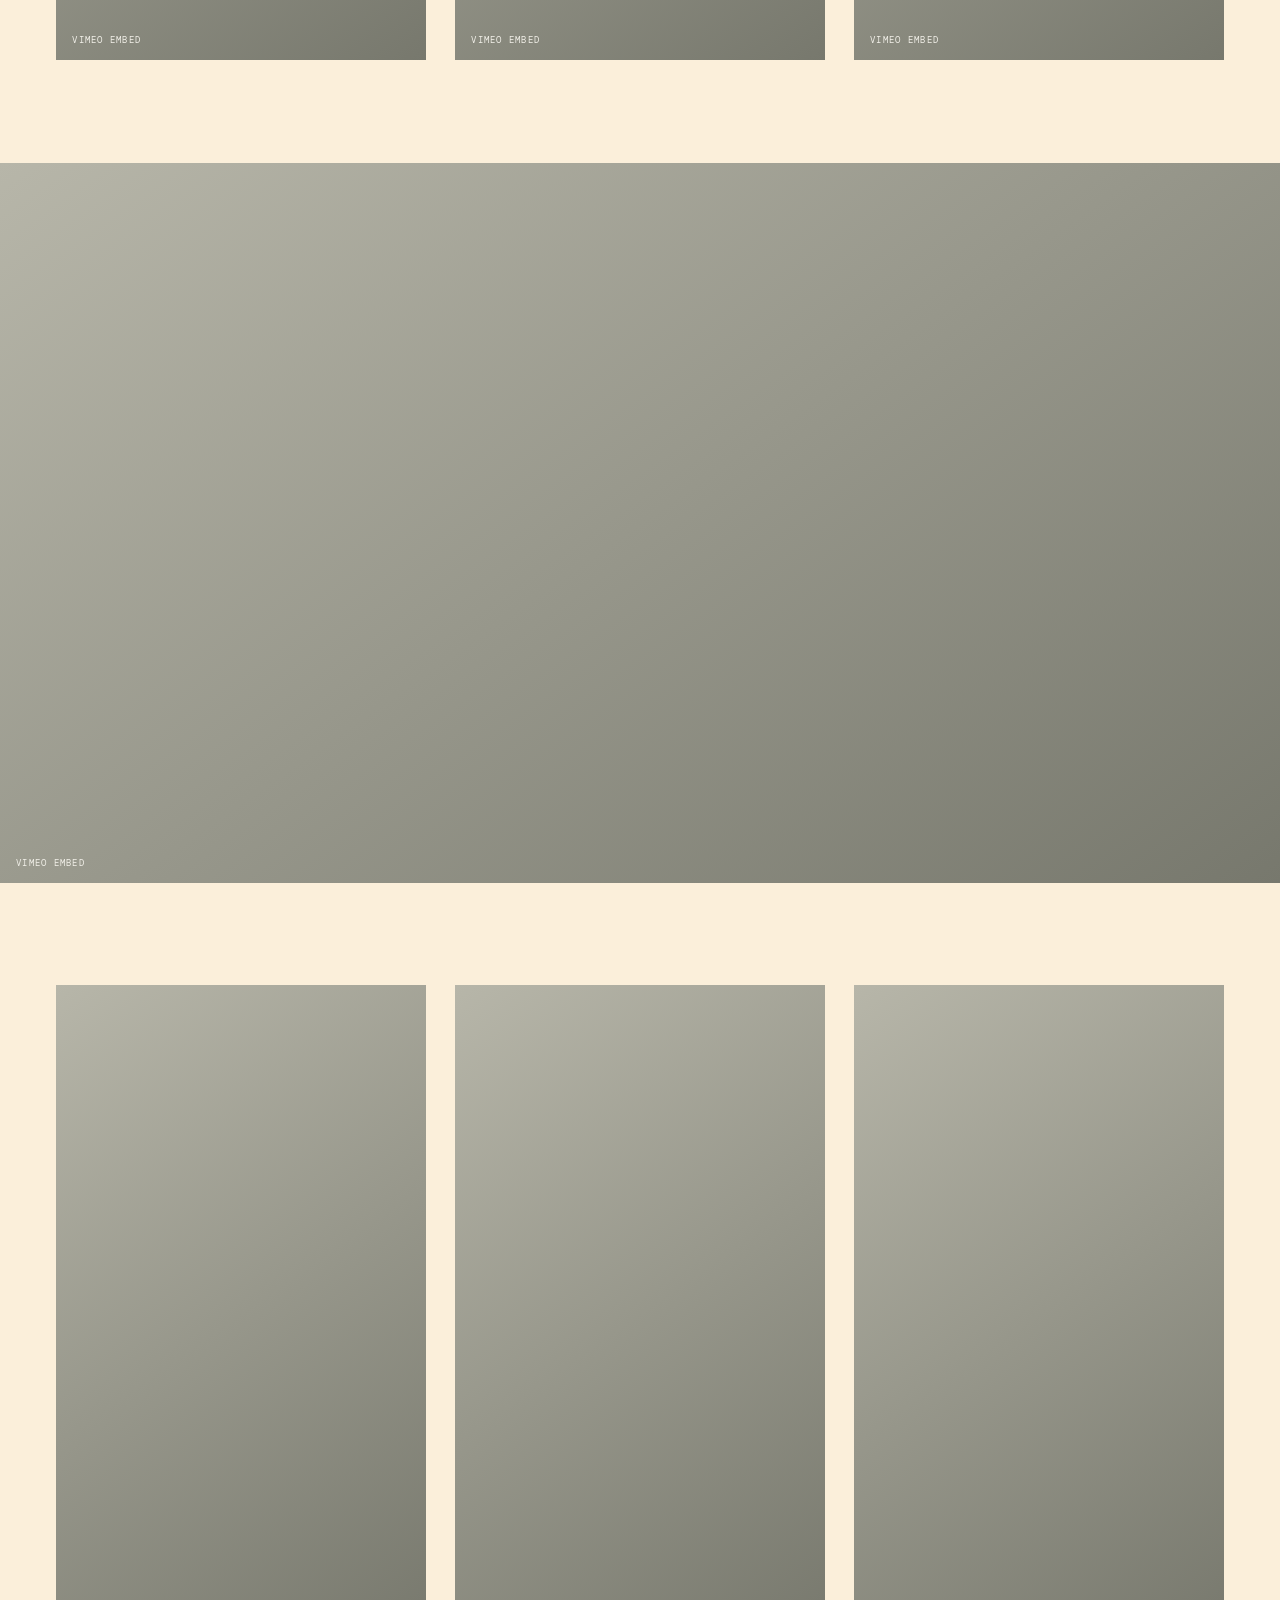
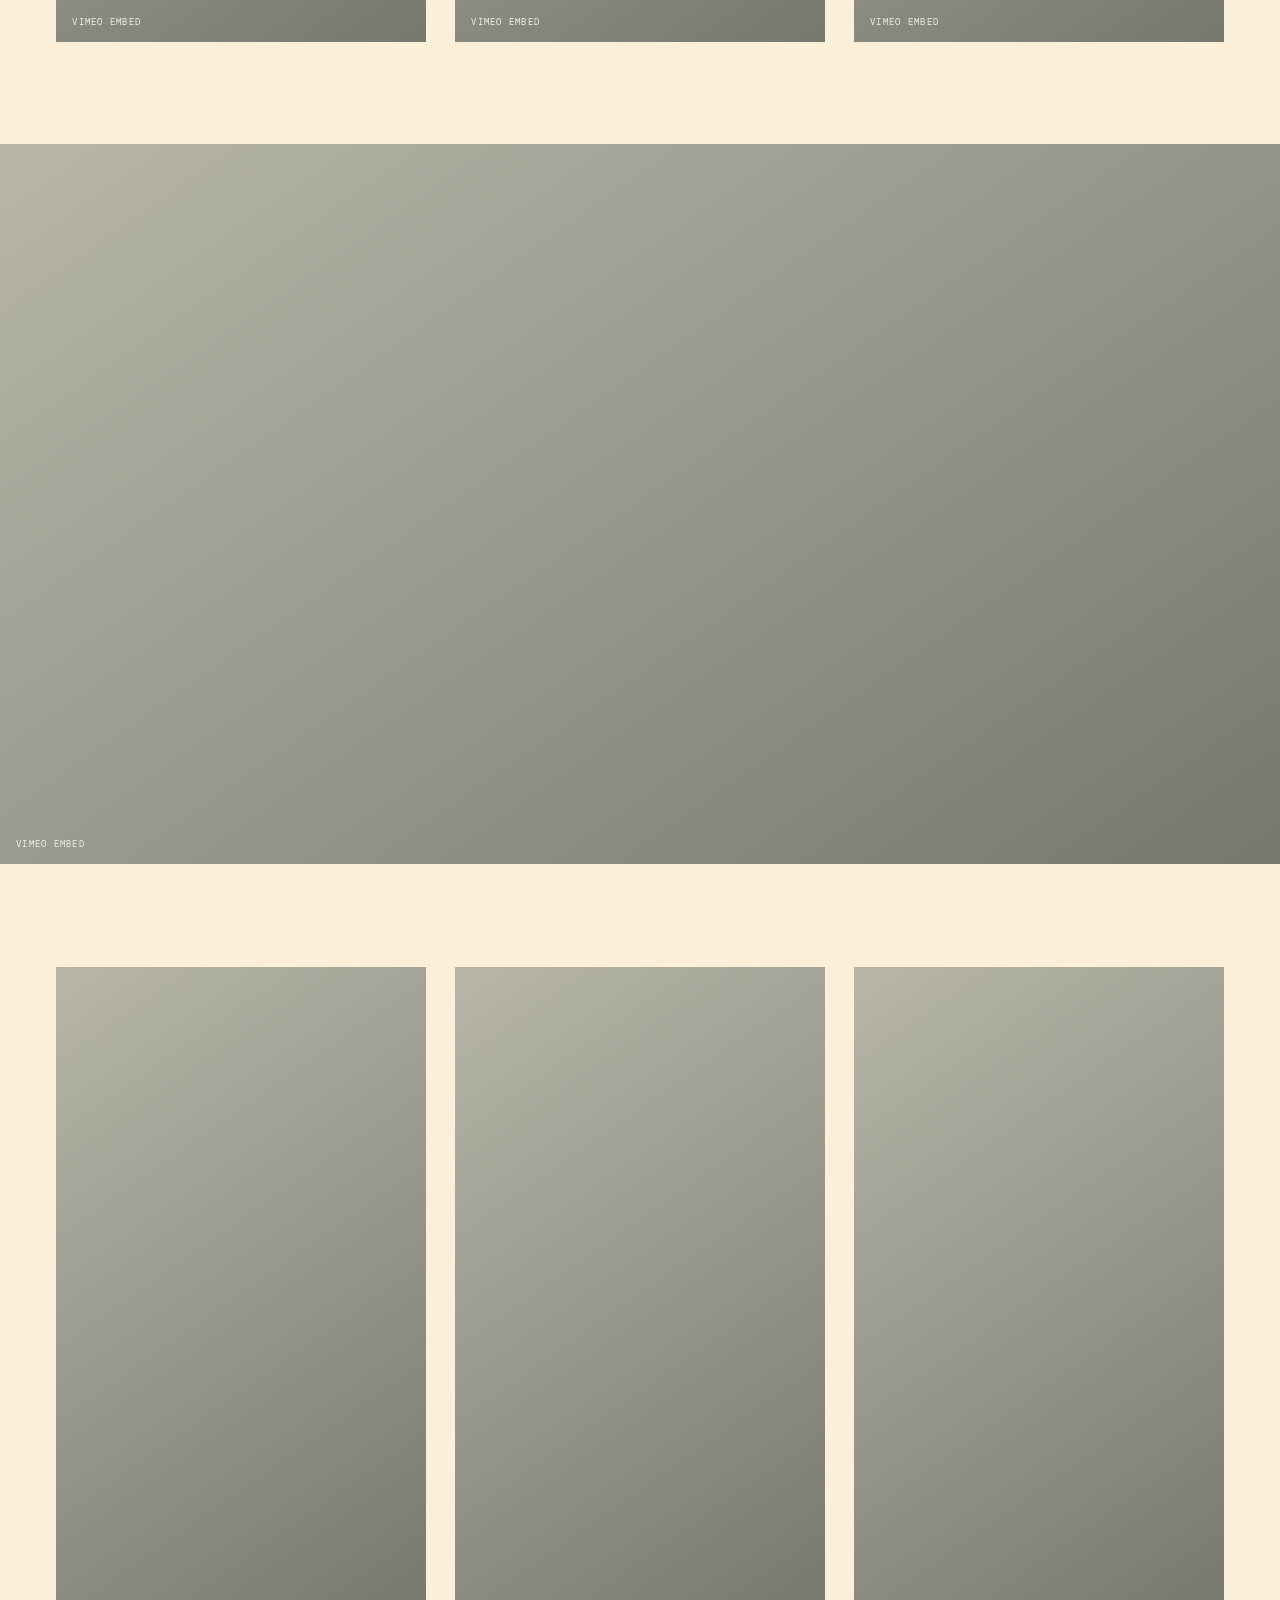
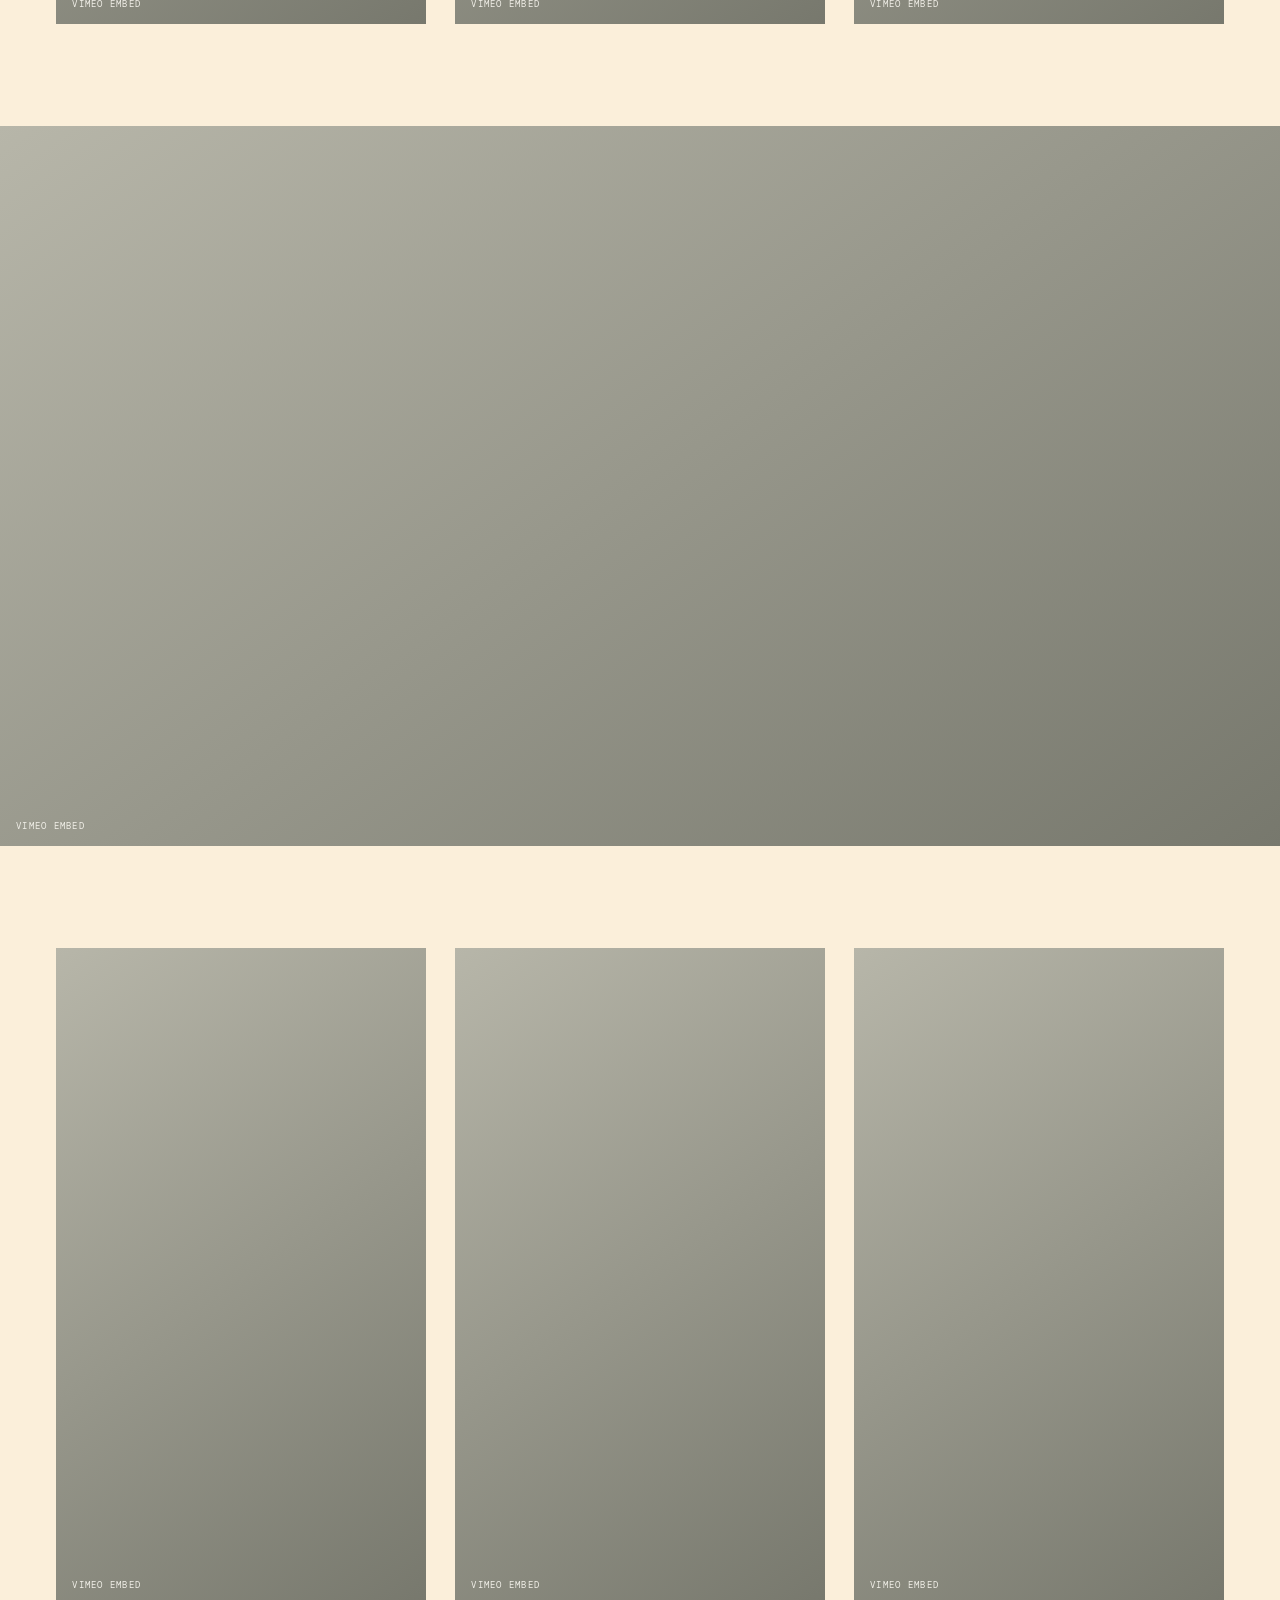
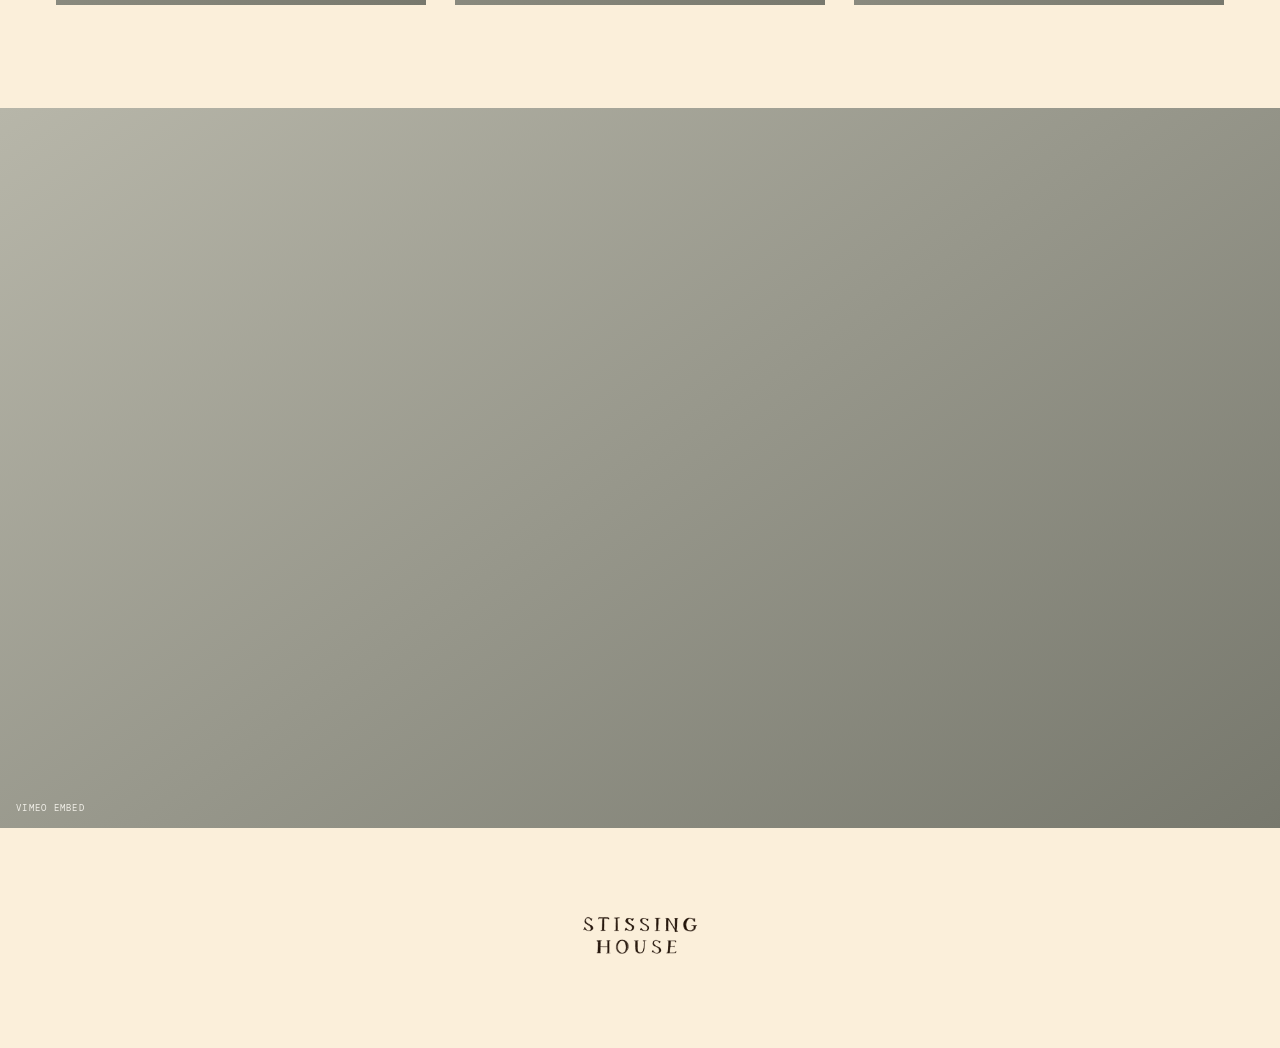
<file: stissinghouse/craftfeast.html>
<!DOCTYPE html>
<html lang="en">
<head>
  <meta charset="utf-8">
  <meta name="viewport" content="width=device-width, initial-scale=1">
  <meta name="theme-color" content="#e9e6de">

  <title>Stissing World</title>

  <meta name="description" content="Stissing House Craft Feast — celebrating food, craft, and the Stissing House experience.">

  <meta property="og:type" content="website">
  <meta property="og:site_name" content="Home Pictures">
  <meta property="og:title" content="Stissing House Craft Feast">
  <meta property="og:description" content="Films celebrating food, craft, and the Stissing House experience.">
  <meta property="og:url" content="https://www.adollshousepictures.com/stissingworld">
  <meta property="og:image" content="https://www.adollshousepictures.com/stissinghouse/share-image.jpg">
  <meta property="og:image:width" content="1200">
  <meta property="og:image:height" content="630">

  <meta name="twitter:card" content="summary_large_image">
  <meta name="twitter:title" content="Stissing House Craft Feast">
  <meta name="twitter:description" content="Films celebrating food, craft, and the Stissing House experience.">
  <meta name="twitter:image" content="https://www.adollshousepictures.com/stissinghouse/share-image.jpg">

  <link rel="preconnect" href="https://player.vimeo.com">

  <link href="https://fonts.googleapis.com/css2?family=DM+Mono:wght@400;500&family=Manrope:wght@400;500;600&family=Playfair+Display:ital,wght@0,400;0,500;1,400;1,500&display=swap" rel="stylesheet">

  <style>
    :root {
      --paper: #fbefda;
      --ink: #fbefda;
      --muted: #77756d;
      --rule: rgba(23, 23, 20, 0.25);
      --gutter: clamp(18px, 4.4vw, 72px);
    }

    * {
      box-sizing: border-box;
    }

    html {
      scroll-behavior: smooth;
    }

    body {
      min-height: 100vh;
      margin: 0;
      display: flex;
      flex-direction: column;
      background: var(--paper);
      color: var(--ink);
      font-family: Manrope, Arial, sans-serif;
    }

    a {
      color: inherit;
      text-decoration: none;
    }

    .site-header {
      height: 120px;
      min-height: 120px;
      display: flex;
      align-items: center;
      justify-content: center;
      padding: 20px var(--gutter);
    }

    .site-header img,
    footer img {
      display: block;
      width: 120px;
      max-width: 34vw;
      height: auto;
      border: 0;
      outline: 0;
      box-shadow: none;
    }

    .mono,
    .eyebrow,
    .meta,
    .nav {
      font-family: "DM Mono", monospace;
      font-size: 10px;
      letter-spacing: 0.12em;
      text-transform: uppercase;
    }

    /* World navigation */

    .world-nav {
      display: flex;
      justify-content: center;
      align-items: center;
      flex-wrap: wrap;
      gap: clamp(24px, 5vw, 72px);
      padding: 0 var(--gutter) 32px;
      color: var(--muted);
    }

    .world-nav a {
      position: relative;
      padding: 8px 0;
      font-family: "DM Mono", monospace;
      font-size: 10px;
      letter-spacing: 0.12em;
      text-transform: uppercase;
      transition: color 180ms ease;
    }

    .world-nav a:hover,
    .world-nav a[aria-current="page"] {
      color: #151515;
    }

    .world-nav a[aria-current="page"]::after {
      position: absolute;
      right: 0;
      bottom: 2px;
      left: 0;
      height: 1px;
      background: currentColor;
      content: "";
    }

    .world-nav a:focus-visible {
      outline: 1px solid currentColor;
      outline-offset: 5px;
    }

    main {
      flex: 0 0 auto;
      width: 100%;
      padding: 0 var(--gutter);
    }

    .edition {
      display: flex;
      justify-content: space-between;
      gap: 20px;
      padding: 14px 0 38px;
      color: var(--muted);
    }

    .sequence {
      display: flex;
      flex-direction: column;
      gap: clamp(56px, 8vw, 120px);
    }

    /* Video frames */

    .feature {
      width: 100vw;
      min-width: 0;
      margin-left: calc(50% - 50vw);
    }

    .frame {
      position: relative;
      width: 100%;
      overflow: hidden;
      aspect-ratio: 16 / 9;
      background: #fbefda;
    }

    .frame iframe {
      position: absolute;
      inset: 0;
      display: block;
      width: 100%;
      height: 100%;
      border: 0;
    }

    .video-click-layer {
      position: absolute;
      z-index: 2;
      inset: 0;
      width: 100%;
      height: 100%;
      border: 0;
      padding: 0;
      background: transparent;
      cursor: pointer;
    }

    .video-click-layer:focus,
    .video-click-layer:focus-visible,
    .frame,
    .frame iframe {
      outline: none !important;
      border: 0 !important;
      box-shadow: none !important;
    }

    .placeholder {
      position: absolute;
      inset: 0;
      display: flex;
      align-items: center;
      justify-content: center;
      background: linear-gradient(145deg, #b7b6a9, #77786d);
      color: #f2f0e9;
      font: italic clamp(22px, 4vw, 48px) "Playfair Display", Georgia, serif;
    }

    .placeholder::after {
      position: absolute;
      bottom: 14px;
      left: 16px;
      content: "VIMEO EMBED";
      font: 9px "DM Mono", monospace;
      letter-spacing: 0.14em;
    }

    /* Captions */

    .caption {
      display: flex;
      justify-content: space-between;
      align-items: baseline;
      gap: 18px;
      margin-top: 10px;
      padding-top: 12px;
    }

    .feature .caption {
      margin-inline: var(--gutter);
    }

    .caption h2 {
      margin: 0;
      font: 400 clamp(19px, 2.5vw, 31px) / 1.1 "Playfair Display", Georgia, serif;
    }

    .meta {
      color: var(--muted);
      font-size: 9px;
      white-space: nowrap;
    }

    /* Vertical videos */

    .vertical-section {
      display: grid;
      grid-template-columns: repeat(3, minmax(0, 1fr));
      align-items: start;
      gap: clamp(14px, 2.3vw, 34px);
    }

    .vertical-section.two {
      grid-template-columns: repeat(2, minmax(0, 1fr));
      width: min(100%, 1000px);
      margin-inline: auto;
      gap: clamp(20px, 4vw, 64px);
    }

    .vertical .frame {
      width: auto;
      height: min(calc(100svh - 80px), calc((100vw - 2 * var(--gutter) - 2 * clamp(14px, 2.3vw, 34px)) / 3 * 1.7778));
      max-height: calc(100vh - 80px);
      aspect-ratio: 9 / 16;
      justify-self: center;
      border: 0;
      outline: none;
      box-shadow: none;
    }

    /* Section headings */

    .section-head {
      display: flex;
      justify-content: space-between;
      align-items: baseline;
      gap: 20px;
      margin-bottom: 25px;
      padding-top: 12px;
      color: var(--muted);
    }

    .section-head .label {
      font: 10px "DM Mono", monospace;
      letter-spacing: 0.12em;
      text-transform: uppercase;
    }

    .section-head .note {
      color: var(--ink);
      font: italic 17px "Playfair Display", Georgia, serif;
    }

    .vertical .caption h2 {
      font-size: clamp(16px, 1.8vw, 24px);
    }

    /* Custom Vimeo controls */

    .player-ui {
      position: absolute;
      z-index: 5;
      inset: 0;
      display: flex;
      flex-direction: column;
      justify-content: flex-end;
      padding: 14px 16px;
      color: #f2f0e9;
      opacity: 0;
      pointer-events: none;
      background: transparent;
      transition: opacity 180ms ease;
    }

    .frame:hover .player-ui,
    .frame:focus-within .player-ui,
    .frame.is-paused .player-ui {
      opacity: 1;
    }

    .player-controls {
      display: flex;
      align-items: center;
      gap: 13px;
      width: 100%;
      pointer-events: auto;
    }

    .player-button {
      display: grid;
      place-items: center;
      flex: 0 0 28px;
      width: 28px;
      height: 28px;
      padding: 0;
      border: 0;
      background: transparent;
      color: inherit;
      cursor: pointer;
    }

    .player-button svg {
      display: block;
      width: 17px;
      height: 17px;
      fill: none;
      stroke: currentColor;
      stroke-width: 1.4;
      stroke-linecap: square;
      stroke-linejoin: miter;
    }

    .player-time {
      font: 9px "DM Mono", monospace;
      white-space: nowrap;
      letter-spacing: 0.04em;
      font-variant-numeric: tabular-nums;
    }

    .player-progress {
      position: relative;
      display: flex;
      flex: 1;
      align-items: center;
      height: 24px;
      min-width: 20px;
      cursor: pointer;
      touch-action: pan-y;
    }

    .player-track {
      position: relative;
      width: 100%;
      height: 1px;
      background: rgba(242, 240, 233, 0.45);
    }

    .player-played {
      position: absolute;
      inset: 0 auto 0 0;
      width: 0%;
      background: #f2f0e9;
    }

    .player-thumb {
      position: absolute;
      top: 50%;
      left: 0%;
      width: 5px;
      height: 5px;
      border-radius: 50%;
      background: #f2f0e9;
      transform: translate(-50%, -50%);
    }

    .player-button:hover {
      opacity: 0.65;
    }

    .player-button:focus-visible,
    .player-progress:focus-visible {
      outline: 1px solid currentColor;
      outline-offset: 4px;
    }

    /* Minimal volume control */

    .volume-control {
      display: flex;
      flex: 0 0 auto;
      align-items: center;
      gap: 6px;
    }

    .volume-control .player-button {
      flex: 0 0 20px;
      width: 20px;
      height: 24px;
    }

    .volume-control .player-button svg {
      width: 15px;
      height: 15px;
      stroke-width: 1.2;
    }

    .volume-slider {
      appearance: none;
      -webkit-appearance: none;
      flex: 0 0 48px;
      width: 48px;
      height: 12px;
      margin: 0;
      padding: 0;
      background: transparent;
      cursor: pointer;
    }

    .volume-slider::-webkit-slider-runnable-track {
      height: 1px;
      background: rgba(242, 240, 233, 0.5);
    }

    .volume-slider::-moz-range-track {
      height: 1px;
      background: rgba(242, 240, 233, 0.5);
    }

    .volume-slider::-webkit-slider-thumb {
      appearance: none;
      -webkit-appearance: none;
      width: 4px;
      height: 4px;
      margin-top: -1.5px;
      border: 0;
      border-radius: 50%;
      background: #f2f0e9;
    }

    .volume-slider::-moz-range-thumb {
      width: 4px;
      height: 4px;
      border: 0;
      border-radius: 50%;
      background: #f2f0e9;
    }

    .volume-slider:focus-visible {
      outline: 1px solid currentColor;
      outline-offset: 3px;
    }

    .volume-slash {
      display: none;
    }

    .volume-muted .volume-waves {
      display: none;
    }

    .volume-muted .volume-slash {
      display: block;
    }

    /* Footer */

    footer {
      flex: 1 0 220px;
      min-height: 220px;
      display: flex;
      align-items: center;
      justify-content: center;
      padding: 24px var(--gutter) 30px;
      color: var(--muted);
    }

    /* Mobile */

    @media (max-width: 700px) {
      .site-header {
        height: 100px;
        min-height: 100px;
      }

      .world-nav {
        gap: clamp(18px, 5vw, 30px);
        padding-bottom: 26px;
      }

      .world-nav a {
        font-size: 9px;
        letter-spacing: 0.09em;
      }

      footer {
        min-height: 180px;
        flex-basis: 180px;
      }

      .edition {
        padding-bottom: 26px;
      }

      .sequence {
        gap: 58px;
      }

      .vertical-section {
        grid-template-columns: repeat(3, minmax(0, 1fr));
        gap: 10px;
      }

      .vertical .frame {
        height: min(calc(100svh - 80px), calc((100vw - 2 * var(--gutter) - 20px) / 3 * 1.7778));
        max-width: 100%;
      }

      .vertical-section.two {
        width: 100%;
        gap: 14px;
      }

      .caption {
        align-items: flex-start;
        flex-direction: column;
        gap: 6px;
      }

      .caption h2 {
        font-size: 17px;
      }

      .vertical .caption h2 {
        font-size: 15px;
      }

      .meta {
        font-size: 8px;
      }

      .player-ui {
        padding: 8px;
        opacity: 1;
      }

      .player-controls {
        gap: 7px;
      }

      .player-button {
        flex-basis: 25px;
        width: 25px;
        height: 25px;
      }

      .player-button svg {
        width: 15px;
        height: 15px;
      }

      .player-time {
        font-size: 8px;
      }

      .volume-control {
        gap: 3px;
      }

      .volume-control .player-button {
        flex-basis: 20px;
        width: 20px;
      }

      .volume-slider {
        flex-basis: 32px;
        width: 32px;
      }
    }

    @media (max-width: 420px) {
      .world-nav {
        gap: 16px;
      }

      .world-nav a {
        font-size: 8px;
        letter-spacing: 0.07em;
      }

      .vertical-section {
        gap: 7px;
      }

      .vertical .caption h2 {
        font-size: 13px;
      }

      .vertical .meta {
        font-size: 7px;
      }

      .section-head .note {
        font-size: 15px;
      }

      .player-controls {
        gap: 5px;
      }

      .player-time {
        font-size: 7px;
      }

      .volume-slider {
        flex-basis: 24px;
        width: 24px;
      }
    }

    @media (hover: none) {
      .player-ui {
        opacity: 0;
      }

      .frame:focus-within .player-ui {
        opacity: 1;
      }
    }

    @media (prefers-reduced-motion: reduce) {
      html {
        scroll-behavior: auto;
      }

      .player-ui {
        transition: none;
      }
    }
  </style>
</head>

<body>
  <header class="site-header" aria-label="Home Pictures">
    <img src="stissing_logo.png" alt="Stissing House logo" width="120" height="auto">
  </header>

  <nav class="world-nav" aria-label="Stissing House films">
    <a href="craftfeast.html" aria-current="page">Craft Feast</a>
    <a href="piefest.html">Pie Fest</a>
    <a href="otherstories.html">Other Stories</a>
    <a href="https://www.stissinghouse.com/" target="_blank" rel="noopener noreferrer">STISSINGHOUSE.COM</a>
  </nav>

  <main id="films">
    <section class="sequence" aria-label="Video collection">

      <article class="feature">
        <div class="frame" data-vimeo="1238429867/751a20e1bf" data-autoplay="true">
          <div class="placeholder"></div>
        </div>
      </article>

      <section class="vertical-section" aria-label="Vertical videos">
        <article class="film vertical">
          <div class="frame" data-vimeo="1238355345/204b5872f8">
            <div class="placeholder"></div>
          </div>
        </article>
        <article class="film vertical">
          <div class="frame" data-vimeo="1238354768/3c849b1a53">
            <div class="placeholder"></div>
          </div>
        </article>
        <article class="film vertical">
          <div class="frame" data-vimeo="1238353177/95dda1076c">
            <div class="placeholder"></div>
          </div>
        </article>
      </section>

      <article class="feature">
        <div class="frame" data-vimeo="1039633743/a70c3e883e" data-autoplay="true">
          <div class="placeholder"></div>
        </div>
      </article>

      <section class="vertical-section" aria-label="Vertical videos">
        <article class="film vertical">
          <div class="frame" data-vimeo="1050293981/a77771e961">
            <div class="placeholder"></div>
          </div>
        </article>
        <article class="film vertical">
          <div class="frame" data-vimeo="1135735488/f8b1225c5d">
            <div class="placeholder"></div>
          </div>
        </article>
        <article class="film vertical">
          <div class="frame" data-vimeo="1146943190/2cfaec4370">
            <div class="placeholder"></div>
          </div>
        </article>
      </section>

      <article class="feature">
        <div class="frame" data-vimeo="1039624436/48b108b936" data-autoplay="true">
          <div class="placeholder"></div>
        </div>
      </article>

      <section class="vertical-section" aria-label="Vertical videos">
        <article class="film vertical">
          <div class="frame" data-vimeo="1040369938/3dbcccf2a5">
            <div class="placeholder"></div>
          </div>
        </article>
        <article class="film vertical">
          <div class="frame" data-vimeo="1050293951/7166b63baf">
            <div class="placeholder"></div>
          </div>
        </article>
        <article class="film vertical">
          <div class="frame" data-vimeo="1135779851/ce3e333307">
            <div class="placeholder"></div>
          </div>
        </article>
      </section>

      <article class="feature">
        <div class="frame" data-vimeo="1238433934/3b8b5e3ccb" data-autoplay="true">
          <div class="placeholder"></div>
        </div>
      </article>

      <section class="vertical-section" aria-label="Vertical videos">
        <article class="film vertical">
          <div class="frame" data-vimeo="1098156636/2435457838">
            <div class="placeholder"></div>
          </div>
        </article>
        <article class="film vertical">
          <div class="frame" data-vimeo="1226973263/ab87885cfa">
            <div class="placeholder"></div>
          </div>
        </article>
        <article class="film vertical">
          <div class="frame" data-vimeo="1099336822/5c95693113">
            <div class="placeholder"></div>
          </div>
        </article>
      </section>

      <article class="feature">
        <div
          class="frame"
          data-vimeo="1039623829/5a372ced5a"
          data-autoplay="true">
          <div class="placeholder"></div>
        </div>
      </article>

    </section>
  </main>

  <footer id="about">
    <img src="stissing_logo.png" alt="Stissing House logo" width="120" height="auto">
  </footer>

  <script src="https://player.vimeo.com/api/player.js"></script>

  <script>
    document.querySelectorAll(".frame[data-vimeo]").forEach(function (frame) {
      const value = (frame.dataset.vimeo || "").trim();

      if (!value) return;

      const parts = value.split("/");
      const videoId = parts[0];
      const hash = parts[1];

      const iframe = document.createElement("iframe");
      const autoplay = frame.dataset.autoplay === "true";

      iframe.src =
        "https://player.vimeo.com/video/" +
        encodeURIComponent(videoId) +
        "?controls=0&title=0&byline=0&portrait=0&dnt=1" +
        (hash ? "&h=" + encodeURIComponent(hash) : "") +
        (autoplay ? "&autoplay=1&muted=1" : "");

      iframe.title = "Vimeo video";
      iframe.allow = "autoplay; fullscreen; picture-in-picture";
      iframe.allowFullscreen = true;
      iframe.loading = "lazy";

      frame.replaceChildren(iframe);

      const clickLayer = document.createElement("button");
      clickLayer.className = "video-click-layer";
      clickLayer.type = "button";
      clickLayer.setAttribute("aria-label", "Play or pause video");
      frame.appendChild(clickLayer);

      const ui = document.createElement("div");
      ui.className = "player-ui";

      ui.innerHTML = `
        <div class="player-controls">
          <button class="player-button play-toggle"
            aria-label="Play video" type="button">
            <svg viewBox="0 0 20 20" aria-hidden="true">
              <path d="M6 3.5 L16 10 L6 16.5 Z"
                fill="currentColor" stroke="none"/>
            </svg>
          </button>

          <span class="player-time current-time">0:00</span>

          <div class="player-progress"
            role="slider"
            tabindex="0"
            aria-label="Video progress"
            aria-valuemin="0"
            aria-valuemax="100"
            aria-valuenow="0">
            <div class="player-track">
              <div class="player-played"></div>
              <div class="player-thumb"></div>
            </div>
          </div>

          <span class="player-time duration">0:00</span>

          <div class="volume-control">
            <button class="player-button volume-toggle"
              aria-label="Mute video" type="button">
              <svg viewBox="0 0 20 20" aria-hidden="true">
                <path d="M3 8 V12 H6 L11 16 V4 L6 8 Z"/>
                <path class="volume-waves" d="M13 7 Q17 10 13 13"/>
                <path class="volume-slash" d="M13 7 L17 13"/>
              </svg>
            </button>

            <input class="volume-slider"
              type="range"
              min="0"
              max="1"
              step="0.05"
              value="1"
              aria-label="Video volume">
          </div>

          <button class="player-button fullscreen-toggle"
            aria-label="Enter fullscreen" type="button">
            <svg viewBox="0 0 20 20" aria-hidden="true">
              <path d="M3 7 V3 H7 M13 3 H17 V7
                       M17 13 V17 H13 M7 17 H3 V13"/>
            </svg>
          </button>
        </div>
      `;

      frame.appendChild(ui);

      const player = new Vimeo.Player(iframe);
      const playButton = ui.querySelector(".play-toggle");
      const progress = ui.querySelector(".player-progress");
      const played = ui.querySelector(".player-played");
      const thumb = ui.querySelector(".player-thumb");
      const currentTime = ui.querySelector(".current-time");
      const duration = ui.querySelector(".duration");
      const fullscreenButton = ui.querySelector(".fullscreen-toggle");
      const volumeButton = ui.querySelector(".volume-toggle");
      const volumeSlider = ui.querySelector(".volume-slider");

      let videoDuration = 0;
      let dragging = false;
      let lastVolume = 1;

      function formatTime(seconds) {
        if (!Number.isFinite(seconds)) return "0:00";

        const total = Math.floor(seconds);
        const minutes = Math.floor(total / 60);
        const remaining = String(total % 60).padStart(2, "0");

        return minutes + ":" + remaining;
      }

      function updateProgress(seconds) {
        const percent = videoDuration
          ? Math.min(100, Math.max(0, seconds / videoDuration * 100))
          : 0;

        played.style.width = percent + "%";
        thumb.style.left = percent + "%";

        progress.setAttribute(
          "aria-valuenow",
          String(Math.round(percent))
        );

        currentTime.textContent = formatTime(seconds);
      }

      function updatePlayButton(isPlaying) {
        frame.classList.toggle("is-paused", !isPlaying);

        playButton.setAttribute(
          "aria-label",
          isPlaying ? "Pause video" : "Play video"
        );

        playButton.innerHTML = isPlaying
          ? `<svg viewBox="0 0 20 20" aria-hidden="true">
               <path d="M6 4 V16 M14 4 V16"/>
             </svg>`
          : `<svg viewBox="0 0 20 20" aria-hidden="true">
               <path d="M6 3.5 L16 10 L6 16.5 Z"
                 fill="currentColor" stroke="none"/>
             </svg>`;
      }

      function updateVolumeUI(volume) {
        const value = Math.max(0, Math.min(1, volume));
        const isMuted = value === 0;

        volumeSlider.value = String(value);
        volumeButton.classList.toggle("volume-muted", isMuted);
        volumeButton.setAttribute(
          "aria-label",
          isMuted ? "Unmute video" : "Mute video"
        );
      }

      player.ready()
        .then(async function () {
          videoDuration = await player.getDuration();
          duration.textContent = formatTime(videoDuration);

          const volume = await player.getVolume();
          lastVolume = volume > 0 ? volume : 1;
          updateVolumeUI(volume);
        })
        .catch(function (error) {
          console.warn("Vimeo player initialization failed:", error);
        });

      player.on("play", function () {
        updatePlayButton(true);
      });

      player.on("pause", function () {
        updatePlayButton(false);
      });

      player.on("ended", function () {
        updatePlayButton(false);
        updateProgress(videoDuration);
      });

      player.on("timeupdate", function (data) {
        if (!dragging) {
          updateProgress(data.seconds);
        }
      });

      player.on("volumechange", function (data) {
        if (data.volume > 0) {
          lastVolume = data.volume;
        }

        updateVolumeUI(data.volume);
      });

      function togglePlayback() {
        player.getPaused()
          .then(function (paused) {
            return paused ? player.play() : player.pause();
          })
          .catch(function (error) {
            console.warn("Playback action failed:", error);
          });
      }

      clickLayer.addEventListener("click", togglePlayback);
      playButton.addEventListener("click", togglePlayback);

      volumeButton.addEventListener("click", async function () {
        try {
          const currentVolume = await player.getVolume();

          if (currentVolume > 0) {
            lastVolume = currentVolume;
            await player.setVolume(0);
            updateVolumeUI(0);
          } else {
            const restoredVolume = lastVolume || 1;
            await player.setVolume(restoredVolume);
            updateVolumeUI(restoredVolume);
          }
        } catch (error) {
          console.warn("Unable to change video volume:", error);
        }
      });

      volumeSlider.addEventListener("input", async function () {
        const volume = Number(volumeSlider.value);

        try {
          await player.setVolume(volume);

          if (volume > 0) {
            lastVolume = volume;
          }

          updateVolumeUI(volume);
        } catch (error) {
          console.warn("Unable to adjust video volume:", error);
        }
      });

      function seekToPosition(event) {
        const rect = progress.getBoundingClientRect();

        const percent = Math.min(
          1,
          Math.max(0, (event.clientX - rect.left) / rect.width)
        );

        if (videoDuration) {
          updateProgress(percent * videoDuration);

          player.setCurrentTime(percent * videoDuration)
            .catch(function () {});
        }
      }

      progress.addEventListener("pointerdown", function (event) {
        dragging = true;
        progress.setPointerCapture(event.pointerId);
        seekToPosition(event);
      });

      progress.addEventListener("pointermove", function (event) {
        if (dragging) {
          seekToPosition(event);
        }
      });

      progress.addEventListener("pointerup", function () {
        dragging = false;
      });

      progress.addEventListener("pointercancel", function () {
        dragging = false;
      });

      progress.addEventListener("keydown", function (event) {
        if (
          event.key !== "ArrowLeft" &&
          event.key !== "ArrowRight"
        ) {
          return;
        }

        event.preventDefault();

        player.getCurrentTime()
          .then(function (seconds) {
            const offset = event.key === "ArrowRight" ? 5 : -5;

            return player.setCurrentTime(
              Math.max(
                0,
                Math.min(videoDuration, seconds + offset)
              )
            );
          })
          .catch(function () {});
      });

      fullscreenButton.addEventListener("click", function () {
        player.requestFullscreen().catch(function () {});
      });

      player.on("fullscreenchange", function (data) {
        fullscreenButton.setAttribute(
          "aria-label",
          data.fullscreen ? "Exit fullscreen" : "Enter fullscreen"
        );
      });
    });
  </script>
</body>
</html>
</file>
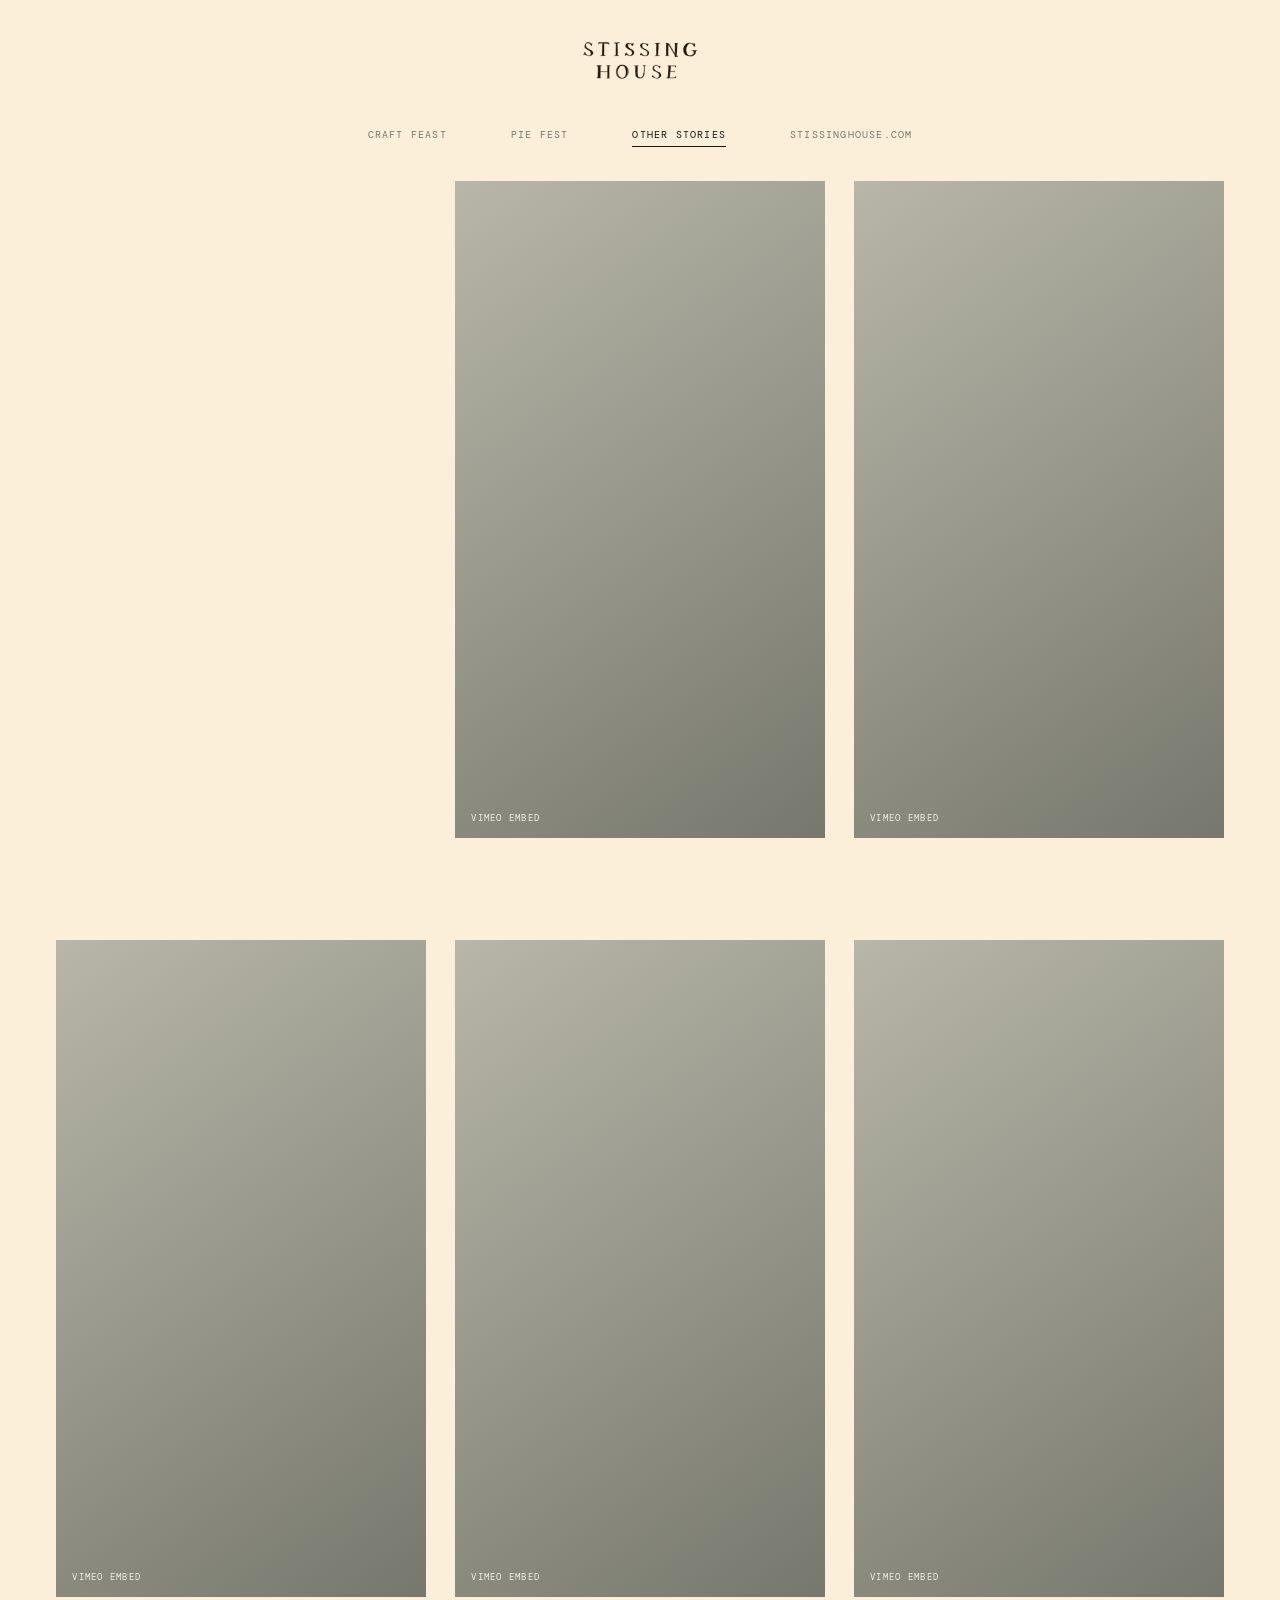
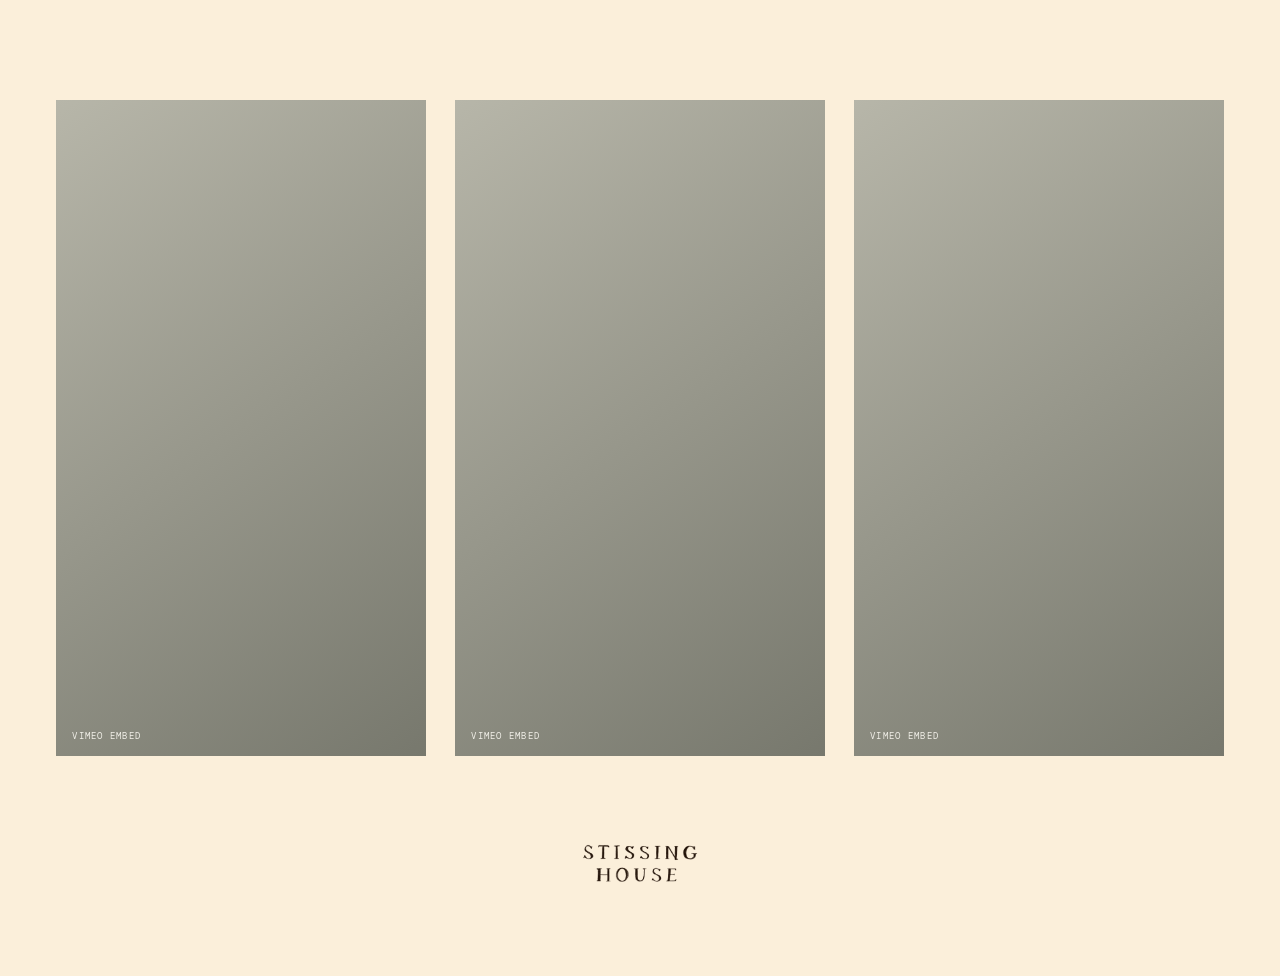
<file: stissinghouse/otherstories.html>
<!DOCTYPE html>
<html lang="en">
<head>
  <meta charset="utf-8">
  <meta name="viewport" content="width=device-width, initial-scale=1">
  <meta name="referrer" content="origin">
  <meta name="theme-color" content="#e9e6de">

  <title>Stissing World</title>

  <meta name="description" content="Stissing House Craft Feast — celebrating food, craft, and the Stissing House experience.">

  <meta property="og:type" content="website">
  <meta property="og:site_name" content="Home Pictures">
  <meta property="og:title" content="Stissing House Craft Feast">
  <meta property="og:description" content="Films celebrating food, craft, and the Stissing House experience.">
  <meta property="og:url" content="https://www.adollshousepictures.com/stissingworld">
  <meta property="og:image" content="https://www.adollshousepictures.com/stissinghouse/share-image.jpg">
  <meta property="og:image:width" content="1200">
  <meta property="og:image:height" content="630">

  <meta name="twitter:card" content="summary_large_image">
  <meta name="twitter:title" content="Stissing House Craft Feast">
  <meta name="twitter:description" content="Films celebrating food, craft, and the Stissing House experience.">
  <meta name="twitter:image" content="https://www.adollshousepictures.com/stissinghouse/share-image.jpg">

  <link rel="preconnect" href="https://player.vimeo.com">

  <link href="https://fonts.googleapis.com/css2?family=DM+Mono:wght@400;500&family=Manrope:wght@400;500;600&family=Playfair+Display:ital,wght@0,400;0,500;1,400;1,500&display=swap" rel="stylesheet">

  <style>
    :root {
      --paper: #fbefda;
      --ink: #fbefda;
      --muted: #77756d;
      --rule: rgba(23, 23, 20, 0.25);
      --gutter: clamp(18px, 4.4vw, 72px);
    }

    * {
      box-sizing: border-box;
    }

    html {
      scroll-behavior: smooth;
    }

    body {
      min-height: 100vh;
      margin: 0;
      display: flex;
      flex-direction: column;
      background: var(--paper);
      color: var(--ink);
      font-family: Manrope, Arial, sans-serif;
    }

    a {
      color: inherit;
      text-decoration: none;
    }

    .site-header {
      height: 120px;
      min-height: 120px;
      display: flex;
      align-items: center;
      justify-content: center;
      padding: 20px var(--gutter);
    }

    .site-header img,
    footer img {
      display: block;
      width: 120px;
      max-width: 34vw;
      height: auto;
      border: 0;
      outline: 0;
      box-shadow: none;
    }

    .mono,
    .eyebrow,
    .meta,
    .nav {
      font-family: "DM Mono", monospace;
      font-size: 10px;
      letter-spacing: 0.12em;
      text-transform: uppercase;
    }

    .world-nav {
      display: flex;
      justify-content: center;
      align-items: center;
      flex-wrap: wrap;
      gap: clamp(24px, 5vw, 72px);
      padding: 0 var(--gutter) 32px;
      color: var(--muted);
    }

    .world-nav a {
      position: relative;
      padding: 8px 0;
      font-family: "DM Mono", monospace;
      font-size: 10px;
      letter-spacing: 0.12em;
      text-transform: uppercase;
      transition: color 180ms ease;
    }

    .world-nav a:hover,
    .world-nav a[aria-current="page"] {
      color: #151515;
    }

    .world-nav a[aria-current="page"]::after {
      position: absolute;
      right: 0;
      bottom: 2px;
      left: 0;
      height: 1px;
      background: currentColor;
      content: "";
    }

    .world-nav a:focus-visible {
      outline: 1px solid currentColor;
      outline-offset: 5px;
    }

    main {
      flex: 0 0 auto;
      width: 100%;
      padding: 0 var(--gutter);
    }

    .sequence {
      display: flex;
      flex-direction: column;
      gap: clamp(56px, 8vw, 120px);
    }

    /* Video frames */

    .feature {
      width: 100vw;
      min-width: 0;
      margin-left: calc(50% - 50vw);
    }

    .frame {
      position: relative;
      width: 100%;
      overflow: hidden;
      aspect-ratio: 16 / 9;
      background: #fbefda;
    }

    .frame iframe {
      position: absolute;
      inset: 0;
      display: block;
      width: 100%;
      height: 100%;
      border: 0;
    }

    .video-click-layer {
      position: absolute;
      z-index: 2;
      inset: 0;
      width: 100%;
      height: 100%;
      border: 0;
      padding: 0;
      background: transparent;
      cursor: pointer;
    }

    .video-click-layer:focus,
    .video-click-layer:focus-visible,
    .frame,
    .frame iframe {
      outline: none !important;
      border: 0 !important;
      box-shadow: none !important;
    }

    .placeholder {
      position: absolute;
      inset: 0;
      display: flex;
      align-items: center;
      justify-content: center;
      background: linear-gradient(145deg, #b7b6a9, #77786d);
      color: #f2f0e9;
      font: italic clamp(22px, 4vw, 48px) "Playfair Display", Georgia, serif;
    }

    .placeholder::after {
      position: absolute;
      bottom: 14px;
      left: 16px;
      content: "VIMEO EMBED";
      font: 9px "DM Mono", monospace;
      letter-spacing: 0.14em;
    }

    /* Vertical videos */

    .vertical-section {
      display: grid;
      grid-template-columns: repeat(3, minmax(0, 1fr));
      align-items: start;
      gap: clamp(14px, 2.3vw, 34px);
    }

    .vertical-section.two {
      grid-template-columns: repeat(2, minmax(0, 1fr));
      width: min(100%, 1000px);
      margin-inline: auto;
      gap: clamp(20px, 4vw, 64px);
    }

    .vertical .frame {
      width: auto;
      height: min(calc(100svh - 80px), calc((100vw - 2 * var(--gutter) - 2 * clamp(14px, 2.3vw, 34px)) / 3 * 1.7778));
      max-height: calc(100vh - 80px);
      aspect-ratio: 9 / 16;
      justify-self: center;
      border: 0;
      outline: none;
      box-shadow: none;
    }

    /* Custom Vimeo controls */

    .player-ui {
      position: absolute;
      z-index: 5;
      inset: 0;
      display: flex;
      flex-direction: column;
      justify-content: flex-end;
      padding: 14px 16px;
      color: #f2f0e9;
      opacity: 0;
      pointer-events: none;
      background: transparent;
      transition: opacity 180ms ease;
    }

    .frame:hover .player-ui,
    .frame:focus-within .player-ui,
    .frame.is-paused .player-ui {
      opacity: 1;
    }

    .player-controls {
      display: flex;
      align-items: center;
      gap: 13px;
      width: 100%;
      pointer-events: auto;
    }

    .player-button {
      display: grid;
      place-items: center;
      flex: 0 0 28px;
      width: 28px;
      height: 28px;
      padding: 0;
      border: 0;
      background: transparent;
      color: inherit;
      cursor: pointer;
    }

    .player-button svg {
      display: block;
      width: 17px;
      height: 17px;
      fill: none;
      stroke: currentColor;
      stroke-width: 1.4;
      stroke-linecap: square;
      stroke-linejoin: miter;
    }

    .player-time {
      font: 9px "DM Mono", monospace;
      white-space: nowrap;
      letter-spacing: 0.04em;
      font-variant-numeric: tabular-nums;
    }

    .player-progress {
      position: relative;
      display: flex;
      flex: 1;
      align-items: center;
      height: 24px;
      min-width: 20px;
      cursor: pointer;
      touch-action: pan-y;
    }

    .player-track {
      position: relative;
      width: 100%;
      height: 1px;
      background: rgba(242, 240, 233, 0.45);
    }

    .player-played {
      position: absolute;
      inset: 0 auto 0 0;
      width: 0%;
      background: #f2f0e9;
    }

    .player-thumb {
      position: absolute;
      top: 50%;
      left: 0%;
      width: 5px;
      height: 5px;
      border-radius: 50%;
      background: #f2f0e9;
      transform: translate(-50%, -50%);
    }

    .player-button:hover {
      opacity: 0.65;
    }

    .player-button:focus-visible,
    .player-progress:focus-visible,
    .volume-slider:focus-visible {
      outline: 1px solid currentColor;
      outline-offset: 4px;
    }

    /* Volume controls */

    .player-volume {
      display: flex;
      flex: 0 0 auto;
      align-items: center;
      gap: 8px;
    }

    .volume-toggle {
      flex: 0 0 28px;
    }

    .volume-slider {
      display: block;
      width: 64px;
      height: 18px;
      margin: 0;
      padding: 0;
      appearance: none;
      -webkit-appearance: none;
      background: transparent;
      cursor: pointer;
    }

    .volume-slider::-webkit-slider-runnable-track {
      height: 1px;
      background: rgba(242, 240, 233, 0.5);
    }

    .volume-slider::-moz-range-track {
      height: 1px;
      background: rgba(242, 240, 233, 0.5);
    }

    .volume-slider::-webkit-slider-thumb {
      width: 5px;
      height: 5px;
      margin-top: -2px;
      border: 0;
      border-radius: 50%;
      appearance: none;
      -webkit-appearance: none;
      background: #f2f0e9;
    }

    .volume-slider::-moz-range-thumb {
      width: 5px;
      height: 5px;
      border: 0;
      border-radius: 50%;
      background: #f2f0e9;
    }

    /* Footer */

    footer {
      flex: 1 0 220px;
      min-height: 220px;
      display: flex;
      align-items: center;
      justify-content: center;
      padding: 24px var(--gutter) 30px;
      color: var(--muted);
    }

    /* Mobile */

    @media (max-width: 700px) {
      .site-header {
        height: 100px;
        min-height: 100px;
      }

      .world-nav {
        gap: clamp(18px, 5vw, 30px);
        padding-bottom: 26px;
      }

      .world-nav a {
        font-size: 9px;
        letter-spacing: 0.09em;
      }

      footer {
        min-height: 180px;
        flex-basis: 180px;
      }

      .sequence {
        gap: 58px;
      }

      .vertical-section {
        grid-template-columns: repeat(3, minmax(0, 1fr));
        gap: 10px;
      }

      .vertical .frame {
        height: min(calc(100svh - 80px), calc((100vw - 2 * var(--gutter) - 20px) / 3 * 1.7778));
        max-width: 100%;
      }

      .vertical-section.two {
        width: 100%;
        gap: 14px;
      }

      .player-ui {
        padding: 8px;
        opacity: 1;
      }

      .player-controls {
        gap: 7px;
      }

      .player-button {
        flex-basis: 25px;
        width: 25px;
        height: 25px;
      }

      .player-button svg {
        width: 15px;
        height: 15px;
      }

      .player-time {
        font-size: 8px;
      }

      .player-volume {
        gap: 5px;
      }

      .volume-toggle {
        flex-basis: 25px;
      }

      .volume-slider {
        width: 42px;
      }
    }

    @media (max-width: 420px) {
      .world-nav {
        gap: 16px;
      }

      .world-nav a {
        font-size: 8px;
        letter-spacing: 0.07em;
      }

      .vertical-section {
        gap: 7px;
      }

      .player-controls {
        gap: 4px;
      }

      .player-time {
        font-size: 7px;
      }

      .volume-slider {
        width: 30px;
      }
    }

    @media (hover: none) {
      .player-ui {
        opacity: 0;
      }

      .frame:focus-within .player-ui {
        opacity: 1;
      }
    }

    @media (prefers-reduced-motion: reduce) {
      html {
        scroll-behavior: auto;
      }

      .player-ui {
        transition: none;
      }
    }
  </style>
</head>

<body>
  <header class="site-header" aria-label="Home Pictures">
    <img src="stissing_logo.png" alt="Stissing House logo" width="120" height="auto">
  </header>

  <nav class="world-nav" aria-label="Stissing House films">
    <a href="craftfeast.html">Craft Feast</a>
    <a href="piefest.html">Pie Fest</a>
    <a href="otherstories.html" aria-current="page">Other Stories</a>
    <a href="https://www.stissinghouse.com/" target="_blank" rel="noopener noreferrer">STISSINGHOUSE.COM</a>
  </nav>

  <main id="films">
    <section class="sequence" aria-label="Video collection">

      <section class="vertical-section" aria-label="Vertical videos">
        <article class="film vertical">
          <div class="frame" data-vimeo="1226955261/c019cba0b1">
            <div class="placeholder"></div>
          </div>
        </article>
        <article class="film vertical">
          <div class="frame" data-vimeo="1135776461/a116603dfd">
            <div class="placeholder"></div>
          </div>
        </article>
        <article class="film vertical">
          <div class="frame" data-vimeo="1226973263/ab87885cfa">
            <div class="placeholder"></div>
          </div>
        </article>
      </section>

      <section class="vertical-section" aria-label="Vertical videos">
        <article class="film vertical">
          <div class="frame" data-vimeo="1238773007/acd3497085">
            <div class="placeholder"></div>
          </div>
        </article>
        <article class="film vertical">
          <div class="frame" data-vimeo="1238540281/bcb8067160">
            <div class="placeholder"></div>
          </div>
        </article>
        <article class="film vertical">
          <div class="frame" data-vimeo="1098333946/8f292cbe52">
            <div class="placeholder"></div>
          </div>
        </article>
      </section>

      <section class="vertical-section" aria-label="Vertical videos">
        <article class="film vertical">
          <div class="frame" data-vimeo="1238771414/ee3c8b8492">
            <div class="placeholder"></div>
          </div>
        </article>
        <article class="film vertical">
          <div class="frame" data-vimeo="1135735488/f8b1225c5d">
            <div class="placeholder"></div>
          </div>
        </article>
        <article class="film vertical">
          <div class="frame" data-vimeo="1238542786/caa62547cf">
            <div class="placeholder"></div>
          </div>
        </article>
      </section>

    </section>
  </main>

  <footer id="about">
    <img src="stissing_logo.png" alt="Stissing House logo" width="120" height="auto">
  </footer>

  <script src="https://player.vimeo.com/api/player.js"></script>

  <script>
    document.querySelectorAll(".frame[data-vimeo]").forEach(function (frame) {
      const value = (frame.dataset.vimeo || "").trim();
      if (!value) return;

      const parts = value.split("/");
      const videoId = parts[0];
      const hash = parts[1];

      const iframe = document.createElement("iframe");
      const autoplay = frame.dataset.autoplay === "true";

      iframe.src =
        "https://player.vimeo.com/video/" +
        encodeURIComponent(videoId) +
        "?controls=0&title=0&byline=0&portrait=0&dnt=1" +
        (hash ? "&h=" + encodeURIComponent(hash) : "") +
        (autoplay ? "&autoplay=1&muted=1" : "");

      iframe.title = "Vimeo video";
      iframe.allow = "autoplay; fullscreen; picture-in-picture";
      iframe.allowFullscreen = true;
      iframe.loading = "lazy";

      frame.replaceChildren(iframe);

      const clickLayer = document.createElement("button");
      clickLayer.className = "video-click-layer";
      clickLayer.type = "button";
      clickLayer.setAttribute("aria-label", "Play or pause video");
      frame.appendChild(clickLayer);

      const ui = document.createElement("div");
      ui.className = "player-ui";

      ui.innerHTML = `
        <div class="player-controls">
          <button class="player-button play-toggle"
            aria-label="Play video" type="button">
            <svg viewBox="0 0 20 20" aria-hidden="true">
              <path d="M6 3.5 L16 10 L6 16.5 Z"
                fill="currentColor" stroke="none"/>
            </svg>
          </button>

          <span class="player-time current-time">0:00</span>

          <div class="player-progress"
            role="slider"
            tabindex="0"
            aria-label="Video progress"
            aria-valuemin="0"
            aria-valuemax="100"
            aria-valuenow="0">
            <div class="player-track">
              <div class="player-played"></div>
              <div class="player-thumb"></div>
            </div>
          </div>

          <span class="player-time duration">0:00</span>

          <div class="player-volume">
            <button class="player-button volume-toggle"
              aria-label="Mute video" type="button"
              aria-pressed="false">
              <svg viewBox="0 0 20 20" aria-hidden="true">
                <path d="M3 8 H6 L10 4 V16 L6 12 H3 Z"/>
                <path class="volume-waves"
                  d="M13 7 C15 9 15 11 13 13 M15 5 C19 8 19 12 15 15"/>
                <path class="volume-muted"
                  d="M13 8 L18 13 M18 8 L13 13"
                  style="display:none"/>
              </svg>
            </button>

            <input class="volume-slider"
              type="range"
              min="0"
              max="1"
              step="0.05"
              value="0.7"
              aria-label="Video volume">
          </div>

          <button class="player-button fullscreen-toggle"
            aria-label="Enter fullscreen" type="button">
            <svg viewBox="0 0 20 20" aria-hidden="true">
              <path d="M3 7 V3 H7 M13 3 H17 V7
                       M17 13 V17 H13 M7 17 H3 V13"/>
            </svg>
          </button>
        </div>
      `;

      frame.appendChild(ui);

      const player = new Vimeo.Player(iframe);
      const playButton = ui.querySelector(".play-toggle");
      const progress = ui.querySelector(".player-progress");
      const played = ui.querySelector(".player-played");
      const thumb = ui.querySelector(".player-thumb");
      const currentTime = ui.querySelector(".current-time");
      const duration = ui.querySelector(".duration");
      const fullscreenButton = ui.querySelector(".fullscreen-toggle");
      const volumeButton = ui.querySelector(".volume-toggle");
      const volumeSlider = ui.querySelector(".volume-slider");
      const volumeWaves = ui.querySelector(".volume-waves");
      const volumeMuted = ui.querySelector(".volume-muted");

      let videoDuration = 0;
      let dragging = false;
      let lastVolume = 0.7;
      let isMuted = false;

      function formatTime(seconds) {
        if (!Number.isFinite(seconds)) return "0:00";

        const total = Math.floor(seconds);
        const minutes = Math.floor(total / 60);
        const remaining = String(total % 60).padStart(2, "0");

        return minutes + ":" + remaining;
      }

      function updateProgress(seconds) {
        const percent = videoDuration
          ? Math.min(100, Math.max(0, seconds / videoDuration * 100))
          : 0;

        played.style.width = percent + "%";
        thumb.style.left = percent + "%";

        progress.setAttribute(
          "aria-valuenow",
          String(Math.round(percent))
        );

        currentTime.textContent = formatTime(seconds);
      }

      function updatePlayButton(isPlaying) {
        frame.classList.toggle("is-paused", !isPlaying);

        playButton.setAttribute(
          "aria-label",
          isPlaying ? "Pause video" : "Play video"
        );

        playButton.innerHTML = isPlaying
          ? `<svg viewBox="0 0 20 20" aria-hidden="true">
               <path d="M6 4 V16 M14 4 V16"/>
             </svg>`
          : `<svg viewBox="0 0 20 20" aria-hidden="true">
               <path d="M6 3.5 L16 10 L6 16.5 Z"
                 fill="currentColor" stroke="none"/>
             </svg>`;
      }

      function updateVolumeUI(volume, muted) {
        isMuted = muted || volume === 0;

        if (volume > 0) {
          lastVolume = volume;
        }

        volumeSlider.value = isMuted ? "0" : String(volume);
        volumeButton.setAttribute(
          "aria-label",
          isMuted ? "Unmute video" : "Mute video"
        );
        volumeButton.setAttribute("aria-pressed", String(isMuted));

        volumeWaves.style.display = isMuted ? "none" : "";
        volumeMuted.style.display = isMuted ? "" : "none";
      }

      function setVolume(value) {
        const volume = Math.max(0, Math.min(1, Number(value)));

        if (volume === 0) {
          player.setVolume(0)
            .then(function () {
              return player.setMuted(true);
            })
            .then(function () {
              updateVolumeUI(0, true);
            })
            .catch(function () {});
          return;
        }

        lastVolume = volume;

        player.setVolume(volume)
          .then(function () {
            return player.setMuted(false);
          })
          .then(function () {
            updateVolumeUI(volume, false);
          })
          .catch(function () {});
      }

      player.ready()
        .then(function () {
          return player.setVolume(lastVolume)
            .then(function () {
              return player.getDuration();
            });
        })
        .then(function (seconds) {
          videoDuration = seconds;
          duration.textContent = formatTime(seconds);
        })
        .catch(function (error) {
          console.warn("Vimeo player initialization failed:", error);
        });

      player.on("volumechange", function (data) {
        updateVolumeUI(data.volume, data.muted);
      });

      player.on("play", function () {
        updatePlayButton(true);
      });

      player.on("pause", function () {
        updatePlayButton(false);
      });

      player.on("ended", function () {
        updatePlayButton(false);
        updateProgress(videoDuration);
      });

      player.on("timeupdate", function (data) {
        if (!dragging) {
          updateProgress(data.seconds);
        }
      });

      function togglePlayback() {
        player.getPaused()
          .then(function (paused) {
            return paused ? player.play() : player.pause();
          })
          .catch(function (error) {
            console.warn("Playback action failed:", error);
          });
      }

      clickLayer.addEventListener("click", togglePlayback);
      playButton.addEventListener("click", togglePlayback);

      volumeButton.addEventListener("click", function (event) {
        event.stopPropagation();

        if (isMuted) {
          const restoreVolume = lastVolume > 0 ? lastVolume : 0.7;

          player.setVolume(restoreVolume)
            .then(function () {
              return player.setMuted(false);
            })
            .then(function () {
              updateVolumeUI(restoreVolume, false);
            })
            .catch(function () {});
        } else {
          player.setMuted(true)
            .then(function () {
              updateVolumeUI(0, true);
            })
            .catch(function () {});
        }
      });

      volumeSlider.addEventListener("input", function (event) {
        event.stopPropagation();
        setVolume(volumeSlider.value);
      });

      volumeSlider.addEventListener("click", function (event) {
        event.stopPropagation();
      });

      function seekToPosition(event) {
        const rect = progress.getBoundingClientRect();

        const percent = Math.min(
          1,
          Math.max(0, (event.clientX - rect.left) / rect.width)
        );

        if (videoDuration) {
          updateProgress(percent * videoDuration);

          player.setCurrentTime(percent * videoDuration)
            .catch(function () {});
        }
      }

      progress.addEventListener("pointerdown", function (event) {
        dragging = true;
        progress.setPointerCapture(event.pointerId);
        seekToPosition(event);
      });

      progress.addEventListener("pointermove", function (event) {
        if (dragging) {
          seekToPosition(event);
        }
      });

      progress.addEventListener("pointerup", function () {
        dragging = false;
      });

      progress.addEventListener("pointercancel", function () {
        dragging = false;
      });

      progress.addEventListener("keydown", function (event) {
        if (
          event.key !== "ArrowLeft" &&
          event.key !== "ArrowRight"
        ) {
          return;
        }

        event.preventDefault();

        player.getCurrentTime()
          .then(function (seconds) {
            const offset = event.key === "ArrowRight" ? 5 : -5;

            return player.setCurrentTime(
              Math.max(
                0,
                Math.min(videoDuration, seconds + offset)
              )
            );
          })
          .catch(function () {});
      });

      fullscreenButton.addEventListener("click", function () {
        player.requestFullscreen().catch(function () {});
      });

      player.on("fullscreenchange", function (data) {
        fullscreenButton.setAttribute(
          "aria-label",
          data.fullscreen ? "Exit fullscreen" : "Enter fullscreen"
        );
      });
    });
  </script>
</body>
</html>
</file>
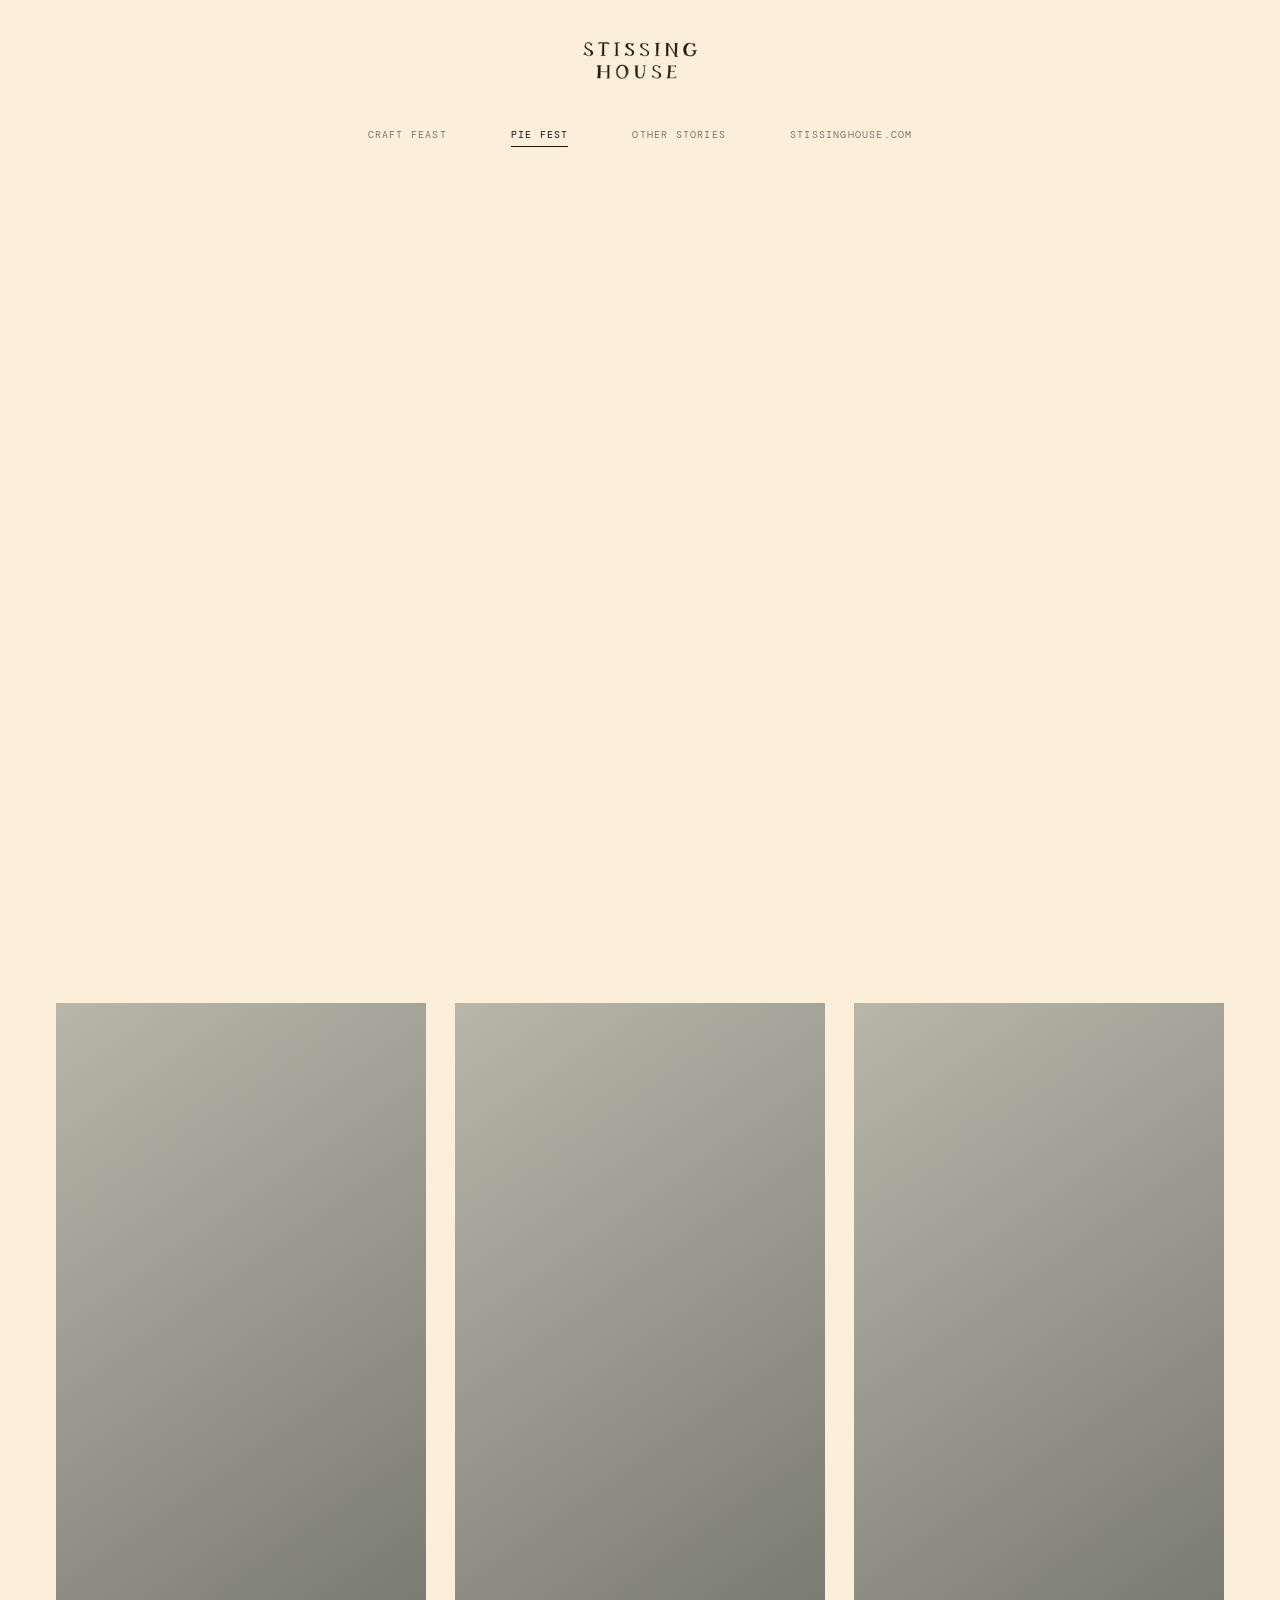
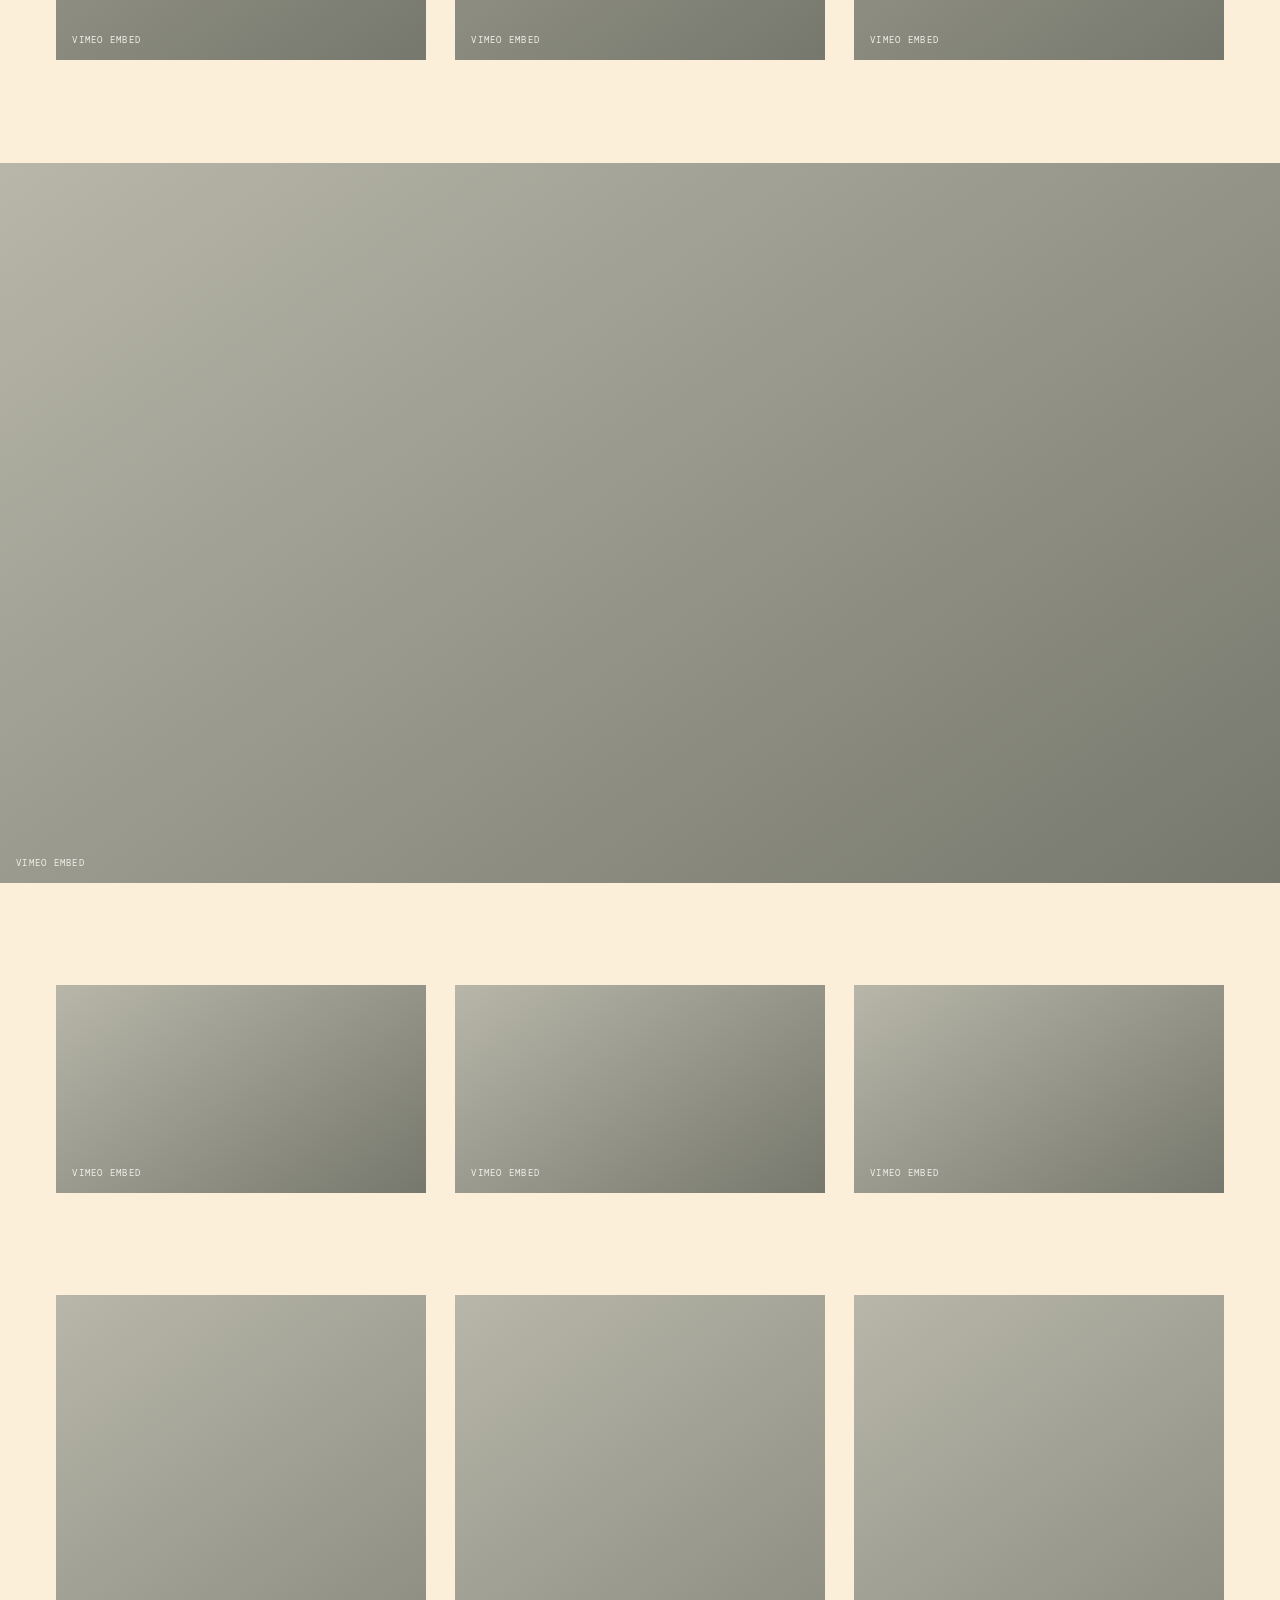
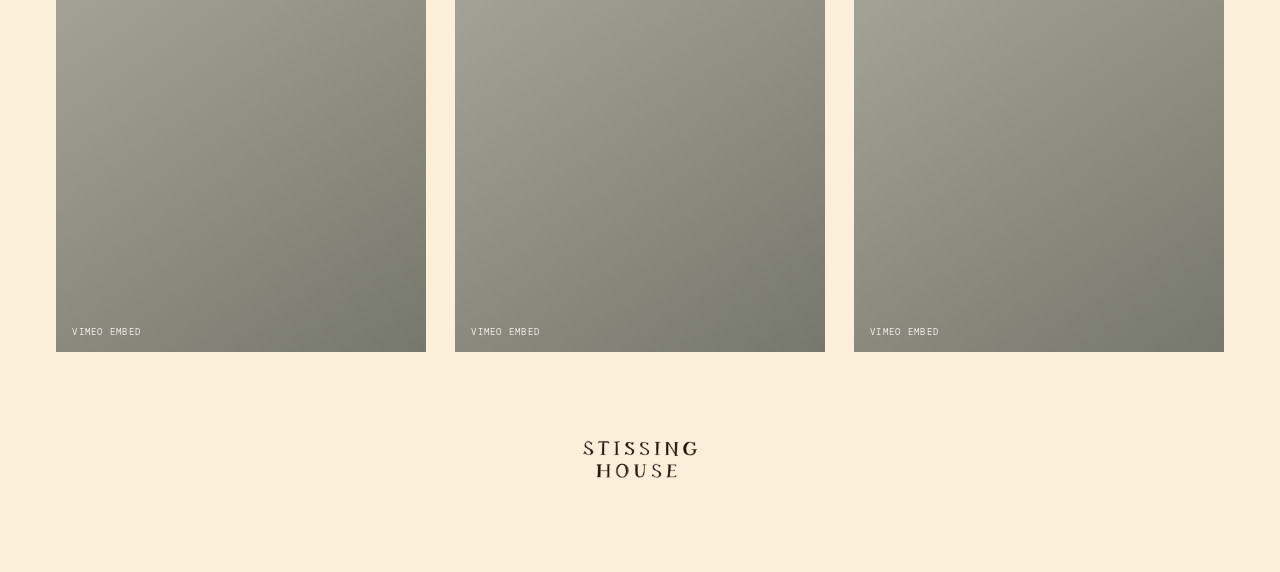
<file: stissinghouse/piefest.html>
<!DOCTYPE html>
<html lang="en">
<head>
  <meta charset="utf-8">
  <meta name="viewport" content="width=device-width, initial-scale=1">
  <meta name="theme-color" content="#e9e6de">

  <title>Stissing World</title>

  <meta name="description" content="Stissing House Craft Feast — celebrating food, craft, and the Stissing House experience.">

  <meta property="og:type" content="website">
  <meta property="og:site_name" content="Home Pictures">
  <meta property="og:title" content="Stissing House Craft Feast">
  <meta property="og:description" content="Films celebrating food, craft, and the Stissing House experience.">
  <meta property="og:url" content="https://www.adollshousepictures.com/stissingworld">
  <meta property="og:image" content="https://www.adollshousepictures.com/stissinghouse/share-image.jpg">
  <meta property="og:image:width" content="1200">
  <meta property="og:image:height" content="630">

  <meta name="twitter:card" content="summary_large_image">
  <meta name="twitter:title" content="Stissing House Feasts">
  <meta name="twitter:description" content="Films celebrating food, craft, and the Stissing House experience.">
  <meta name="twitter:image" content="https://www.adollshousepictures.com/stissinghouse/share-image.jpg">

  <link rel="preconnect" href="https://player.vimeo.com">

  <link href="https://fonts.googleapis.com/css2?family=DM+Mono:wght@400;500&family=Manrope:wght@400;500;600&family=Playfair+Display:ital,wght@0,400;0,500;1,400;1,500&display=swap" rel="stylesheet">

  <style>
    :root {
      --paper: #fbefda;
      --ink: #fbefda;
      --muted: #77756d;
      --rule: rgba(23, 23, 20, 0.25);
      --gutter: clamp(18px, 4.4vw, 72px);
    }

    * {
      box-sizing: border-box;
    }

    html {
      scroll-behavior: smooth;
    }

    body {
      min-height: 100vh;
      margin: 0;
      display: flex;
      flex-direction: column;
      background: var(--paper);
      color: var(--ink);
      font-family: Manrope, Arial, sans-serif;
    }

    a {
      color: inherit;
      text-decoration: none;
    }

    .site-header {
      height: 120px;
      min-height: 120px;
      display: flex;
      align-items: center;
      justify-content: center;
      padding: 20px var(--gutter);
    }

    .site-header img,
    footer img {
      display: block;
      width: 120px;
      max-width: 34vw;
      height: auto;
      border: 0;
      outline: 0;
      box-shadow: none;
    }

    .mono,
    .eyebrow,
    .meta,
    .nav {
      font-family: "DM Mono", monospace;
      font-size: 10px;
      letter-spacing: 0.12em;
      text-transform: uppercase;
    }

    /* World navigation */

    .world-nav {
      display: flex;
      justify-content: center;
      align-items: center;
      flex-wrap: wrap;
      gap: clamp(24px, 5vw, 72px);
      padding: 0 var(--gutter) 32px;
      color: var(--muted);
    }

    .world-nav a {
      position: relative;
      padding: 8px 0;
      font-family: "DM Mono", monospace;
      font-size: 10px;
      letter-spacing: 0.12em;
      text-transform: uppercase;
      transition: color 180ms ease;
    }

    .world-nav a:hover,
    .world-nav a[aria-current="page"] {
      color: #151515;
    }

    .world-nav a[aria-current="page"]::after {
      position: absolute;
      right: 0;
      bottom: 2px;
      left: 0;
      height: 1px;
      background: currentColor;
      content: "";
    }

    .world-nav a:focus-visible {
      outline: 1px solid currentColor;
      outline-offset: 5px;
    }

    main {
      flex: 0 0 auto;
      width: 100%;
      padding: 0 var(--gutter);
    }

    .edition {
      display: flex;
      justify-content: space-between;
      gap: 20px;
      padding: 14px 0 38px;
      color: var(--muted);
    }

    .sequence {
      display: flex;
      flex-direction: column;
      gap: clamp(56px, 8vw, 120px);
    }

    /* Full-width video frames */

    .feature {
      width: 100vw;
      min-width: 0;
      margin-left: calc(50% - 50vw);
    }

    .frame {
      position: relative;
      width: 100%;
      overflow: hidden;
      aspect-ratio: 16 / 9;
      background: #fbefda;
    }

    .frame iframe {
      position: absolute;
      inset: 0;
      display: block;
      width: 100%;
      height: 100%;
      border: 0;
    }

    .video-click-layer {
      position: absolute;
      z-index: 2;
      inset: 0;
      width: 100%;
      height: 100%;
      border: 0;
      padding: 0;
      background: transparent;
      cursor: pointer;
    }

    .video-click-layer:focus,
    .video-click-layer:focus-visible,
    .frame,
    .frame iframe {
      outline: none !important;
      border: 0 !important;
      box-shadow: none !important;
    }

    .placeholder {
      position: absolute;
      inset: 0;
      display: flex;
      align-items: center;
      justify-content: center;
      background: linear-gradient(145deg, #b7b6a9, #77786d);
      color: #f2f0e9;
      font: italic clamp(22px, 4vw, 48px) "Playfair Display", Georgia, serif;
    }

    .placeholder::after {
      position: absolute;
      bottom: 14px;
      left: 16px;
      content: "VIMEO EMBED";
      font: 9px "DM Mono", monospace;
      letter-spacing: 0.14em;
    }

    /* Captions */

    .caption {
      display: flex;
      justify-content: space-between;
      align-items: baseline;
      gap: 18px;
      margin-top: 10px;
      padding-top: 12px;
    }

    .feature .caption {
      margin-inline: var(--gutter);
    }

    .caption h2 {
      margin: 0;
      font: 400 clamp(19px, 2.5vw, 31px) / 1.1 "Playfair Display", Georgia, serif;
    }

    .meta {
      color: var(--muted);
      font-size: 9px;
      white-space: nowrap;
    }

    /* Vertical videos */

    .vertical-section {
      display: grid;
      grid-template-columns: repeat(3, minmax(0, 1fr));
      align-items: start;
      gap: clamp(14px, 2.3vw, 34px);
    }

    .vertical-section.two {
      grid-template-columns: repeat(2, minmax(0, 1fr));
      width: min(100%, 1000px);
      margin-inline: auto;
      gap: clamp(20px, 4vw, 64px);
    }

    .vertical .frame {
      width: auto;
      height: min(
        calc(100svh - 80px),
        calc((100vw - 2 * var(--gutter) - 2 * clamp(14px, 2.3vw, 34px)) / 3 * 1.7778)
      );
      max-height: calc(100vh - 80px);
      aspect-ratio: 9 / 16;
      justify-self: center;
      border: 0;
      outline: none;
      box-shadow: none;
    }

    /* Three horizontal videos in one row */

    .horizontal-section {
      display: grid;
      grid-template-columns: repeat(3, minmax(0, 1fr));
      align-items: start;
      gap: clamp(7px, 2.3vw, 34px);
      width: 100%;
      min-width: 0;
    }

    .horizontal {
      min-width: 0;
    }

    .horizontal .frame {
      width: 100%;
      height: auto;
      aspect-ratio: 16 / 9;
      max-height: none;
    }

    /* Section headings */

    .section-head {
      display: flex;
      justify-content: space-between;
      align-items: baseline;
      gap: 20px;
      margin-bottom: 25px;
      padding-top: 12px;
      color: var(--muted);
    }

    .section-head .label {
      font: 10px "DM Mono", monospace;
      letter-spacing: 0.12em;
      text-transform: uppercase;
    }

    .section-head .note {
      color: var(--ink);
      font: italic 17px "Playfair Display", Georgia, serif;
    }

    .vertical .caption h2 {
      font-size: clamp(16px, 1.8vw, 24px);
    }

    /* Custom Vimeo controls */

    .player-ui {
      position: absolute;
      z-index: 5;
      inset: 0;
      display: flex;
      flex-direction: column;
      justify-content: flex-end;
      padding: 14px 16px;
      color: #f2f0e9;
      opacity: 0;
      pointer-events: none;
      background: transparent;
      transition: opacity 180ms ease;
    }

    .frame:hover .player-ui,
    .frame:focus-within .player-ui,
    .frame.is-paused .player-ui {
      opacity: 1;
    }

    .player-controls {
      display: flex;
      align-items: center;
      gap: 13px;
      width: 100%;
      pointer-events: auto;
    }

    .player-button {
      display: grid;
      place-items: center;
      flex: 0 0 28px;
      width: 28px;
      height: 28px;
      padding: 0;
      border: 0;
      background: transparent;
      color: inherit;
      cursor: pointer;
    }

    .player-button svg {
      display: block;
      width: 17px;
      height: 17px;
      fill: none;
      stroke: currentColor;
      stroke-width: 1.4;
      stroke-linecap: square;
      stroke-linejoin: miter;
    }

    .player-time {
      font: 9px "DM Mono", monospace;
      white-space: nowrap;
      letter-spacing: 0.04em;
      font-variant-numeric: tabular-nums;
    }

    .player-progress {
      position: relative;
      display: flex;
      flex: 1;
      align-items: center;
      height: 24px;
      min-width: 20px;
      cursor: pointer;
      touch-action: pan-y;
    }

    .player-track {
      position: relative;
      width: 100%;
      height: 1px;
      background: rgba(242, 240, 233, 0.45);
    }

    .player-played {
      position: absolute;
      inset: 0 auto 0 0;
      width: 0%;
      background: #f2f0e9;
    }

    .player-thumb {
      position: absolute;
      top: 50%;
      left: 0%;
      width: 5px;
      height: 5px;
      border-radius: 50%;
      background: #f2f0e9;
      transform: translate(-50%, -50%);
    }

    .player-button:hover {
      opacity: 0.65;
    }

    .player-button:focus-visible,
    .player-progress:focus-visible {
      outline: 1px solid currentColor;
      outline-offset: 4px;
    }

    /* Minimal volume control */

    .volume-control {
      display: flex;
      align-items: center;
      gap: 6px;
      flex: 0 0 auto;
    }

    .volume-control .player-button {
      flex: 0 0 20px;
      width: 20px;
      height: 24px;
    }

    .volume-control .player-button svg {
      width: 15px;
      height: 15px;
      stroke-width: 1.2;
    }

    .volume-slider {
      appearance: none;
      -webkit-appearance: none;
      width: 48px;
      height: 12px;
      margin: 0;
      padding: 0;
      background: transparent;
      cursor: pointer;
    }

    .volume-slider::-webkit-slider-runnable-track {
      height: 1px;
      background: rgba(242, 240, 233, 0.5);
    }

    .volume-slider::-moz-range-track {
      height: 1px;
      background: rgba(242, 240, 233, 0.5);
    }

    .volume-slider::-webkit-slider-thumb {
      appearance: none;
      -webkit-appearance: none;
      width: 4px;
      height: 4px;
      margin-top: -1.5px;
      border: 0;
      border-radius: 50%;
      background: #f2f0e9;
    }

    .volume-slider::-moz-range-thumb {
      width: 4px;
      height: 4px;
      border: 0;
      border-radius: 50%;
      background: #f2f0e9;
    }

    .volume-slider:focus-visible {
      outline: 1px solid currentColor;
      outline-offset: 3px;
    }

    /* Footer */

    footer {
      flex: 1 0 220px;
      min-height: 220px;
      display: flex;
      align-items: center;
      justify-content: center;
      padding: 24px var(--gutter) 30px;
      color: var(--muted);
    }

    /* Mobile */

    @media (max-width: 700px) {
      .site-header {
        height: 100px;
        min-height: 100px;
      }

      .world-nav {
        gap: clamp(18px, 5vw, 30px);
        padding-bottom: 26px;
      }

      .world-nav a {
        font-size: 9px;
        letter-spacing: 0.09em;
      }

      footer {
        min-height: 180px;
        flex-basis: 180px;
      }

      .edition {
        padding-bottom: 26px;
      }

      .sequence {
        gap: 58px;
      }

      .vertical-section {
        grid-template-columns: repeat(3, minmax(0, 1fr));
        gap: 10px;
      }

      .vertical .frame {
        height: min(
          calc(100svh - 80px),
          calc((100vw - 2 * var(--gutter) - 20px) / 3 * 1.7778)
        );
        max-width: 100%;
      }

      .vertical-section.two {
        width: 100%;
        gap: 14px;
      }

      .horizontal-section {
        grid-template-columns: repeat(3, minmax(0, 1fr));
        gap: 7px;
      }

      .caption {
        align-items: flex-start;
        flex-direction: column;
        gap: 6px;
      }

      .caption h2 {
        font-size: 17px;
      }

      .vertical .caption h2 {
        font-size: 15px;
      }

      .meta {
        font-size: 8px;
      }

      .player-ui {
        padding: 8px;
        opacity: 1;
      }

      .player-controls {
        gap: 7px;
      }

      .player-button {
        flex-basis: 25px;
        width: 25px;
        height: 25px;
      }

      .player-button svg {
        width: 15px;
        height: 15px;
      }

      .player-time {
        font-size: 8px;
      }

      .volume-control {
        gap: 3px;
      }

      .volume-control .player-button {
        flex-basis: 18px;
        width: 18px;
        height: 22px;
      }

      .volume-slider {
        width: 32px;
      }

      /* Compact controls for smaller horizontal frames */

      .horizontal .player-ui {
        padding: 3px;
      }

      .horizontal .player-controls {
        gap: 2px;
      }

      .horizontal .player-button {
        flex-basis: 16px;
        width: 16px;
        height: 16px;
      }

      .horizontal .player-button svg {
        width: 11px;
        height: 11px;
      }

      .horizontal .player-time {
        font-size: 6px;
        letter-spacing: 0;
      }

      .horizontal .player-progress {
        min-width: 5px;
        height: 16px;
      }

      .horizontal .volume-control {
        gap: 1px;
      }

      .horizontal .volume-control .player-button {
        flex-basis: 13px;
        width: 13px;
        height: 16px;
      }

      .horizontal .volume-control .player-button svg {
        width: 9px;
        height: 9px;
      }

      .horizontal .volume-slider {
        width: 20px;
        height: 10px;
      }
    }

    @media (max-width: 420px) {
      .world-nav {
        gap: 16px;
      }

      .world-nav a {
        font-size: 8px;
        letter-spacing: 0.07em;
      }

      .vertical-section {
        gap: 7px;
      }

      .vertical .caption h2 {
        font-size: 13px;
      }

      .vertical .meta {
        font-size: 7px;
      }

      .section-head .note {
        font-size: 15px;
      }

      .player-controls {
        gap: 5px;
      }

      .player-time {
        font-size: 7px;
      }

      .volume-slider {
        width: 24px;
      }

      .horizontal-section {
        gap: 5px;
      }

      .horizontal .player-controls {
        gap: 1px;
      }

      .horizontal .player-button {
        flex-basis: 13px;
        width: 13px;
        height: 13px;
      }

      .horizontal .player-button svg {
        width: 9px;
        height: 9px;
      }

      .horizontal .player-time {
        font-size: 5px;
      }

      .horizontal .volume-slider {
        width: 15px;
      }
    }

    @media (hover: none) {
      .player-ui {
        opacity: 0;
      }

      .frame:focus-within .player-ui {
        opacity: 1;
      }
    }

    @media (prefers-reduced-motion: reduce) {
      html {
        scroll-behavior: auto;
      }

      .player-ui {
        transition: none;
      }
    }
  </style>
</head>

<body>
  <header class="site-header" aria-label="Home Pictures">
    <img src="stissing_logo.png" alt="Stissing House logo" width="120" height="auto">
  </header>

  <nav class="world-nav" aria-label="Stissing House films">
    <a href="craftfeast.html">Craft Feast</a>
    <a href="piefest.html" aria-current="page">Pie Fest</a>
    <a href="otherstories.html">Other Stories</a>
    <a href="https://www.stissinghouse.com/" target="_blank" rel="noopener noreferrer">STISSINGHOUSE.COM</a>
  </nav>

  <main id="films">
    <section class="sequence" aria-label="Video collection">

      <article class="feature">
        <div class="frame" data-vimeo="1143127040/08f6982ad6" data-autoplay="true">
          <div class="placeholder"></div>
        </div>
      </article>

      <section class="vertical-section" aria-label="Vertical videos">
        <article class="film vertical">
          <div class="frame" data-vimeo="1238505969/cef592b0e6">
            <div class="placeholder"></div>
          </div>
        </article>

        <article class="film vertical">
          <div class="frame" data-vimeo="1238495061/0d3f2cba17">
            <div class="placeholder"></div>
          </div>
        </article>

        <article class="film vertical">
          <div class="frame" data-vimeo="1238496746/675fbeebec">
            <div class="placeholder"></div>
          </div>
        </article>
      </section>

      <article class="feature">
        <div class="frame" data-vimeo="1238507352/50caafb16e" data-autoplay="true">
          <div class="placeholder"></div>
        </div>
      </article>

      <!-- Three horizontal videos in one row -->
      <section class="horizontal-section" aria-label="Horizontal videos">
        <article class="film horizontal">
          <div class="frame" data-vimeo="1238760720/f45b97dafc">
            <div class="placeholder"></div>
          </div>
        </article>

        <article class="film horizontal">
          <div class="frame" data-vimeo="1238757073/3d700b56fa">
            <div class="placeholder"></div>
          </div>
        </article>

        <article class="film horizontal">
          <div class="frame" data-vimeo="1238761837/7458b6102d">
            <div class="placeholder"></div>
          </div>
        </article>
      </section>

      <section class="vertical-section" aria-label="Vertical videos">
        <article class="film vertical">
          <div class="frame" data-vimeo="1238499343/a74e9c3381">
            <div class="placeholder"></div>
          </div>
        </article>

        <article class="film vertical">
          <div class="frame" data-vimeo="1238504050/aac9e6cc7e">
            <div class="placeholder"></div>
          </div>
        </article>

        <article class="film vertical">
          <div class="frame" data-vimeo="1238759766/c2e5cfc1c3">
            <div class="placeholder"></div>
          </div>
        </article>
      </section>

    </section>
  </main>

  <footer id="about">
    <img src="stissing_logo.png" alt="Stissing House logo" width="120" height="auto">
  </footer>

  <script src="https://player.vimeo.com/api/player.js"></script>

  <script>
    document.querySelectorAll(".frame[data-vimeo]").forEach(function (frame) {
      const value = (frame.dataset.vimeo || "").trim();

      if (!value) return;

      const parts = value.split("/");
      const videoId = parts[0];
      const hash = parts[1];
      const autoplay = frame.dataset.autoplay === "true";

      const iframe = document.createElement("iframe");

      iframe.src =
        "https://player.vimeo.com/video/" +
        encodeURIComponent(videoId) +
        "?controls=0&title=0&byline=0&portrait=0&dnt=1" +
        (hash ? "&h=" + encodeURIComponent(hash) : "") +
        (autoplay ? "&autoplay=1&muted=1" : "");

      iframe.title = "Vimeo video";
      iframe.allow = "autoplay; fullscreen; picture-in-picture";
      iframe.allowFullscreen = true;
      iframe.loading = "lazy";

      frame.replaceChildren(iframe);

      const clickLayer = document.createElement("button");
      clickLayer.className = "video-click-layer";
      clickLayer.type = "button";
      clickLayer.setAttribute("aria-label", "Play or pause video");
      frame.appendChild(clickLayer);

      const ui = document.createElement("div");
      ui.className = "player-ui";

      ui.innerHTML = `
        <div class="player-controls">
          <button class="player-button play-toggle"
            aria-label="Play video" type="button">
            <svg viewBox="0 0 20 20" aria-hidden="true">
              <path d="M6 3.5 L16 10 L6 16.5 Z"
                fill="currentColor" stroke="none"/>
            </svg>
          </button>

          <span class="player-time current-time">0:00</span>

          <div class="player-progress"
            role="slider"
            tabindex="0"
            aria-label="Video progress"
            aria-valuemin="0"
            aria-valuemax="100"
            aria-valuenow="0">
            <div class="player-track">
              <div class="player-played"></div>
              <div class="player-thumb"></div>
            </div>
          </div>

          <span class="player-time duration">0:00</span>

          <div class="volume-control">
            <button class="player-button volume-toggle"
              aria-label="Mute video" type="button">
              <svg viewBox="0 0 20 20" aria-hidden="true">
                <path d="M3 8 V12 H6 L11 16 V4 L6 8 Z"/>
                <path class="volume-waves" d="M13 7 Q17 10 13 13"/>
                <path class="volume-mute" d="M13 8 L17 12 M17 8 L13 12" style="display:none"/>
              </svg>
            </button>

            <input class="volume-slider"
              type="range"
              min="0"
              max="1"
              step="0.05"
              value="1"
              aria-label="Video volume">
          </div>

          <button class="player-button fullscreen-toggle"
            aria-label="Enter fullscreen" type="button">
            <svg viewBox="0 0 20 20" aria-hidden="true">
              <path d="M3 7 V3 H7 M13 3 H17 V7
                       M17 13 V17 H13 M7 17 H3 V13"/>
            </svg>
          </button>
        </div>
      `;

      frame.appendChild(ui);

      const player = new Vimeo.Player(iframe);
      const playButton = ui.querySelector(".play-toggle");
      const progress = ui.querySelector(".player-progress");
      const played = ui.querySelector(".player-played");
      const thumb = ui.querySelector(".player-thumb");
      const currentTime = ui.querySelector(".current-time");
      const duration = ui.querySelector(".duration");
      const fullscreenButton = ui.querySelector(".fullscreen-toggle");
      const volumeButton = ui.querySelector(".volume-toggle");
      const volumeSlider = ui.querySelector(".volume-slider");
      const volumeWaves = ui.querySelector(".volume-waves");
      const volumeMute = ui.querySelector(".volume-mute");

      let videoDuration = 0;
      let dragging = false;
      let lastVolume = 1;
      let currentVolume = 1;
      let isMuted = autoplay;

      function formatTime(seconds) {
        if (!Number.isFinite(seconds)) return "0:00";

        const total = Math.floor(seconds);
        const minutes = Math.floor(total / 60);
        const remaining = String(total % 60).padStart(2, "0");

        return minutes + ":" + remaining;
      }

      function updateProgress(seconds) {
        const percent = videoDuration
          ? Math.min(100, Math.max(0, seconds / videoDuration * 100))
          : 0;

        played.style.width = percent + "%";
        thumb.style.left = percent + "%";

        progress.setAttribute(
          "aria-valuenow",
          String(Math.round(percent))
        );

        currentTime.textContent = formatTime(seconds);
      }

      function updatePlayButton(isPlaying) {
        frame.classList.toggle("is-paused", !isPlaying);

        playButton.setAttribute(
          "aria-label",
          isPlaying ? "Pause video" : "Play video"
        );

        playButton.innerHTML = isPlaying
          ? `<svg viewBox="0 0 20 20" aria-hidden="true">
               <path d="M6 4 V16 M14 4 V16"/>
             </svg>`
          : `<svg viewBox="0 0 20 20" aria-hidden="true">
               <path d="M6 3.5 L16 10 L6 16.5 Z"
                 fill="currentColor" stroke="none"/>
             </svg>`;
      }

      function updateVolumeUI(volume, muted) {
        currentVolume = Number.isFinite(volume) ? volume : currentVolume;
        isMuted = muted;

        if (currentVolume > 0) {
          lastVolume = currentVolume;
        }

        volumeSlider.value = String(muted ? 0 : currentVolume);
        volumeButton.setAttribute(
          "aria-label",
          muted || currentVolume === 0 ? "Unmute video" : "Mute video"
        );

        volumeWaves.style.display =
          muted || currentVolume === 0 ? "none" : "";

        volumeMute.style.display =
          muted || currentVolume === 0 ? "" : "none";
      }

      player.ready()
        .then(function () {
          return Promise.all([
            player.getDuration(),
            player.getVolume(),
            player.getMuted()
          ]);
        })
        .then(function (values) {
          videoDuration = values[0];
          duration.textContent = formatTime(videoDuration);
          currentVolume = values[1];
          lastVolume = currentVolume > 0 ? currentVolume : 1;
          updateVolumeUI(values[1], values[2]);
        })
        .catch(function (error) {
          console.warn("Vimeo player initialization failed:", error);
        });

      player.on("play", function () {
        updatePlayButton(true);
      });

      player.on("pause", function () {
        updatePlayButton(false);
      });

      player.on("ended", function () {
        updatePlayButton(false);
        updateProgress(videoDuration);
      });

      player.on("timeupdate", function (data) {
        if (!dragging) {
          updateProgress(data.seconds);
        }
      });

      player.on("volumechange", function (data) {
        updateVolumeUI(data.volume, data.muted);
      });

      function togglePlayback() {
        player.getPaused()
          .then(function (paused) {
            return paused ? player.play() : player.pause();
          })
          .catch(function (error) {
            console.warn("Playback action failed:", error);
          });
      }

      clickLayer.addEventListener("click", togglePlayback);
      playButton.addEventListener("click", togglePlayback);

      function seekToPosition(event) {
        const rect = progress.getBoundingClientRect();

        const percent = Math.min(
          1,
          Math.max(0, (event.clientX - rect.left) / rect.width)
        );

        if (videoDuration) {
          updateProgress(percent * videoDuration);

          player.setCurrentTime(percent * videoDuration)
            .catch(function () {});
        }
      }

      progress.addEventListener("pointerdown", function (event) {
        dragging = true;
        progress.setPointerCapture(event.pointerId);
        seekToPosition(event);
      });

      progress.addEventListener("pointermove", function (event) {
        if (dragging) {
          seekToPosition(event);
        }
      });

      progress.addEventListener("pointerup", function () {
        dragging = false;
      });

      progress.addEventListener("pointercancel", function () {
        dragging = false;
      });

      progress.addEventListener("keydown", function (event) {
        if (
          event.key !== "ArrowLeft" &&
          event.key !== "ArrowRight"
        ) {
          return;
        }

        event.preventDefault();

        player.getCurrentTime()
          .then(function (seconds) {
            const offset = event.key === "ArrowRight" ? 5 : -5;

            return player.setCurrentTime(
              Math.max(
                0,
                Math.min(videoDuration, seconds + offset)
              )
            );
          })
          .catch(function () {});
      });

      volumeSlider.addEventListener("input", function () {
        const volume = Number(volumeSlider.value);

        currentVolume = volume;

        if (volume > 0) {
          lastVolume = volume;
        }

        player.setVolume(volume)
          .then(function () {
            return player.setMuted(volume === 0);
          })
          .then(function () {
            updateVolumeUI(volume, volume === 0);
          })
          .catch(function (error) {
            console.warn("Volume adjustment failed:", error);
          });
      });

      volumeButton.addEventListener("click", function () {
        if (isMuted || currentVolume === 0) {
          const volumeToRestore = lastVolume > 0 ? lastVolume : 1;

          player.setVolume(volumeToRestore)
            .then(function () {
              return player.setMuted(false);
            })
            .then(function () {
              updateVolumeUI(volumeToRestore, false);
            })
            .catch(function (error) {
              console.warn("Unmute action failed:", error);
            });
        } else {
          lastVolume = currentVolume;

          player.setMuted(true)
            .then(function () {
              updateVolumeUI(currentVolume, true);
            })
            .catch(function (error) {
              console.warn("Mute action failed:", error);
            });
        }
      });

      fullscreenButton.addEventListener("click", function () {
        player.requestFullscreen().catch(function () {});
      });

      player.on("fullscreenchange", function (data) {
        fullscreenButton.setAttribute(
          "aria-label",
          data.fullscreen ? "Exit fullscreen" : "Enter fullscreen"
        );
      });
    });
  </script>
</body>
</html>
</file>
<file: css/navigation.css>
/* ============================================================
   A DOLL'S HOUSE PICTURES
   SHARED SITE NAVIGATION
   navigation.css
============================================================ */

:root {
  --nav-paper: #e8e4dc;
  --nav-ink: #090909;
  --nav-muted: rgba(232, 228, 220, .48);
  --nav-line: rgba(232, 228, 220, .16);
}


/* ============================================================
   SECTION 01 — NAVIGATION HEADER
============================================================ */

.site-nav-header {
  height: 74px;
  padding: 0 var(--gutter, clamp(20px, 5vw, 78px));
  display: grid;
  grid-template-columns: 1fr auto 1fr;
  align-items: center;
  position: relative;
  z-index: 30;
  overflow: visible;
  background: var(--nav-ink);
  border-bottom: 1px solid var(--nav-line);
  color: var(--nav-paper);
}

.site-nav-wordmark {
  width: max-content;
  display: flex;
  flex-direction: column;
  color: var(--nav-paper);
  text-decoration: none;
  font: 500 18px/.9 "Cormorant Garamond", Georgia, serif;
  letter-spacing: -.035em;
}

.site-nav-wordmark-main {
  display: block;
}

.site-nav-wordmark-sub {
  margin-top: 5px;
  color: rgba(232, 228, 220, .5);
  font: 400 9px/1.3 "DM Mono", monospace;
  letter-spacing: .16em;
  text-transform: uppercase;
}

.site-nav-center {
  color: rgba(232, 228, 220, .48);
  text-align: center;
  font: 9px/1.4 "DM Mono", monospace;
  letter-spacing: .08em;
  text-transform: uppercase;
}

.site-nav-center span {
  padding: 0 3px;
}

.site-nav-desktop {
  display: flex;
  justify-content: flex-end;
  align-items: center;
  gap: clamp(12px, 2vw, 30px);
  overflow: visible;
  font: 9px/1.4 "DM Mono", monospace;
  letter-spacing: .1em;
  text-transform: uppercase;
}

.site-nav-desktop > a,
.site-nav-desktop > button,
.site-nav-dropdown-trigger {
  padding: 10px 0;
  border: 0;
  background: none;
  color: rgba(232, 228, 220, .65);
  cursor: pointer;
  font: inherit;
  letter-spacing: inherit;
  text-decoration: none;
  text-transform: inherit;
  white-space: nowrap;
  transition: color .25s ease;
}

.site-nav-desktop > a:hover,
.site-nav-desktop > button:hover,
.site-nav-dropdown-trigger:hover,
.site-nav-desktop > a[aria-current="page"] {
  color: var(--nav-paper);
}


/* ============================================================
   SECTION 02 — EDITORIAL DROPDOWN
============================================================ */

.site-nav-dropdown {
  position: static;
  height: 100%;
  display: flex;
  align-items: center;
}

.site-nav-dropdown-trigger {
  position: relative;
  z-index: 2;
  height: 100%;
  display: inline-flex;
  align-items: center;
  gap: 8px;
  padding: 0;
  border: 0;
  background: transparent;
  color: rgba(232, 228, 220, .65);
  cursor: pointer;
  font: inherit;
  letter-spacing: inherit;
  text-transform: inherit;
  white-space: nowrap;
  transition: color .25s ease;
}

.site-nav-dropdown-trigger:hover,
.site-nav-dropdown.is-open .site-nav-dropdown-trigger {
  color: var(--nav-paper);
}


/* Caret */

.site-nav-caret {
  display: inline-block;
  margin-top: -2px;
  color: rgba(232, 228, 220, .38);
  font-size: 10px;
  transition:
    transform .4s cubic-bezier(.22, 1, .36, 1),
    color .3s ease;
}

.site-nav-dropdown.is-open .site-nav-caret {
  color: var(--nav-paper);
  transform: rotate(180deg);
}


/* ============================================================
   SECTION 03 — DROPDOWN PANEL
============================================================ */

.site-nav-dropdown-menu {
  position: absolute;
  top: 100%;
  right: var(--gutter, clamp(20px, 5vw, 78px));
  z-index: 50;
  width: min(390px, calc(100vw - 40px));
  padding: 0;
  display: block;
  background: #111110;
  border: 1px solid rgba(232, 228, 220, .13);
  border-top: 0;
  box-shadow: 0 24px 60px rgba(0, 0, 0, .28);
  opacity: 0;
  visibility: hidden;
  pointer-events: none;
  transform-origin: top center;
  transform: translateY(-3px) scaleY(.985);
  clip-path: inset(0 0 100% 0);
  transition:
    opacity .4s ease,
    transform .65s cubic-bezier(.22, 1, .36, 1),
    clip-path .65s cubic-bezier(.22, 1, .36, 1),
    visibility 0s linear .65s;
}

.site-nav-dropdown.is-open .site-nav-dropdown-menu {
  opacity: 1;
  visibility: visible;
  pointer-events: auto;
  transform: translateY(0) scaleY(1);
  clip-path: inset(0 0 0 0);
  transition:
    opacity .45s ease,
    transform .75s cubic-bezier(.16, 1, .3, 1),
    clip-path .65s cubic-bezier(.16, 1, .3, 1),
    visibility 0s;
}

.site-nav-dropdown-menu::before {
  content: "";
  position: absolute;
  top: -14px;
  left: 0;
  right: 0;
  height: 14px;
}


/* ============================================================
   SECTION 04 — DROPDOWN INNER LAYOUT
============================================================ */

.site-nav-dropdown-inner {
  padding: 25px 28px 19px;
}

.site-nav-dropdown-heading {
  display: flex;
  justify-content: space-between;
  align-items: center;
  gap: 20px;
  padding-bottom: 17px;
  margin-bottom: 5px;
  border-bottom: 1px solid var(--nav-line);
  color: var(--nav-muted);
  font: 8px/1.5 "DM Mono", monospace;
  letter-spacing: .12em;
  text-transform: uppercase;
}


/* ============================================================
   SECTION 05 — DROPDOWN LINKS
============================================================ */

.site-nav-dropdown-links {
  display: flex;
  flex-direction: column;
}

.site-nav-dropdown-links a {
  min-height: 40px;
  display: grid;
  grid-template-columns: 27px 1fr 16px;
  align-items: center;
  gap: 12px;
  border-bottom: 1px solid rgba(232, 228, 220, .09);
  color: rgba(232, 228, 220, .76);
  text-decoration: none;
  transition: color .3s ease;
}

.site-nav-dropdown-links a:last-child {
  border-bottom: 0;
}

.site-nav-dropdown-number {
  color: rgba(232, 228, 220, .34);
  font: 8px/1 "DM Mono", monospace;
  letter-spacing: .04em;
}

.site-nav-dropdown-title {
  font: 400 14px/1.4 "Cormorant Garamond", Georgia, serif;
  letter-spacing: 0;
  text-transform: none;
  transition: transform .4s cubic-bezier(.22, 1, .36, 1);
}

.site-nav-dropdown-arrow {
  color: rgba(232, 228, 220, .35);
  font: 11px/1 "DM Mono", monospace;
  opacity: 0;
  transform: translate(-4px, 4px);
  transition:
    opacity .3s ease,
    transform .4s cubic-bezier(.22, 1, .36, 1);
}

.site-nav-dropdown-links a:hover,
.site-nav-dropdown-links a[aria-current="page"] {
  color: var(--nav-paper);
}

.site-nav-dropdown-links a:hover .site-nav-dropdown-title {
  transform: translateX(4px);
}

.site-nav-dropdown-links a:hover .site-nav-dropdown-arrow {
  opacity: 1;
  transform: translate(0, 0);
}

.site-nav-dropdown-links a[aria-current="page"] .site-nav-dropdown-title,
.site-nav-dropdown-links a[aria-current="page"] .site-nav-dropdown-number {
  color: var(--nav-paper);
}


/* ============================================================
   SECTION 06 — DROPDOWN FOOTER
============================================================ */

.site-nav-dropdown-footer {
  padding-top: 16px;
  margin-top: 5px;
  border-top: 1px solid var(--nav-line);
  color: rgba(232, 228, 220, .32);
  font: 7px/1.5 "DM Mono", monospace;
  letter-spacing: .13em;
}


/* ============================================================
   SECTION 07 — EDITORIAL CONTENT REVEAL
============================================================ */

.site-nav-dropdown-heading,
.site-nav-dropdown-links a,
.site-nav-dropdown-footer {
  opacity: 0;
  transform: translateY(8px);
  transition:
    opacity .65s ease,
    transform .8s cubic-bezier(.16, 1, .3, 1);
}

.site-nav-dropdown-heading {
  transition-delay: .04s;
}

.site-nav-dropdown-links a:nth-child(1) {
  transition-delay: .10s;
}

.site-nav-dropdown-links a:nth-child(2) {
  transition-delay: .15s;
}

.site-nav-dropdown-links a:nth-child(3) {
  transition-delay: .20s;
}

.site-nav-dropdown-links a:nth-child(4) {
  transition-delay: .25s;
}

.site-nav-dropdown-links a:nth-child(5) {
  transition-delay: .30s;
}

.site-nav-dropdown-links a:nth-child(6) {
  transition-delay: .35s;
}

.site-nav-dropdown-links a:nth-child(7) {
  transition-delay: .40s;
}

.site-nav-dropdown-links a:nth-child(8) {
  transition-delay: .45s;
}

.site-nav-dropdown-footer {
  transition-delay: .48s;
}

.site-nav-dropdown.is-open .site-nav-dropdown-heading,
.site-nav-dropdown.is-open .site-nav-dropdown-links a,
.site-nav-dropdown.is-open .site-nav-dropdown-footer {
  opacity: 1;
  transform: translateY(0);
}

.site-nav-dropdown:not(.is-open) .site-nav-dropdown-heading,
.site-nav-dropdown:not(.is-open) .site-nav-dropdown-links a,
.site-nav-dropdown:not(.is-open) .site-nav-dropdown-footer {
  transition-delay: 0s;
}


/* ============================================================
   SECTION 08 — ABOUT / CONTACT TRIGGERS
============================================================ */

.site-nav-contact-trigger,
.site-nav-about-trigger {
  display: inline-flex;
  align-items: center;
  gap: 6px;
  padding: 10px 0;
  border: 0;
  background: transparent;
  color: rgba(232, 228, 220, .65);
  font: inherit;
  letter-spacing: inherit;
  text-transform: inherit;
  cursor: pointer;
  white-space: nowrap;
  transition: color .25s ease;
}

.site-nav-contact-trigger:hover,
.site-nav-about-trigger:hover {
  color: var(--nav-paper);
}

.site-nav-contact-arrow,
.site-nav-about-arrow {
  font-size: .85em;
  transition: transform .25s ease;
}

.site-nav-contact-trigger:hover .site-nav-contact-arrow,
.site-nav-about-trigger:hover .site-nav-about-arrow {
  transform: translate(3px, -3px);
}


/* ============================================================
   SECTION 09 — MOBILE MENU BUTTON
============================================================ */

.site-nav-menu-button {
  display: none;
  width: 38px;
  height: 38px;
  padding: 9px 5px;
  flex-direction: column;
  justify-content: center;
  align-items: flex-end;
  gap: 6px;
  border: 0;
  background: none;
  color: var(--nav-paper);
  cursor: pointer;
}

.site-nav-menu-button span {
  display: block;
  width: 22px;
  height: 1px;
  background: currentColor;
  transition: width .25s ease;
}

.site-nav-menu-button span:nth-child(2) {
  width: 16px;
}

.site-nav-menu-button:hover span:nth-child(2) {
  width: 22px;
}


/* ============================================================
   SECTION 10 — MOBILE DRAWER
============================================================ */

.site-nav-backdrop {
  position: fixed;
  z-index: 39;
  inset: 0;
  background: rgba(0, 0, 0, .68);
  opacity: 0;
  visibility: hidden;
  transition: opacity .3s ease, visibility .3s ease;
}

.site-nav-backdrop.is-open {
  opacity: 1;
  visibility: visible;
}

.site-nav-drawer {
  position: fixed;
  z-index: 40;
  top: 0;
  right: 0;
  bottom: 0;
  width: min(420px, 88vw);
  padding: 25px var(--gutter, 24px);
  display: flex;
  flex-direction: column;
  overflow-y: auto;
  background: var(--nav-ink);
  color: var(--nav-paper);
  transform: translateX(100%);
  transition: transform .4s cubic-bezier(.22, .61, .36, 1);
}

.site-nav-drawer.is-open {
  transform: translateX(0);
}

.site-nav-drawer-head {
  display: flex;
  justify-content: space-between;
  align-items: center;
  padding-bottom: 22px;
  border-bottom: 1px solid var(--nav-line);
  color: rgba(232, 228, 220, .55);
  font: 9px "DM Mono", monospace;
  letter-spacing: .12em;
  text-transform: uppercase;
}

.site-nav-close {
  padding: 0;
  border: 0;
  background: none;
  color: var(--nav-paper);
  font: 30px/1 "Cormorant Garamond", Georgia, serif;
  cursor: pointer;
}

.site-nav-mobile {
  display: flex;
  flex-direction: column;
  gap: 0;
  padding-top: 20px;
}

.site-nav-mobile > a,
.site-nav-mobile-contact,
.site-nav-mobile-about {
  width: 100%;
  display: flex;
  justify-content: space-between;
  align-items: center;
  padding: 16px 0;
  border: 0;
  border-bottom: 1px solid var(--nav-line);
  background: transparent;
  color: var(--nav-paper);
  font: 400 30px/1.05 "Cormorant Garamond", Georgia, serif;
  text-align: left;
  text-decoration: none;
  cursor: pointer;
}

.site-nav-mobile > a span,
.site-nav-mobile-contact span,
.site-nav-mobile-about span {
  color: rgba(232, 228, 220, .5);
  font: 12px "DM Mono", monospace;
}

.site-nav-mobile-group {
  display: flex;
  flex-direction: column;
  padding: 22px 0 15px;
  border-bottom: 1px solid var(--nav-line);
}

.site-nav-mobile-label {
  margin-bottom: 12px;
  color: rgba(232, 228, 220, .5);
  font: 9px "DM Mono", monospace;
  letter-spacing: .12em;
  text-transform: uppercase;
}

.site-nav-mobile-group a {
  display: flex;
  justify-content: space-between;
  align-items: center;
  padding: 8px 0;
  color: var(--nav-paper);
  font: 400 21px/1.2 "Cormorant Garamond", Georgia, serif;
  text-decoration: none;
}

.site-nav-mobile-group a span {
  color: rgba(232, 228, 220, .5);
  font: 11px "DM Mono", monospace;
}

.site-nav-mobile-contact:hover,
.site-nav-mobile-about:hover,
.site-nav-mobile > a:hover {
  color: rgba(232, 228, 220, .65);
}

.site-nav-drawer-footer {
  display: flex;
  flex-direction: column;
  gap: 6px;
  margin-top: auto;
  padding-top: 35px;
  color: rgba(232, 228, 220, .4);
  font: 9px/1.5 "DM Mono", monospace;
  letter-spacing: .08em;
  text-transform: uppercase;
}

.site-nav-error {
  padding: 20px;
  background: var(--nav-ink);
  color: var(--nav-paper);
  font: 10px "DM Mono", monospace;
}


/* ============================================================
   SECTION 11 — NAVIGATION RESPONSIVE
============================================================ */

/* Tablet and smaller desktop */

@media (max-width: 1100px) {
  .site-nav-header {
    grid-template-columns: 1fr auto;
  }

  .site-nav-center {
    display: none;
  }

  .site-nav-desktop {
    gap: clamp(10px, 1.5vw, 19px);
  }

  .site-nav-dropdown {
    display: flex;
  }
}

/* Mobile */

@media (max-width: 700px) {
  .site-nav-header {
    height: 66px;
    padding-right: 20px;
    padding-left: 20px;
    grid-template-columns: 1fr auto;
  }

  .site-nav-desktop {
    display: none;
  }

  .site-nav-menu-button {
    display: flex;
  }
}


/* ============================================================
   SECTION 12 — BODY SCROLL LOCK
============================================================ */

body.site-nav-open,
body.site-contact-open,
body.site-about-open {
  overflow: hidden;
}


/* ============================================================
   SECTION 13 — SHARED LIGHTBOX FOUNDATION
============================================================ */

.site-contact-lightbox,
.site-about-lightbox {
  position: fixed;
  inset: 0;
  z-index: 10000;
  display: flex;
  align-items: center;
  justify-content: center;
  padding: 0;
  background: rgba(0, 0, 0, .97);
  opacity: 0;
  visibility: hidden;
  pointer-events: none;
  transition: opacity .4s ease, visibility .4s ease;
}

.site-contact-lightbox.is-open,
.site-about-lightbox.is-open {
  opacity: 1;
  visibility: visible;
  pointer-events: auto;
}

.site-contact-panel,
.site-about-panel {
  position: relative;
  width: 100%;
  height: 100%;
  min-height: 0;
  padding: 0;
  display: flex;
  flex-direction: column;
  justify-content: center;
  overflow: hidden;
  background: #000;
  color: var(--nav-paper);
  opacity: 0;
  transform: translateY(12px);
  transition:
    opacity .45s ease,
    transform .65s cubic-bezier(.16, 1, .3, 1);
}

.site-contact-lightbox.is-open .site-contact-panel,
.site-about-lightbox.is-open .site-about-panel {
  opacity: 1;
  transform: translateY(0);
}

.site-contact-close,
.site-about-close {
  position: absolute;
  top: clamp(22px, 3vw, 44px);
  right: clamp(22px, 4vw, 64px);
  z-index: 10;
  width: 38px;
  height: 38px;
  display: flex;
  align-items: center;
  justify-content: center;
  border: 1px solid rgba(232, 228, 220, .35);
  border-radius: 50%;
  background: transparent;
  color: var(--nav-paper);
  font: 300 22px/1 "Manrope", sans-serif;
  cursor: pointer;
  transition:
    color .25s ease,
    background .25s ease,
    transform .25s ease,
    border-color .25s ease;
}

.site-contact-close:hover,
.site-about-close:hover {
  color: #000;
  background: var(--nav-paper);
  border-color: var(--nav-paper);
  transform: rotate(90deg);
}


/* ============================================================
   SECTION 14 — CONTACT LIGHTBOX
============================================================ */

.site-contact-content {
  width: 100%;
  min-height: 100vh;
  padding: 90px 5vw 75px;
  display: grid;
  grid-template-columns: minmax(0, 1.05fr) minmax(300px, .75fr);
  align-items: center;
  gap: clamp(50px, 8vw, 130px);
}

.site-contact-media {
  position: relative;
  width: 100%;
  height: auto;
  aspect-ratio: 16 / 9;
  max-height: none;
  overflow: hidden;
  background: transparent;
}

.site-contact-media iframe {
  position: absolute;
  inset: 0;
  display: block;
  width: 100%;
  height: 100%;
  border: 0;
  background: transparent;
}

.site-contact-copy {
  width: min(440px, 100%);
  min-width: 0;
  justify-self: start;
  display: flex;
  flex-direction: column;
  align-items: flex-start;
}

.site-contact-category {
  margin: 0 0 20px;
  color: rgba(232, 228, 220, .48);
  font: 400 8px/1.4 "DM Mono", monospace;
  letter-spacing: .12em;
  text-transform: uppercase;
}

.site-contact-title {
  margin: 0 0 36px;
  color: var(--nav-paper);
  font: italic 400 clamp(64px, 7vw, 112px)/.82 "Cormorant Garamond", Georgia, serif;
  letter-spacing: -.055em;
  text-align: left;
}

.site-contact-title span {
  font-style: normal;
}

.site-contact-description {
  max-width: 390px;
  margin: 0;
  color: rgba(232, 228, 220, .78);
  font: 400 clamp(13px, 1.1vw, 15px)/1.85 "Manrope", sans-serif;
  letter-spacing: -.015em;
}

.site-contact-links {
  width: 100%;
  margin-top: 42px;
  display: flex;
  flex-direction: column;
  align-items: flex-start;
  gap: 11px;
}

.site-contact-email,
.site-contact-instagram {
  width: fit-content;
  max-width: 100%;
  display: inline-flex;
  align-items: center;
  gap: 10px;
  color: var(--nav-paper);
  font: 400 12px/1.7 "Manrope", sans-serif;
  text-decoration: none;
  transition: opacity .25s ease;
}

.site-contact-email {
  padding-bottom: 4px;
  border-bottom: 1px solid rgba(232, 228, 220, .55);
}

.site-contact-email span,
.site-contact-instagram span {
  display: inline-block;
  font: 12px/1 "DM Mono", monospace;
  transition: transform .25s ease;
}

.site-contact-email:hover,
.site-contact-instagram:hover {
  opacity: .58;
}

.site-contact-email:hover span,
.site-contact-instagram:hover span {
  transform: translate(3px, -3px);
}

.site-contact-details {
  width: 100%;
  margin-top: 48px;
  padding-top: 18px;
  display: grid;
  grid-template-columns: 1fr 1.3fr;
  gap: 24px;
  border-top: 1px solid rgba(232, 228, 220, .18);
}

.site-contact-details div {
  display: flex;
  flex-direction: column;
  align-items: flex-start;
  gap: 8px;
}

.site-contact-details span {
  color: rgba(232, 228, 220, .42);
  font: 400 8px/1.4 "DM Mono", monospace;
  letter-spacing: .12em;
  text-transform: uppercase;
}

.site-contact-details strong {
  color: rgba(232, 228, 220, .75);
  font: 400 10px/1.6 "Manrope", sans-serif;
}

.site-contact-footer,
.site-about-footer {
  width: 100%;
  padding: 16px 5vw 22px;
  position: absolute;
  right: 0;
  bottom: 0;
  left: 0;
  display: flex;
  justify-content: space-between;
  align-items: center;
  gap: 20px;
  color: rgba(232, 228, 220, .35);
  font: 8px/1.5 "DM Mono", monospace;
  letter-spacing: .1em;
  text-transform: uppercase;
}


/* ============================================================
   SECTION 15 — ABOUT LIGHTBOX
============================================================ */

.site-about-panel {
  height: 100dvh;
  min-height: 0;
  overflow: hidden;
}

.site-about-content {
  width: 100%;
  height: 100%;
  min-height: 0;
  padding: 65px 7vw 72px;
  display: flex;
  flex-direction: column;
  justify-content: center;
  gap: 20px;
  overflow: hidden;
}

.site-about-category {
  flex: 0 0 auto;
  margin: 0 0 10px;
  color: rgba(232, 228, 220, .48);
  font: 400 8px/1.4 "DM Mono", monospace;
  letter-spacing: .14em;
  text-transform: uppercase;
}

.site-about-hero {
  width: 100%;
  flex: 0 0 auto;
  display: grid;
  grid-template-columns: minmax(0, .9fr) minmax(0, 1.1fr);
  align-items: center;
  gap: clamp(38px, 7vw, 105px);
}

.site-about-media {
  position: relative;
  width: 100%;
  aspect-ratio: 16 / 9;
  height: auto;
  max-height: none;
  overflow: hidden;
  background: transparent;
}

.site-about-media iframe {
  position: absolute;
  inset: 0;
  display: block;
  width: 100%;
  height: 100%;
  border: 0;
  background: transparent;
}

.site-about-headline {
  min-width: 0;
  display: flex;
  flex-direction: column;
  align-items: flex-start;
  justify-content: center;
}

.site-about-title {
  margin: 0;
  color: var(--nav-paper);
  font: italic 400 clamp(58px, 7.1vw, 106px)/.86 "Cormorant Garamond", Georgia, serif;
  letter-spacing: -.055em;
}

.site-about-title span {
  font-style: normal;
}

.site-about-marquee {
  width: 100%;
  margin: 0;
  padding: 7px 0;
  display: flex;
  justify-content: space-between;
  align-items: center;
  gap: 14px;
  border-top: 1px solid rgba(232, 228, 220, .2);
  border-bottom: 1px solid rgba(232, 228, 220, .2);
  color: rgba(232, 228, 220, .48);
  font: 8px/1.5 "DM Mono", monospace;
  letter-spacing: .13em;
}

.site-about-marquee span {
  white-space: nowrap;
}


/* ============================================================
   SECTION 16 — ABOUT COPY / EDITORIAL SECTIONS
============================================================ */

.site-about-copy {
  width: 100%;
  flex: 1 1 auto;
  min-height: 0;
  display: flex;
  flex-direction: column;
  overflow: hidden;
}

.site-about-sections {
  width: 100%;
  flex: 1 1 auto;
  min-height: 0;
  padding: 0 18px 0 0;
  display: flex;
  flex-direction: column;
  overflow-x: hidden;
  overflow-y: auto;
  overscroll-behavior: contain;
  -webkit-overflow-scrolling: touch;
  scrollbar-width: thin;
  scrollbar-color: rgba(232, 228, 220, .28) transparent;
}

.site-about-sections::-webkit-scrollbar {
  width: 3px;
}

.site-about-sections::-webkit-scrollbar-track {
  background: transparent;
}

.site-about-sections::-webkit-scrollbar-thumb {
  background: rgba(232, 228, 220, .28);
}

.site-about-section {
  width: 100%;
  flex: 0 0 auto;
  display: grid;
  grid-template-columns: minmax(110px, .32fr) minmax(0, 1fr);
  align-items: start;
  gap: clamp(35px, 7vw, 105px);
  padding: 27px 0;
  border-bottom: 1px solid rgba(232, 228, 220, .19);
}

.site-about-section:first-child {
  padding-top: 5px;
}

.site-about-section:last-child {
  border-bottom: 0;
}

.site-about-section-heading {
  display: flex;
  flex-direction: column;
  gap: 9px;
  color: rgba(232, 228, 220, .58);
  font: 8px/1.5 "DM Mono", monospace;
  letter-spacing: .13em;
  text-transform: uppercase;
}

.site-about-section-heading span:first-child {
  color: rgba(232, 228, 220, .43);
}

.site-about-section-copy {
  width: 100%;
  max-width: 680px;
  color: rgba(232, 228, 220, .87);
  font: 400 13px/1.9 "Manrope", sans-serif;
  letter-spacing: -.015em;
}

.site-about-section-copy p {
  margin: 0;
}

.site-about-section:first-child .site-about-section-copy {
  max-width: 760px;
  color: rgba(232, 228, 220, .97);
  font-size: clamp(17px, 1.6vw, 22px);
  line-height: 1.7;
  letter-spacing: -.035em;
}

.site-about-section:nth-child(2) .site-about-section-copy,
.site-about-section:nth-child(3) .site-about-section-copy,
.site-about-section:nth-child(4) .site-about-section-copy {
  max-width: 680px;
  color: rgba(232, 228, 220, .87);
  font-family: "Manrope", sans-serif;
  font-size: 13px;
  font-style: normal;
  line-height: 1.9;
  letter-spacing: -.015em;
}

.site-about-section:nth-child(4) .site-about-section-title {
  display: none;
}


/* ============================================================
   SECTION 17 — ABOUT LINKS
============================================================ */

.site-about-links {
  grid-column: 1 / -1;
  width: 100%;
  margin-top: 5px;
  padding-top: 17px;
  display: flex;
  flex-direction: row;
  align-items: center;
  gap: 30px;
  border-top: 1px solid rgba(232, 228, 220, .18);
}

.site-about-links a {
  width: fit-content;
  max-width: 100%;
  display: inline-flex;
  align-items: center;
  gap: 9px;
  color: var(--nav-paper);
  font: 400 11px/1.7 "Manrope", sans-serif;
  text-decoration: none;
  transition: opacity .25s ease;
}

.site-about-links a span {
  display: inline-block;
  font: 12px/1 "DM Mono", monospace;
  transition: transform .25s ease;
}

.site-about-links a:hover {
  opacity: .58;
}

.site-about-links a:hover span {
  transform: translate(3px, -3px);
}


/* ============================================================
   SECTION 18 — TABLET
============================================================ */

@media (max-width: 1000px) {
  .site-about-section {
    grid-template-columns: minmax(100px, .32fr) minmax(0, 1fr);
    gap: 6vw;
  }

  .site-about-section:first-child .site-about-section-copy {
    font-size: 17px;
  }

  .site-about-content {
    padding: 76px 6vw 68px;
    gap: 9px;
  }

  .site-about-hero {
    grid-template-columns: minmax(0, 1fr) minmax(0, 1fr);
    gap: 4vw;
  }

  .site-about-copy {
    column-gap: 6vw;
  }

  .site-about-section:nth-child(3) .site-about-section-copy,
  .site-about-section:nth-child(3) .site-about-section-copy p {
    font-size: 13px;
  }

  .site-about-section:nth-child(3) .site-about-section-title {
    font-size: 10px;
  }

  .site-about-footer {
    padding-left: 6vw;
    padding-right: 6vw;
  }
}


/* ============================================================
   SECTION 19 — MOBILE
============================================================ */

@media (max-width: 700px) {

  /* CONTACT */

  .site-contact-content {
    min-height: 100dvh;
    padding: 85px 22px 90px;
    display: flex;
    flex-direction: column;
    align-items: stretch;
    gap: 30px;
  }

  .site-contact-copy {
    width: 100%;
  }

  .site-contact-title {
    font-size: clamp(58px, 12vw, 82px);
  }

  .site-contact-details {
    grid-template-columns: 1fr 1.3fr;
    gap: 16px;
  }

  .site-contact-footer {
    padding: 16px 22px 22px;
  }

  /* ABOUT LIGHTBOX */

  .site-about-lightbox {
    align-items: flex-start;
    justify-content: flex-start;
    overflow-y: auto;
    overflow-x: hidden;
    -webkit-overflow-scrolling: touch;
  }

  .site-about-panel {
    width: 100%;
    height: auto;
    min-height: 100dvh;
    overflow: visible;
    justify-content: flex-start;
  }

  .site-about-close {
    position: fixed;
    top: 22px;
    right: 22px;
  }

  .site-about-content {
    width: 100%;
    height: auto;
    min-height: 100dvh;
    padding: 76px 22px 35px;
    display: flex;
    flex-direction: column;
    justify-content: flex-start;
    gap: 24px;
    overflow: visible;
  }

  .site-about-category {
    flex: 0 0 auto;
    margin-bottom: 0;
  }

  .site-about-hero {
    width: 100%;
    display: flex;
    flex-direction: column;
    align-items: stretch;
    gap: 20px;
    flex: 0 0 auto;
  }

  .site-about-media {
    width: 100%;
    height: auto;
    aspect-ratio: 16 / 9;
  }

  .site-about-headline {
    width: 100%;
  }

  .site-about-title {
    font-size: clamp(38px, 11vw, 58px);
    line-height: .95;
  }

  .site-about-marquee {
    width: 100%;
    margin-top: 12px;
  }

  .site-about-copy {
    width: 100%;
    flex: 0 0 auto;
    min-height: 0;
    display: flex;
    flex-direction: column;
    gap: 19px;
    overflow: visible;
  }

  .site-about-sections {
    width: 100%;
    flex: 0 0 auto;
    min-height: 0;
    padding: 0;
    display: flex;
    flex-direction: column;
    overflow: visible;
  }

  .site-about-section {
    width: 100%;
    display: grid;
    grid-template-columns: 82px minmax(0, 1fr);
    align-items: start;
    gap: 16px;
    padding: 20px 0;
  }

  .site-about-section:first-child {
    padding-top: 5px;
  }

  .site-about-section-heading {
    gap: 7px;
    font-size: 7px;
    line-height: 1.5;
  }

  .site-about-section-title {
    font-size: 9px;
    line-height: 1.4;
  }

  .site-about-section-copy,
  .site-about-section-copy p {
    font-size: 12px;
    line-height: 1.75;
  }

  .site-about-section:first-child .site-about-section-copy,
  .site-about-section:first-child .site-about-section-copy p {
    font-size: 15px;
    line-height: 1.7;
  }

  .site-about-links {
    flex: 0 0 auto;
    width: 100%;
    margin-top: 5px;
    padding-top: 17px;
    display: flex;
    flex-direction: column;
    align-items: flex-start;
    gap: 10px;
  }

  .site-about-footer {
    position: relative;
    left: auto;
    right: auto;
    bottom: auto;
    width: 100%;
    margin-top: 10px;
    padding: 18px 22px 25px;
    flex: 0 0 auto;
  }
}


/* ============================================================
   SECTION 20 — SMALL MOBILE
============================================================ */

@media (max-width: 380px) {

  .site-contact-content,
  .site-about-content {
    padding-right: 18px;
    padding-left: 18px;
  }

  .site-contact-title {
    font-size: 62px;
  }

  .site-contact-details {
    grid-template-columns: 1fr;
  }

  .site-contact-footer,
  .site-about-footer {
    padding-right: 18px;
    padding-left: 18px;
    font-size: 6px;
  }

  .site-about-title {
    font-size: 36px;
  }

  .site-about-section {
    grid-template-columns: 70px minmax(0, 1fr);
    gap: 12px;
  }

  .site-about-section:first-child .site-about-section-copy,
  .site-about-section:first-child .site-about-section-copy p {
    font-size: 14px;
  }

  .site-about-marquee {
    gap: 8px;
    font-size: 6px;
  }
}


/* ============================================================
   SECTION 21 — REDUCED MOTION
============================================================ */

@media (prefers-reduced-motion: reduce) {

  .site-nav-dropdown-menu,
  .site-nav-dropdown-links a,
  .site-nav-dropdown-title,
  .site-nav-dropdown-arrow,
  .site-nav-caret,
  .site-nav-dropdown-heading,
  .site-nav-dropdown-footer,
  .site-nav-contact-arrow,
  .site-nav-about-arrow,
  .site-nav-menu-button span,
  .site-nav-backdrop,
  .site-nav-drawer,
  .site-contact-lightbox,
  .site-about-lightbox,
  .site-contact-panel,
  .site-about-panel,
  .site-contact-close,
  .site-about-close,
  .site-contact-email,
  .site-contact-instagram,
  .site-contact-email span,
  .site-contact-instagram span,
  .site-about-links a,
  .site-about-links a span {
    transition: none !important;
  }

  .site-nav-dropdown-heading,
  .site-nav-dropdown-links a,
  .site-nav-dropdown-footer {
    opacity: 1;
    transform: none;
  }
}
</file>
